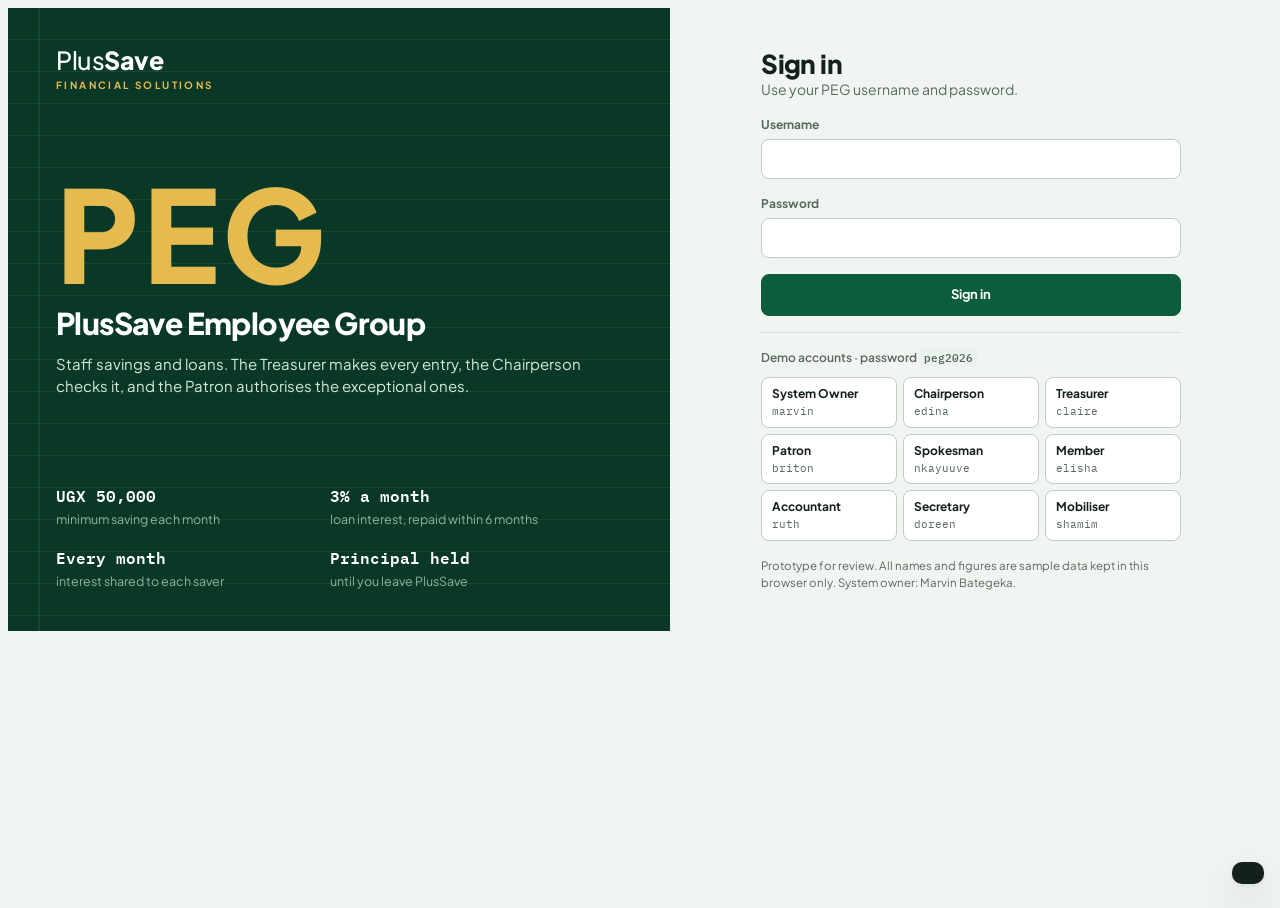
<file: index.html>
<!doctype html>
<html lang="en">
<head>
<meta charset="utf-8">
<meta name="viewport" content="width=device-width, initial-scale=1, viewport-fit=cover">
<title>PlusSave PEG System</title>
<meta name="claude:viewport-fit-sides" content="cover">
<link rel="preconnect" href="https://fonts.googleapis.com">
<link rel="preconnect" href="https://fonts.gstatic.com" crossorigin>
<link rel="stylesheet" href="https://fonts.googleapis.com/css2?family=IBM+Plex+Mono:wght@400;500;600&family=Plus+Jakarta+Sans:wght@400;500;600;700;800&display=swap">
<style>
/* Layout: a deep PlusSave-green rail holds the logo and role menu; the workspace reads like a ledger, and every entry carries a stamp trail (made, checked, authorised). */
:root{
  --bg:#F1F5F2; --surface:#FFFFFF; --surface-2:#ECF2EE; --ink:#13211A; --muted:#58695F; --line:#D7E0D9; --line-strong:#BFCDC3;
  --brand:#0B5D3B; --brand-hover:#084A2F; --brand-ink:#FFFFFF; --brand-soft:#DBEEE2; --brand-text:#0B5D3B;
  --gold:#946A0C; --gold-soft:#F6EBCB;
  --ok:#1D7246; --ok-soft:#DCF0E3; --warn:#925C00; --warn-soft:#FAEACA; --bad:#B42318; --bad-soft:#FCE2DE; --info:#1B5898; --info-soft:#DDE8F5; --plum:#7A3E8F; --on-bad:#FFFFFF;
  --rail:#0A3826; --rail-ink:#D6EADF; --rail-muted:#8CB59F; --rail-active:#13553A; --rail-line:#15492F; --rail-gold:#E5BB50; --rail-on:#FFFFFF; --logo-bg:#FFFFFF;
  --scrim:rgba(5,22,13,.48);
  --shadow-lg:0 2px 6px rgba(8,36,22,.08),0 18px 48px rgba(8,36,22,.18);
  --r:10px;
  --f-ui:'Plus Jakarta Sans',system-ui,-apple-system,'Segoe UI',Roboto,sans-serif;
  --f-num:'IBM Plex Mono',ui-monospace,SFMono-Regular,Menlo,Consolas,monospace;
  color-scheme:light;
}
:root[data-theme="dark"]{
  --bg:#0B1410; --surface:#111C17; --surface-2:#16241D; --ink:#E2ECE6; --muted:#93A79B; --line:#21332A; --line-strong:#2F453A;
  --brand:#2E9F68; --brand-hover:#37B377; --brand-ink:#03130A; --brand-soft:#16372A; --brand-text:#5DCB93;
  --gold:#E2B54C; --gold-soft:#372C11;
  --ok:#5DCB93; --ok-soft:#133428; --warn:#E8AD45; --warn-soft:#382A0F; --bad:#F2877B; --bad-soft:#3D1B17; --info:#88B7EE; --info-soft:#162A43; --plum:#C69BD8; --on-bad:#1A0503;
  --rail:#07110D; --rail-ink:#D0E4D8; --rail-muted:#7D9A8A; --rail-active:#123324; --rail-line:#14261D; --rail-gold:#E5BB50; --rail-on:#FFFFFF; --logo-bg:#FFFFFF;
  --scrim:rgba(0,0,0,.62); --shadow-lg:0 2px 6px rgba(0,0,0,.4),0 18px 48px rgba(0,0,0,.5);
  color-scheme:dark}
*{box-sizing:border-box}
html,body{height:100%}
body{background:var(--bg);color:var(--ink);font-family:var(--f-ui);font-size:14px;line-height:1.5;-webkit-font-smoothing:antialiased}
body.noscroll{overflow:hidden}
body::before{content:"";position:fixed;inset:0 0 auto;height:env(safe-area-inset-top,0px);z-index:10;background:var(--surface)}
button,input,select,textarea{font:inherit;color:inherit}
h1,h2,h3,h4{margin:0;line-height:1.2;text-wrap:balance}
p{margin:0}
code{font-family:var(--f-num);font-size:.9em;background:var(--surface-2);padding:1px 5px;border-radius:4px;overflow-wrap:anywhere}
.sr{position:absolute;width:1px;height:1px;overflow:hidden;clip:rect(0 0 0 0);white-space:nowrap}
:focus-visible{outline:2px solid var(--brand);outline-offset:2px}
.muted{color:var(--muted)} .small{font-size:12.5px}
.mono{font-family:var(--f-num);font-variant-numeric:tabular-nums}
.ic{width:18px;height:18px;display:block;flex:none}
.ic.flip{transform:rotate(180deg)}
.link-btn{background:none;border:0;padding:0;color:var(--brand-text);font-weight:600;cursor:pointer;font-size:12.5px}
#app{min-height:100%}

/* ---------- shell ---------- */
.shell{display:grid;grid-template-columns:256px minmax(0,1fr);min-height:100%}
.rail{background:var(--rail);color:var(--rail-ink);position:sticky;top:0;height:100vh;overflow-y:auto;display:flex;flex-direction:column;padding-block:20px 16px;padding-right:14px;padding-left:max(14px,env(safe-area-inset-left,0px))}
.rail-brand{padding:4px 8px 18px;border-bottom:1px solid var(--rail-line);margin-bottom:12px;display:grid;gap:14px}
.wordmark{display:flex;flex-direction:column;line-height:1;color:var(--rail-on)}
.wm-1{font-size:25px;font-weight:500;letter-spacing:-.02em}
.wm-1 b{font-weight:800}
.wm-2{font-size:10px;letter-spacing:.24em;text-transform:uppercase;margin-top:7px;color:var(--rail-gold);font-weight:700}
.logo-img{background:var(--logo-bg);border-radius:8px;padding:8px 10px;display:inline-flex;max-width:210px;justify-self:start}
.logo-img img{max-height:46px;width:auto;display:block}
.rail-peg{display:flex;align-items:center;gap:9px;font-size:12px;color:var(--rail-muted);font-weight:600}
.peg-mark{font-weight:800;font-size:11.5px;letter-spacing:.16em;color:var(--rail);background:var(--rail-gold);padding:3px 7px;border-radius:4px}
.rail-nav{display:grid;gap:14px;flex:1;align-content:start}
.rail-group{display:grid;gap:2px}
.rail-label{font-size:10.5px;text-transform:uppercase;letter-spacing:.14em;color:var(--rail-muted);font-weight:700;padding:6px 10px}
.rail-item{display:flex;align-items:center;gap:10px;width:100%;text-align:left;background:none;border:0;color:var(--rail-ink);padding:8px 10px;border-radius:8px;cursor:pointer;font-weight:500;font-size:13.5px}
.rail-item:hover{background:var(--rail-active)}
.rail-item.on{background:var(--rail-active);color:var(--rail-on);font-weight:700}
.rail-item .ic{width:18px;height:18px;opacity:.85}
.rail-item.on .ic{color:var(--rail-gold);opacity:1}
.rail-item .lock{margin-left:auto;display:flex;opacity:.55}
.rail-item .lock .ic{width:13px;height:13px}
.rail-badge{margin-left:auto;background:var(--rail-gold);color:var(--rail);font-size:11px;font-weight:800;border-radius:999px;padding:0 7px;min-width:20px;text-align:center;line-height:18px}
.rail-item .lock + .rail-badge{margin-left:6px}
.rail-foot{font-size:11px;color:var(--rail-muted);padding:12px 10px 0;border-top:1px solid var(--rail-line);margin-top:12px;display:grid;gap:8px}
.rail-foot select{display:none;height:34px;border-radius:8px;border:1px solid var(--rail-line);background:var(--rail-active);color:var(--rail-ink);padding:0 8px;font-size:12.5px;width:100%}
.main{min-width:0;display:flex;flex-direction:column}
.topbar{position:sticky;top:env(safe-area-inset-top,0px);z-index:20;background:var(--surface);border-bottom:1px solid var(--line);display:flex;align-items:center;gap:14px;padding-block:12px;padding-left:28px;padding-right:max(20px,env(safe-area-inset-right,0px))}
.tb-title{min-width:0;flex:1}
.tb-crumb{font-size:10.5px;letter-spacing:.14em;text-transform:uppercase;color:var(--muted);font-weight:700;display:flex;gap:8px;align-items:center}
.tb-crumb .conf{color:var(--gold);display:inline-flex;gap:4px;align-items:center}
.tb-crumb .conf .ic{width:12px;height:12px}
.tb-title h1{font-size:20px;font-weight:800;letter-spacing:-.01em}
.tb-right{display:flex;align-items:center;gap:10px}
.switch-acct{display:flex;flex-direction:column;gap:2px}
.switch-acct span{font-size:10px;text-transform:uppercase;letter-spacing:.1em;color:var(--muted);font-weight:700}
.switch-acct select{height:32px;border-radius:8px;border:1px solid var(--line-strong);background:var(--surface-2);padding:0 8px;font-size:12.5px;max-width:200px}
.me{display:flex;align-items:center;gap:8px}
.avatar{width:34px;height:34px;border-radius:50%;background:var(--brand-soft);color:var(--brand-text);display:grid;place-items:center;font-weight:800;font-size:12.5px;flex:none}
.me-txt{display:flex;flex-direction:column;line-height:1.25}
.me-txt b{font-size:13px} .me-txt span{font-size:11.5px;color:var(--muted)}
.icon-btn{width:36px;height:36px;border-radius:8px;border:1px solid var(--line);background:var(--surface);display:grid;place-items:center;cursor:pointer;color:var(--ink);flex:none;padding:0}
.icon-btn:hover{background:var(--surface-2)}
.menu-btn{display:none}
.content{padding-block:24px 56px;padding-left:28px;padding-right:max(28px,env(safe-area-inset-right,0px));display:grid;gap:20px;align-content:start;max-width:1340px;width:100%}
.scrim{position:fixed;inset:0;background:var(--scrim);z-index:55}
@media (max-width:960px){
  .shell{grid-template-columns:minmax(0,1fr)}
  .rail{position:fixed;inset:0 auto 0 0;width:min(290px,86vw);height:100%;transform:translateX(-102%);transition:transform .22s ease;z-index:60;padding-top:max(20px,env(safe-area-inset-top,0px))}
  .rail.open{transform:none}
  .rail-foot select{display:block}
  .menu-btn{display:grid}
  .topbar{padding-left:max(16px,env(safe-area-inset-left,0px));padding-right:max(16px,env(safe-area-inset-right,0px))}
  .content{padding-left:max(16px,env(safe-area-inset-left,0px));padding-right:max(16px,env(safe-area-inset-right,0px))}
  .me-txt,.switch-acct{display:none}
}
@media (prefers-reduced-motion:reduce){.rail{transition:none}}

/* ---------- building blocks ---------- */
.panel{background:var(--surface);border:1px solid var(--line);border-radius:var(--r);padding:18px 20px;min-width:0}
.sec{display:flex;align-items:center;justify-content:space-between;gap:10px 12px;flex-wrap:wrap}
.panel > .sec{margin-bottom:12px}
.sec h2{font-size:15px;font-weight:800;letter-spacing:-.005em}
.sec .sub{font-size:12.5px;color:var(--muted);font-weight:500}
.sec-r{display:flex;gap:8px;align-items:center;flex-wrap:wrap}
.stack{display:grid;gap:12px;min-width:0}
.cols2{display:grid;grid-template-columns:repeat(2,minmax(0,1fr));gap:20px;align-items:start}
.cols-21{display:grid;grid-template-columns:minmax(0,1.6fr) minmax(0,1fr);gap:20px;align-items:start}
@media (max-width:900px){.cols2,.cols-21{grid-template-columns:minmax(0,1fr)}}
.hero{display:flex;justify-content:space-between;align-items:flex-end;gap:16px;flex-wrap:wrap}
.eyebrow{font-size:11px;text-transform:uppercase;letter-spacing:.14em;color:var(--muted);font-weight:700}
.hero-h{font-size:clamp(22px,3vw,30px);font-weight:800;letter-spacing:-.025em;margin-top:4px}
.hero-p{color:var(--muted);margin-top:4px;max-width:64ch}
.hero-act{display:flex;gap:8px;flex-wrap:wrap}
.kpis{display:grid;grid-template-columns:repeat(4,minmax(0,1fr));gap:12px}
.kpis.k3{grid-template-columns:repeat(3,minmax(0,1fr))}
@media (max-width:1100px){.kpis{grid-template-columns:repeat(2,minmax(0,1fr))}}
@media (max-width:700px){.kpis.k3{grid-template-columns:minmax(0,1fr)}}
@media (max-width:470px){.kpis{grid-template-columns:minmax(0,1fr)}}
.kpi{background:var(--surface);border:1px solid var(--line);border-radius:var(--r);padding:14px 16px;min-width:0}
.kpis.flat .kpi{background:var(--surface-2);border-color:transparent}
.kpi .lbl{font-size:10.5px;text-transform:uppercase;letter-spacing:.09em;color:var(--muted);font-weight:700}
.kpi .val{font-family:var(--f-num);font-variant-numeric:tabular-nums;font-size:21px;font-weight:600;margin-top:6px;overflow-wrap:anywhere;line-height:1.2}
.cur{font-size:.58em;color:var(--muted);margin-right:5px;font-weight:500;letter-spacing:.04em}
.kpi .sub{font-size:12px;color:var(--muted);margin-top:5px}
.kpi.gold .val{color:var(--gold)} .kpi.bad .val{color:var(--bad)} .kpi.ok .val{color:var(--ok)} .kpi.warn .val{color:var(--warn)}
.group-label{font-size:11px;text-transform:uppercase;letter-spacing:.14em;color:var(--muted);font-weight:800;margin-bottom:-8px}
.tbl{overflow-x:auto;border:1px solid var(--line);border-radius:var(--r);background:var(--surface)}
.tbl table{width:100%;border-collapse:collapse;min-width:680px}
.tbl.fit table{min-width:0}
.panel .tbl{border-radius:8px}
th{font-size:10.5px;text-transform:uppercase;letter-spacing:.08em;color:var(--muted);text-align:left;padding:10px 12px;border-bottom:1px solid var(--line);font-weight:700;white-space:nowrap;background:var(--surface-2)}
td{padding:10px 12px;border-bottom:1px solid var(--line);vertical-align:middle}
tbody tr:last-child td{border-bottom:0}
tr.click{cursor:pointer} tr.click:hover td{background:var(--surface-2)}
td.num,th.num{text-align:right;font-family:var(--f-num);font-variant-numeric:tabular-nums;white-space:nowrap}
th.num{font-family:var(--f-ui)}
tfoot td{font-weight:700;border-top:1px solid var(--line-strong);background:var(--surface-2);border-bottom:0}
.cell-sub{display:block;font-size:12px;color:var(--muted)}
.row-act{white-space:nowrap;text-align:right}
.row-act .btn + .btn{margin-left:6px}
.empty{padding:22px;text-align:center;color:var(--muted);font-size:13px}
.btn{display:inline-flex;align-items:center;justify-content:center;gap:7px;height:36px;padding:0 14px;border-radius:8px;border:1px solid var(--line-strong);background:var(--surface);color:var(--ink);font-weight:700;font-size:13px;cursor:pointer;white-space:nowrap}
.btn:hover{background:var(--surface-2)}
.btn .ic{width:16px;height:16px}
.btn.primary{background:var(--brand);border-color:var(--brand);color:var(--brand-ink)}
.btn.primary:hover{background:var(--brand-hover)}
.btn.danger{color:var(--bad);border-color:var(--bad);background:var(--surface)}
.btn.danger:hover{background:var(--bad-soft)}
.btn.sm{height:30px;padding:0 10px;font-size:12.5px}
.btn.block{width:100%;height:42px}
.btn:disabled{opacity:.5;cursor:not-allowed}
.pill{display:inline-flex;align-items:center;gap:5px;padding:1px 9px;border-radius:999px;font-size:11.5px;font-weight:700;white-space:nowrap;line-height:1.7}
.pill.ok{background:var(--ok-soft);color:var(--ok)} .pill.warn{background:var(--warn-soft);color:var(--warn)} .pill.bad{background:var(--bad-soft);color:var(--bad)} .pill.info{background:var(--info-soft);color:var(--info)} .pill.gold{background:var(--gold-soft);color:var(--gold)} .pill.muted{background:var(--surface-2);color:var(--muted)}
.tabs{display:flex;gap:2px;border-bottom:1px solid var(--line);overflow-x:auto;scrollbar-width:none}
.tabs::-webkit-scrollbar{display:none}
.tab{background:none;border:0;border-bottom:2px solid transparent;padding:10px 12px;font-weight:700;color:var(--muted);cursor:pointer;white-space:nowrap;font-size:13.5px;margin-bottom:-1px}
.tab:hover{color:var(--ink)}
.tab.on{color:var(--brand-text);border-bottom-color:var(--brand)}
.tn{display:inline-block;background:var(--brand-soft);color:var(--brand-text);border-radius:999px;padding:0 7px;font-size:11px;margin-left:4px;line-height:17px}
.chips{display:flex;gap:6px;flex-wrap:wrap}
.chip-f{display:inline-flex;align-items:center;gap:6px;border:1px solid var(--line-strong);background:var(--surface);border-radius:999px;padding:4px 12px;font-size:12.5px;font-weight:700;cursor:pointer;color:var(--muted)}
.chip-f.on{background:var(--ink);color:var(--surface);border-color:var(--ink)}
.conf-banner{display:flex;gap:10px;align-items:flex-start;background:var(--gold-soft);color:var(--ink);border-radius:var(--r);padding:10px 14px;font-size:13px}
.conf-banner .ic{width:16px;height:16px;color:var(--gold);margin-top:2px}
.rules{display:flex;gap:10px 14px;align-items:center;flex-wrap:wrap;background:var(--brand-soft);border-radius:var(--r);padding:11px 14px;font-size:13px}
.rules > span{flex:1;min-width:220px}
.rules .ic{width:16px;height:16px;color:var(--brand-text)}
.warnbox{display:flex;gap:10px;align-items:flex-start;background:var(--warn-soft);color:var(--ink);border-radius:8px;padding:10px 12px;font-size:13px}
.warnbox .ic{width:16px;height:16px;color:var(--warn);margin-top:2px}
.badbox{display:flex;gap:10px;align-items:flex-start;background:var(--bad-soft);color:var(--ink);border-radius:8px;padding:10px 12px;font-size:13px}
.badbox .ic{width:16px;height:16px;color:var(--bad);margin-top:2px}

/* stamp trail: the maker-checker signature */
.trail{display:flex;flex-wrap:wrap;align-items:center;gap:6px}
.trail-sep{color:var(--line-strong);display:flex}
.trail-sep .ic{width:14px;height:14px}
.stamp{display:flex;align-items:center;gap:7px;border:1.5px solid currentColor;border-radius:7px;padding:5px 10px 5px 7px;font-size:11.5px;line-height:1.3;background:var(--surface)}
.stamp b{display:block;font-size:9.5px;letter-spacing:.1em;text-transform:uppercase;font-weight:800}
.stamp .st-who{display:block;color:var(--ink);font-weight:500}
.stamp .ic{width:15px;height:15px}
.stamp.done{color:var(--ok)} .stamp.no{color:var(--bad)} .stamp.wait{color:var(--muted);border-style:dashed}
.stamp.wait .st-who{color:var(--muted)}
.mini-trail{display:inline-flex;gap:3px;align-items:center}
.mt{width:18px;height:18px;border-radius:50%;display:grid;place-items:center;border:1.5px solid currentColor}
.mt .ic{width:11px;height:11px}
.mt.done{color:var(--ok)} .mt.no{color:var(--bad)} .mt.wait{color:var(--line-strong);border-style:dashed}

/* forms */
.form{display:grid;gap:14px}
.field{display:grid;gap:5px;min-width:0;align-content:start}
.field label,.lbl-s{font-size:12px;font-weight:700;color:var(--muted)}
.field input,.field select,.field textarea{height:40px;border:1px solid var(--line-strong);border-radius:8px;padding:0 11px;background:var(--surface);color:var(--ink);width:100%;min-width:0}
.field textarea{height:auto;min-height:80px;padding:9px 11px;resize:vertical}
.field input[readonly]{background:var(--surface-2)}
.field select:disabled{background:var(--surface-2);opacity:1}
.hint{font-size:12px;color:var(--muted)}
.grid2{display:grid;grid-template-columns:repeat(2,minmax(0,1fr));gap:12px}
.grid3{display:grid;grid-template-columns:repeat(3,minmax(0,1fr));gap:12px}
@media (max-width:560px){.grid2,.grid3{grid-template-columns:minmax(0,1fr)}}
.form-actions{display:flex;justify-content:flex-end;gap:8px;flex-wrap:wrap;padding-top:2px}
.form-err{background:var(--bad-soft);color:var(--bad);padding:9px 12px;border-radius:8px;font-weight:600;font-size:13px}
.maker-note{display:flex;gap:9px;align-items:flex-start;font-size:12.5px;color:var(--muted);background:var(--surface-2);padding:10px 12px;border-radius:8px}
.maker-note .ic{width:16px;height:16px;margin-top:1px;color:var(--brand-text)}
.fieldset{border:1px solid var(--line);border-radius:var(--r);padding:14px;display:grid;gap:12px}
.fieldset h4{font-size:12px;text-transform:uppercase;letter-spacing:.1em;color:var(--muted);font-weight:800}

/* modal */
.modal-back{position:fixed;inset:0;background:var(--scrim);z-index:100;display:flex;align-items:flex-start;justify-content:center;overflow-y:auto;padding-top:max(24px,env(safe-area-inset-top,0px));padding-bottom:max(24px,env(safe-area-inset-bottom,0px));padding-left:max(16px,env(safe-area-inset-left,0px));padding-right:max(16px,env(safe-area-inset-right,0px))}
.modal{background:var(--surface);color:var(--ink);border-radius:14px;width:min(620px,100%);box-shadow:var(--shadow-lg);margin:auto 0;min-width:0}
.modal.wide{width:min(920px,100%)}
.mdl-h{display:flex;align-items:center;justify-content:space-between;gap:12px;padding:16px 20px;border-bottom:1px solid var(--line)}
.mdl-h h3{font-size:16px;font-weight:800}
.mdl-b{padding:18px 20px 20px;display:grid;gap:16px;min-width:0}
.copy-area{width:100%;min-height:220px;font-family:var(--f-num);font-size:12px;border:1px solid var(--line-strong);border-radius:8px;padding:10px;background:var(--surface-2);color:var(--ink)}

/* details lists */
.kv{display:grid;grid-template-columns:repeat(auto-fill,minmax(165px,1fr));gap:12px 18px;margin:0}
.kv dt{font-size:10.5px;text-transform:uppercase;letter-spacing:.08em;color:var(--muted);font-weight:700}
.kv dd{margin:2px 0 0;font-weight:600;overflow-wrap:anywhere}
.checks{list-style:none;margin:0;padding:0;display:grid;gap:7px}
.checks li{display:grid;grid-template-columns:18px minmax(0,1fr) auto;gap:8px;align-items:center;font-size:13px}
.checks li .ic{width:16px;height:16px}
.checks li.ok .ic{color:var(--ok)} .checks li.bad .ic{color:var(--bad)} .checks li.soft .ic{color:var(--warn)}
.checks li.bad span{font-weight:700}
.checks em{font-style:normal;color:var(--muted);font-size:12px;text-align:right}
.lp{display:grid;grid-template-columns:minmax(0,1fr) minmax(0,1.25fr);gap:18px;background:var(--surface-2);border-radius:var(--r);padding:14px 16px}
.lp-fig{display:grid;grid-template-columns:repeat(2,minmax(0,1fr));gap:12px;align-content:start}
.lp-fig b{display:block;font-size:15px;margin-top:2px}
@media (max-width:640px){.lp{grid-template-columns:minmax(0,1fr)}}

/* approvals */
.ap-list{display:grid;gap:14px}
.ap-card{background:var(--surface);border:1px solid var(--line);border-radius:var(--r);padding:16px 18px;display:grid;gap:14px;min-width:0}
.modal .ap-card{border:0;padding:0}
.ap-h{display:flex;justify-content:space-between;gap:12px;align-items:flex-start;flex-wrap:wrap}
.ap-type{font-weight:800;font-size:15px;display:flex;gap:8px;align-items:center;flex-wrap:wrap}
.ap-ref{font-family:var(--f-num);font-size:12px;color:var(--muted);margin-top:3px}
.ap-amt{font-family:var(--f-num);font-size:20px;font-weight:600;white-space:nowrap}
.ap-act{display:flex;gap:8px;flex-wrap:wrap;align-items:center;border-top:1px solid var(--line);padding-top:14px}
.ap-act input{flex:1;min-width:180px;height:36px;border:1px solid var(--line-strong);border-radius:8px;padding:0 10px;background:var(--surface);color:var(--ink)}
.selfnote{font-size:12.5px;color:var(--warn);font-weight:700}
.notes{display:grid;gap:8px}
.note{background:var(--surface-2);border-radius:8px;padding:9px 12px;font-size:13px}
.note b{font-size:12px} .note span{font-size:11.5px;color:var(--muted);margin-left:6px}
.note p{margin-top:3px}
details.more summary{cursor:pointer;font-weight:700;font-size:12.5px;color:var(--brand-text);padding:4px 0}
details.more[open] summary{margin-bottom:8px}

/* desk */
.desk{display:grid}
.desk-row{display:grid;grid-template-columns:40px minmax(0,1fr) auto;gap:12px;align-items:center;padding:10px 0;border-bottom:1px solid var(--line)}
.desk-row:last-child{border-bottom:0}
.desk-n{font-family:var(--f-num);font-weight:600;font-size:19px;color:var(--brand-text);text-align:center;display:grid;place-items:center}
.desk-n.zero{color:var(--muted);opacity:.55}
.desk-n .ic{width:18px;height:18px;color:var(--gold)}
.desk-l{font-size:13.5px}

/* notices and events */
.notice{padding:12px 0;border-bottom:1px solid var(--line);display:grid;gap:4px}
.notice:first-child{padding-top:0}
.notice:last-child{border-bottom:0;padding-bottom:0}
.notice h4{font-size:14px;font-weight:700;display:flex;gap:6px;align-items:center;flex-wrap:wrap}
.notice h4 .ic{width:14px;height:14px;color:var(--gold)}
.notice p{color:var(--muted);font-size:13px;max-width:72ch}
.notice .meta{font-size:11.5px;color:var(--muted);display:flex;gap:12px;flex-wrap:wrap;align-items:center}
.ev{display:grid;grid-template-columns:50px minmax(0,1fr);gap:12px;padding:10px 0;border-bottom:1px solid var(--line);align-items:start}
.ev:last-child{border-bottom:0}
.ev-date{border:1px solid var(--line);border-radius:8px;text-align:center;padding:5px 0 4px;line-height:1.1;background:var(--surface)}
.ev-date b{display:block;font-size:17px;font-family:var(--f-num);font-weight:600}
.ev-date span{font-size:10px;text-transform:uppercase;letter-spacing:.1em;color:var(--muted);font-weight:700}
.ev-t{font-weight:700;font-size:13.5px}
.ev-type{font-size:11px;font-weight:800;display:inline-flex;align-items:center;gap:5px;color:var(--ev);text-transform:uppercase;letter-spacing:.06em}
.t-meeting{--ev:var(--brand-text)} .t-general{--ev:var(--info)} .t-deadline{--ev:var(--warn)} .t-finance{--ev:var(--gold)} .t-activity{--ev:var(--plum)}
.dot{width:8px;height:8px;border-radius:50%;display:inline-block;flex:none;background:var(--ev)}

/* calendar */
.cal-head{display:flex;gap:12px;align-items:center;justify-content:space-between;flex-wrap:wrap}
.yr{display:flex;gap:8px;align-items:center}
.yr b{font-family:var(--f-num);font-size:20px;font-weight:600;min-width:56px;text-align:center}
.cal-wrap{display:grid;grid-template-columns:minmax(0,1fr) 330px;gap:20px;align-items:start}
@media (max-width:1180px){.cal-wrap{grid-template-columns:minmax(0,1fr)}}
.year{display:grid;grid-template-columns:repeat(3,minmax(0,1fr));gap:12px}
@media (max-width:1380px){.year{grid-template-columns:repeat(2,minmax(0,1fr))}}
@media (max-width:1180px){.year{grid-template-columns:repeat(3,minmax(0,1fr))}}
@media (max-width:820px){.year{grid-template-columns:repeat(2,minmax(0,1fr))}}
@media (max-width:540px){.year{grid-template-columns:minmax(0,1fr)}}
.mon{background:var(--surface);border:1px solid var(--line);border-radius:var(--r);padding:12px;min-width:0}
.mon h4{font-size:13px;font-weight:800;margin-bottom:8px;display:flex;justify-content:space-between;gap:8px}
.mon h4 span{color:var(--muted);font-weight:600;font-size:11px}
.dgrid{display:grid;grid-template-columns:repeat(7,minmax(0,1fr));gap:2px}
.dh{font-size:10px;text-align:center;color:var(--muted);font-weight:700;padding-bottom:2px}
.day{position:relative;aspect-ratio:1/1;max-width:100%;border:0;background:none;border-radius:6px;font-size:11.5px;font-family:var(--f-num);cursor:pointer;color:var(--ink);padding:0;display:flex;align-items:flex-start;justify-content:center;padding-top:14%}
.day:hover{background:var(--surface-2)}
.day.wk{color:var(--muted)}
.day.today{background:var(--brand);color:var(--brand-ink);font-weight:700}
.day.sel{box-shadow:inset 0 0 0 2px var(--gold)}
.day .dots{position:absolute;bottom:13%;left:0;right:0;display:flex;justify-content:center;gap:2px}
.day .dot{width:5px;height:5px}
.day.today .dot{box-shadow:0 0 0 1px var(--brand-ink)}

/* charts */
.chart{display:grid;grid-template-columns:52px minmax(0,1fr);padding-top:8px}
.cy{position:relative}
.cy span{position:absolute;right:8px;transform:translateY(50%);font:500 10.5px var(--f-num);color:var(--muted);white-space:nowrap}
.cp{position:relative;border-bottom:1px solid var(--line-strong)}
.gl{position:absolute;left:0;right:0;border-top:1px dashed var(--line)}
.cols{position:absolute;inset:0;display:flex;align-items:flex-end;gap:8px;padding:0 6px}
.col{flex:1;min-width:0;height:100%;display:flex;align-items:flex-end;justify-content:center;gap:2px}
.bar{flex:1;max-width:30px;border-radius:3px 3px 0 0}
.cx{display:flex;gap:8px;padding:6px 6px 0;grid-column:2}
.cx span{flex:1;min-width:0;text-align:center;font-size:11px;color:var(--muted);overflow:hidden}
@media (max-width:600px){.cols,.cx{gap:3px;padding-inline:2px}.cx span{font-size:9.5px}}
.legend{display:flex;gap:14px;font-size:12px;color:var(--muted);flex-wrap:wrap}
.legend i{display:inline-block;width:10px;height:10px;border-radius:2px;margin-right:6px;vertical-align:-1px}
.hbar{height:8px;border-radius:4px;background:var(--surface-2);overflow:hidden;min-width:90px}
.hbar i{display:block;height:100%;border-radius:4px}
.prog{height:10px;border-radius:999px;background:var(--surface-2);overflow:hidden}
.prog i{display:block;height:100%;background:var(--brand);border-radius:999px}
.heat td.hc{text-align:center;font-family:var(--f-num);font-size:11.5px;padding:8px 5px}
.hc.met{background:var(--ok-soft);color:var(--ok)} .hc.low{background:var(--warn-soft);color:var(--warn)} .hc.miss{background:var(--bad-soft);color:var(--bad)} .hc.pend{background:var(--info-soft);color:var(--info)} .hc.na{color:var(--line-strong)}
.heat td,.heat th{border-right:1px solid var(--line)}
.wf{display:grid}
.wf-row{display:grid;grid-template-columns:minmax(0,1fr) auto;gap:12px;padding:11px 0;border-bottom:1px solid var(--line);align-items:center}
.wf-row .num{font-family:var(--f-num);font-variant-numeric:tabular-nums}
.wf-row.total{border-bottom:0;border-top:2px solid var(--ink);font-weight:800;font-size:15px}
.wf-row .cell-sub{font-weight:400}
.neg{color:var(--bad)}
.pos-table td:first-child{font-weight:600}
.pos-table tr.sub td{font-weight:400;color:var(--muted);padding-left:24px}

/* treasury actions */
.actgrid{display:grid;grid-template-columns:repeat(4,minmax(0,1fr));gap:10px}
@media (max-width:1100px){.actgrid{grid-template-columns:repeat(2,minmax(0,1fr))}}
@media (max-width:470px){.actgrid{grid-template-columns:minmax(0,1fr)}}
.act{display:grid;grid-template-columns:36px minmax(0,1fr);gap:11px;align-items:center;text-align:left;border:1px solid var(--line);background:var(--surface);border-radius:var(--r);padding:12px;cursor:pointer;color:var(--ink)}
.act:hover{border-color:var(--brand)}
.ai{width:36px;height:36px;border-radius:8px;background:var(--brand-soft);color:var(--brand-text);display:grid;place-items:center}
.act b{display:block;font-size:13.5px}
.act span{font-size:12px;color:var(--muted)}

/* mobilisation board */
.board{display:grid;grid-template-columns:repeat(3,minmax(0,1fr));gap:12px}
@media (max-width:760px){.board{grid-template-columns:minmax(0,1fr)}}
.bcol{background:var(--surface-2);border-radius:var(--r);padding:10px;display:grid;gap:8px;align-content:start;min-width:0}
.bcol h4{font-size:11px;text-transform:uppercase;letter-spacing:.1em;color:var(--muted);padding:2px 4px;font-weight:800;display:flex;justify-content:space-between}
.bcard{background:var(--surface);border:1px solid var(--line);border-radius:8px;padding:10px 12px;display:grid;gap:6px}
.bcard b{font-size:13.5px}
.bcard .row{display:flex;gap:6px;flex-wrap:wrap}
.name-chips{display:flex;gap:6px;flex-wrap:wrap}
.nchip{background:var(--surface-2);border-radius:999px;padding:3px 10px;font-size:12.5px;font-weight:600}

/* minutes */
details.mins{border:1px solid var(--line);border-radius:var(--r);background:var(--surface)}
details.mins summary{cursor:pointer;padding:14px 16px;display:flex;justify-content:space-between;gap:12px;list-style:none;flex-wrap:wrap;align-items:center}
details.mins summary::-webkit-details-marker{display:none}
details.mins summary b{font-size:14.5px}
.mins-b{padding:0 16px 16px;display:grid;gap:10px}
.mins-b ol{margin:0;padding-left:20px;display:grid;gap:4px}

/* login */
.login{min-height:100%;display:grid;grid-template-columns:minmax(0,1.1fr) minmax(0,1fr)}
.login-brand{color:var(--rail-ink);padding-block:40px;padding-left:max(48px,env(safe-area-inset-left,0px));padding-right:48px;display:flex;flex-direction:column;justify-content:space-between;gap:40px;
  background-color:var(--rail);
  background-image:linear-gradient(90deg,transparent 0 calc(max(48px,env(safe-area-inset-left,0px)) - 18px),var(--rail-line) calc(max(48px,env(safe-area-inset-left,0px)) - 18px) calc(max(48px,env(safe-area-inset-left,0px)) - 16px),transparent 0),repeating-linear-gradient(180deg,transparent 0 31px,var(--rail-line) 31px 32px)}
.peg-big{font-size:clamp(68px,10vw,128px);font-weight:800;letter-spacing:.03em;line-height:.88;color:var(--rail-gold);display:block}
.lb-mid h1{font-size:clamp(22px,2.6vw,30px);font-weight:800;margin-top:16px;color:var(--rail-on);letter-spacing:-.02em}
.lb-mid p{margin-top:12px;max-width:48ch;color:var(--rail-ink);font-size:15px}
.lb-rules{display:grid;grid-template-columns:repeat(2,minmax(0,1fr));gap:18px 28px;margin:0;max-width:520px}
.lb-rules dt{font-family:var(--f-num);font-weight:600;font-size:16px;color:var(--rail-on)}
.lb-rules dd{margin:2px 0 0;font-size:12.5px;color:var(--rail-muted)}
.login-form{display:flex;align-items:center;justify-content:center;padding-block:40px;padding-left:24px;padding-right:max(24px,env(safe-area-inset-right,0px));background:var(--bg)}
.lf{width:min(420px,100%);display:grid;gap:16px}
.lf h2{font-size:26px;font-weight:800;letter-spacing:-.02em}
.demo{border-top:1px solid var(--line);padding-top:16px;display:grid;gap:10px}
.demo-h{font-size:12px;color:var(--muted);font-weight:600}
.demo-chips{display:grid;grid-template-columns:repeat(3,minmax(0,1fr));gap:6px}
.chip{display:flex;flex-direction:column;align-items:flex-start;border:1px solid var(--line-strong);background:var(--surface);border-radius:8px;padding:7px 10px;cursor:pointer;text-align:left;min-width:0;color:var(--ink)}
.chip b{font-size:12px} .chip span{font-size:11px;color:var(--muted);font-family:var(--f-num)}
.chip:hover{border-color:var(--brand)}
.proto-note{font-size:11.5px;color:var(--muted)}
@media (max-width:860px){
  .login{grid-template-columns:minmax(0,1fr)}
  .login-brand{padding-left:max(20px,env(safe-area-inset-left,0px));padding-right:max(20px,env(safe-area-inset-right,0px));padding-block:28px;gap:22px;background-image:repeating-linear-gradient(180deg,transparent 0 31px,var(--rail-line) 31px 32px)}
  .login-form{padding-left:max(16px,env(safe-area-inset-left,0px));padding-right:max(16px,env(safe-area-inset-right,0px));padding-block:28px}
  .demo-chips{grid-template-columns:repeat(2,minmax(0,1fr))}
}
.toast{position:fixed;right:max(16px,env(safe-area-inset-right,0px));bottom:max(16px,env(safe-area-inset-bottom,0px));z-index:200;display:flex;gap:9px;align-items:center;background:var(--ink);color:var(--surface);padding:11px 16px;border-radius:10px;box-shadow:var(--shadow-lg);font-weight:600;font-size:13px;max-width:min(440px,calc(100vw - 32px))}
.toast.bad{background:var(--bad);color:var(--on-bad)}
.toast .ic{width:16px;height:16px}
.brand-prev{display:flex;gap:12px;flex-wrap:wrap}
.brand-prev > div{border-radius:var(--r);padding:16px;min-width:220px}
.bp-dark{background:var(--rail)}
.bp-light{background:var(--surface-2)}
</style>

</head>
<body>
<div id="app"></div>
<div id="modal-root"></div>
<div id="toast" class="toast" hidden></div>

<script>
'use strict';
/* =========================================================
   PEG · PlusSave Employee Group · savings & loans prototype
   All data is sample data held in this browser.
   ========================================================= */
const KEY='peg-proto-v2';
const ROLE_LABEL={member:'Member',chair:'Chairperson',treasurer:'Treasurer',secretary:'Secretary',spokesman:'Spokesman',mobiliser:'Mobiliser',patron:'Patron',accountant:'Accountant',admin:'System Owner'};
const COMMITTEE=['chair','treasurer','secretary','spokesman','mobiliser','patron','accountant'];
const TREASURY_ROLES=['treasurer','chair','accountant','patron'];
const TYPE_LABEL={deposit:'Savings deposit',loan_booking:'Loan booking',repayment:'Loan repayment',interest_posting:'Monthly interest posting',interest_payout:'Annual interest payout',exit_settlement:'Exit settlement',ext_loan:'External borrowing',ext_repayment:'External loan repayment',membership:'New member registration'};
const EV_TYPES={meeting:'Committee meeting',general:'General meeting',deadline:'Deadline',finance:'Finance',activity:'Activity'};
const CHANNELS=['Salary deduction','Mobile money','Bank deposit','Cash'];
const PURPOSES=['School fees','Medical','Business','Rent','Asset purchase','Emergency','Development','Other'];
const DEPTS=['Executive Office','Operations','Finance','Credit','Agency Banking','Customer Service','Marketing','HR & Admin','IT'];
const MON=['Jan','Feb','Mar','Apr','May','Jun','Jul','Aug','Sep','Oct','Nov','Dec'];
const MONL=['January','February','March','April','May','June','July','August','September','October','November','December'];
const DEFAULT_SETTINGS={minMonthly:50000,contribDay:28,loanRate:3,loanMethod:'flat',maxMonths:6,bands:[{upTo:1000000,months:3},{upTo:3000000,months:4},{upTo:null,months:6}],loanMultiple:3,minSavingMonths:3,patronThreshold:5000000,distShare:90,reservePct:10,payoutMonth:12};

/* ---------- helpers ---------- */
const pad=n=>String(n).padStart(2,'0');
function D(s){const p=s.slice(0,10).split('-').map(Number);return new Date(Date.UTC(p[0],p[1]-1,p[2]||1))}
function isoOf(d){return d.toISOString().slice(0,10)}
function addDays(s,n){const d=D(s);d.setUTCDate(d.getUTCDate()+n);return isoOf(d)}
function addMonths(s,n){const d=D(s);const day=d.getUTCDate();const t=new Date(Date.UTC(d.getUTCFullYear(),d.getUTCMonth()+n,1));const last=new Date(Date.UTC(t.getUTCFullYear(),t.getUTCMonth()+1,0)).getUTCDate();t.setUTCDate(Math.min(day,last));return isoOf(t)}
function diffDays(a,b){return Math.round((D(a)-D(b))/864e5)}
function monthEnd(ym){const p=ym.split('-').map(Number);return isoOf(new Date(Date.UTC(p[0],p[1],0)))}
function nextYM(ym){return addMonths(ym+'-01',1).slice(0,7)}
function prevYM(ym){return addMonths(ym+'-01',-1).slice(0,7)}
function todayISO(){const n=new Date();return `${n.getFullYear()}-${pad(n.getMonth()+1)}-${pad(n.getDate())}`}
function nowStamp(){const n=new Date();return `${todayISO()}T${pad(n.getHours())}:${pad(n.getMinutes())}`}
const curYM=()=>todayISO().slice(0,7);
function fdate(s){if(!s)return '';const d=D(s);return `${d.getUTCDate()} ${MON[d.getUTCMonth()]} ${d.getUTCFullYear()}`}
function fdm(s){const d=D(s);return `${d.getUTCDate()} ${MON[d.getUTCMonth()]}`}
function fmon(ym){const p=ym.split('-').map(Number);return `${MON[p[1]-1]} ${p[0]}`}
function fstamp(s){if(!s)return '';return s.length>10?`${fdate(s)}, ${s.slice(11,16)}`:fdate(s)}
function ordinal(n){const s=['th','st','nd','rd'],v=n%100;return n+(s[(v-20)%10]||s[v]||s[0])}
const fmt=n=>Math.round(n||0).toLocaleString('en-US');
const ugx=n=>'UGX '+fmt(n);
const money=n=>`<span class="cur">UGX</span>${fmt(n)}`;
function shortUGX(n){if(n>=1e6)return (+(n/1e6).toFixed(2))+'M';if(n>=1e3)return Math.round(n/1e3)+'K';return String(Math.round(n))}
function esc(s){return String(s==null?'':s).replace(/[&<>"']/g,c=>({'&':'&amp;','<':'&lt;','>':'&gt;','"':'&quot;',"'":'&#39;'}[c]))}
const sum=a=>a.reduce((x,y)=>x+(+y||0),0);
function rng(seed){return function(){seed|=0;seed=seed+0x6D2B79F5|0;let t=Math.imul(seed^seed>>>15,1|seed);t=t+Math.imul(t^t>>>7,61|t)^t;return((t^t>>>14)>>>0)/4294967296}}
function niceMax(v){if(v<=0)return 1;const e=Math.pow(10,Math.floor(Math.log10(v)));const f=v/e;return (f<=1?1:f<=2?2:f<=2.5?2.5:f<=5?5:10)*e}
function initials(n){const p=n.split(' ').filter(Boolean);if(p.length===1)return p[0].slice(0,2).toUpperCase();return ((p[p.length-1]||'')[0]||'').toUpperCase()+((p[0]||'')[0]||'').toUpperCase()}
function given(n){const p=n.split(' ');return p[p.length-1]}

/* ---------- loan maths ---------- */
function schedule(P,ratePct,n,method,start){
  const r=ratePct/100,out=[];
  if(!(P>0)||!(n>0))return out;
  if(method==='reducing'){
    let bal=P;const inst=r===0?P/n:P*r/(1-Math.pow(1+r,-n));
    for(let i=1;i<=n;i++){const int=Math.round(bal*r);const pr=i===n?bal:Math.round(inst-int);bal-=pr;out.push({n:i,due:addMonths(start,i),principal:pr,interest:int,total:pr+int})}
  }else{
    const pr=Math.round(P/n),int=Math.round(P*r);
    for(let i=1;i<=n;i++){const p=i===n?P-pr*(n-1):pr;out.push({n:i,due:addMonths(start,i),principal:p,interest:int,total:p+int})}
  }
  return out;
}
function loanInfo(st,loan,today){
  const info={loan,sched:[],paid:0,balance:0,outP:0,arrears:0,days:0,splits:{},principalPaid:0,interestPaid:0,totalDue:0,next:null,missed:0,state:''};
  if(!loan.disbursedOn){
    info.state={requested:'Requested',declined:'Declined',in_approval:'In approval',rejected:'Rejected'}[loan.status]||loan.status;
    return info;
  }
  const sched=schedule(loan.amount,loan.rate,loan.months,loan.method,loan.disbursedOn).map(x=>Object.assign(x,{paidI:0,paidP:0}));
  const reps=st.txns.filter(t=>t.type==='repayment'&&t.loanId===loan.id&&t.status==='posted').sort((a,b)=>a.date.localeCompare(b.date)||a.id.localeCompare(b.id));
  let k=0;
  for(const t of reps){
    let rem=t.amount,si=0,sp=0;
    while(rem>0&&k<sched.length){
      const s=sched[k];
      const pi=Math.min(rem,s.interest-s.paidI);s.paidI+=pi;rem-=pi;si+=pi;
      const pp=Math.min(rem,s.principal-s.paidP);s.paidP+=pp;rem-=pp;sp+=pp;
      if(s.paidI>=s.interest&&s.paidP>=s.principal)k++;else break;
    }
    info.splits[t.id]={interest:si,principal:sp,date:t.date};
    info.interestPaid+=si;info.principalPaid+=sp;info.paid+=t.amount;
    info.lastPay=t.date;
  }
  info.sched=sched;info.totalDue=sum(sched.map(s=>s.total));
  const paidT=info.interestPaid+info.principalPaid;
  info.balance=Math.max(0,info.totalDue-paidT);
  info.outP=Math.max(0,loan.amount-info.principalPaid);
  const dueToDate=sum(sched.filter(s=>s.due<today).map(s=>s.total));
  info.arrears=Math.max(0,dueToDate-paidT);
  const fu=sched.find(s=>s.paidI+s.paidP<s.total);
  info.next=fu||null;
  if(fu&&fu.due<today)info.days=diffDays(today,fu.due);
  info.missed=sched.filter(s=>s.due<today&&s.paidI+s.paidP<s.total).length;
  info.state=info.balance<=0?'Closed':info.days>0?'In arrears':'Current';
  return info;
}
function maxTenure(amt){const s=S.settings;for(const b of s.bands){if(b.upTo==null||amt<=b.upTo)return Math.min(b.months,s.maxMonths)}return s.maxMonths}
function savingsAt(st,mid,date){let s=0;for(const t of st.txns){if(t.status!=='posted'||t.date>date||t.memberId!==mid)continue;if(t.type==='deposit')s+=t.amount;else if(t.type==='exit_settlement')s-=t.meta.savings}return s}
function interestBalAt(st,mid,date){let b=0;for(const t of st.txns){if(t.status!=='posted'||t.date>date)continue;if(t.type==='interest_posting'||t.type==='interest_payout'){const a=t.meta.alloc.find(x=>x.memberId===mid);if(a)b+=t.type==='interest_posting'?a.amount:-a.amount}else if(t.type==='exit_settlement'&&t.memberId===mid)b-=t.meta.interest}return b}
function computePosting(st,ym){
  const end=monthEnd(ym);let income=0,extInt=0;
  st.loans.forEach(l=>{if(!l.disbursedOn)return;const li=loanInfo(st,l,end);Object.values(li.splits).forEach(s=>{if(s.date.slice(0,7)===ym)income+=s.interest})});
  st.txns.forEach(t=>{if(t.type==='ext_repayment'&&t.status==='posted'&&t.date.slice(0,7)===ym)extInt+=t.meta.interest});
  const net=Math.max(0,income-extInt);const pool=Math.floor(net*st.settings.distShare/100);
  const bases=st.members.map(m=>({memberId:m.id,base:savingsAt(st,m.id,end)})).filter(b=>b.base>0);
  return {ym,income,extInt,net,pool,bases};
}
function allocate(pool,bases){const tot=sum(bases.map(b=>b.base));if(!tot||!(pool>0))return [];return bases.map(b=>({memberId:b.memberId,base:b.base,amount:Math.floor(pool*b.base/tot)})).filter(a=>a.amount>0)}

/* ---------- sample data ---------- */
function seed(){
  const R=rng(20261103);
  const st={v:1,settings:JSON.parse(JSON.stringify(DEFAULT_SETTINGS)),members:[],txns:[],loans:[],extLoans:[],events:[],notices:[],minutes:[],prospects:[],reminders:[],payNotices:[],audit:[],seq:{tx:0,ln:0,ext:0,ev:0,nt:0,mn:0,pr:0,pn:0},session:null,logo:null,page:'dashboard'};
  const MEM=[
    ['Edina','Operations','chair',200000,'2026-01-09','edina','104'],
    ['Claire','Finance','treasurer',150000,'2026-01-09','claire','121'],
    ['Atuhaire Doreen','HR & Admin','secretary',100000,'2026-01-09','doreen','131'],
    ['Nkayuuve','Marketing','spokesman',250000,'2026-01-09','nkayuuve','142'],
    ['Nakato Shamim','Customer Service','mobiliser',80000,'2026-01-09','shamim','155'],
    ['Briton','Executive Office','patron',300000,'2026-01-09','briton','101'],
    ['Achieng Ruth','Finance','accountant',120000,'2026-01-12','ruth','122'],
    ['Bategeka','Credit','member',300000,'2026-01-12','bategeka','161'],
    ['Elisha','Agency Banking','member',200000,'2026-01-15','elisha','171'],
    ['Tumusiime Edgar','IT','member',200000,'2026-01-15','edgar','181'],
    ['Babirye Sarah','Customer Service','member',100000,'2026-02-02','sarah','156'],
    ['Kato Isaac','Operations','member',200000,'2026-02-02','isaac','105'],
    ['Nabirye Esther','Credit','member',100000,'2026-03-03','esther','162'],
    ['Wasswa Peter','Agency Banking','member',150000,'2026-03-03','peter','172'],
    ['Akello Grace','Marketing','member',70000,'2026-04-06','grace','143'],
    ['Byaruhanga Moses','Operations','member',100000,'2026-01-12','moses','106'],
    ['Nalwoga Brenda','Customer Service','member',50000,'2026-01-15','brenda','157'],
    ['Opio Daniel','IT','member',250000,'2026-02-02','daniel','182'],
    ['Mutebi Ivan','Operations','member',100000,'2026-01-15','ivan','107']
  ];
  const exitPlan={'PEG-016':['2026-06-30','Resigned from PlusSave'],'PEG-017':['2026-08-31','Contract ended']};
  MEM.forEach((r,i)=>st.members.push({id:'PEG-'+String(i+1).padStart(3,'0'),name:r[0],dept:r[1],role:r[2],monthly:r[3],joined:r[4],username:r[5],password:'peg2026',ext:r[6],status:'Active',exitDate:null,exiting:false}));
  const mem=id=>st.members.find(m=>m.id===id);
  const T='PEG-002',C='PEG-001',P='PEG-006';
  const rt=(a,b)=>`${pad(a+Math.floor(R()*(b-a+1)))}:${pad(Math.floor(R()*60))}`;
  let tmp=0;
  function mk(o){
    const t={id:'tmp'+(tmp++),type:o.type,date:o.date,amount:o.amount,memberId:o.memberId||null,loanId:o.loanId||null,extLoanId:o.extLoanId||null,meta:o.meta||{},escalate:!!o.escalate,status:o.status||'posted',maker:{userId:o.maker||T,role:o.makerRole||'treasurer',at:(o.makeDate||o.date)+'T'+rt(8,11)},checks:[],notes:[]};
    const cd=o.checkDate||o.date;
    if(t.status==='posted'||t.status==='pending_patron')t.checks.push({userId:C,role:'chair',action:'approved',at:cd+'T'+rt(12,14),comment:''});
    if(t.status==='posted'&&t.escalate)t.checks.push({userId:P,role:'patron',action:'authorised',at:(o.patronDate||cd)+'T'+rt(15,17),comment:''});
    st.txns.push(t);return t;
  }
  const chPick=()=>{const x=R();return x<.55?'Salary deduction':x<.85?'Mobile money':'Bank deposit'};
  const refFor=(ch,ym)=>ch==='Salary deduction'?`SD-${ym.replace('-','')}`:ch==='Mobile money'?`MM-${10000+Math.floor(R()*89999)}`:`BK-${1000000+Math.floor(R()*8999999)}`;
  const months=[];for(let m=1;m<=10;m++)months.push(`2026-${pad(m)}`);
  st.members.forEach(m=>{
    const jy=m.joined.slice(0,7);
    months.forEach(ym=>{
      if(ym<jy)return;
      const ex=exitPlan[m.id];if(ex&&ym>ex[0].slice(0,7))return;
      let amt=m.monthly;const x=R();if(x<.12)amt+=50000;else if(x<.16)amt+=100000;
      const ch=chPick();const day=ch==='Salary deduction'?25:20+Math.floor(R()*8);const date=`${ym}-${pad(day)}`;
      mk({type:'deposit',date,amount:amt,memberId:m.id,meta:{channel:ch,ref:refFor(ch,ym),month:ym},checkDate:addDays(date,1)});
    });
  });
  [['PEG-001','2026-11-01'],['PEG-006','2026-11-02'],['PEG-007','2026-11-02'],['PEG-008','2026-11-03']].forEach(([id,d])=>mk({type:'deposit',date:d,amount:mem(id).monthly,memberId:id,meta:{channel:'Mobile money',ref:refFor('Mobile money'),month:'2026-11'},checkDate:'2026-11-03'}));
  [['PEG-003','2026-11-02'],['PEG-018','2026-11-03'],['PEG-010','2026-11-03']].forEach(([id,d])=>mk({type:'deposit',date:d,amount:mem(id).monthly,memberId:id,status:'pending_chair',meta:{channel:id==='PEG-003'?'Bank deposit':'Mobile money',ref:refFor(id==='PEG-003'?'Bank deposit':'Mobile money'),month:'2026-11'}}));
  function seedLoan(mid,amount,months,disb,paidN,purpose,g){
    const id='LN-'+String(++st.seq.ln).padStart(3,'0');
    const loan={id,memberId:mid,amount,months,rate:3,method:'flat',purpose,guarantors:g||[],requestedAt:addDays(disb,-6)+'T'+rt(9,16),requestedBy:mid,status:'active',disbursedOn:disb,appraisal:{by:T,at:addDays(disb,-4)+'T'+rt(9,11),note:'Within policy. Recommended.',decision:'recommended'}};
    st.loans.push(loan);
    mk({type:'loan_booking',date:disb,amount,memberId:mid,loanId:id,escalate:amount>st.settings.patronThreshold,meta:{months,rate:3,method:'flat',purpose},makeDate:addDays(disb,-4),checkDate:addDays(disb,-2),patronDate:addDays(disb,-1)});
    const sch=schedule(amount,3,months,'flat',disb);
    for(let i=0;i<paidN;i++){const s=sch[i];const pd=addDays(s.due,-Math.floor(R()*3));mk({type:'repayment',date:pd,amount:s.total,memberId:mid,loanId:id,meta:{channel:'Salary deduction',ref:'SD-'+pd.replace(/-/g,'')},checkDate:addDays(pd,1)})}
    return loan;
  }
  seedLoan('PEG-008',2000000,6,'2026-04-10',6,'School fees',['PEG-009']);
  seedLoan('PEG-019',700000,4,'2026-04-12',1,'Medical');
  seedLoan('PEG-012',1500000,4,'2026-05-05',4,'Business');
  seedLoan('PEG-009',3000000,6,'2026-06-15',4,'Rent');
  seedLoan('PEG-011',1000000,3,'2026-06-20',1,'Emergency');
  seedLoan('PEG-014',1800000,6,'2026-07-01',2,'Asset purchase: motorcycle');
  seedLoan('PEG-010',4000000,6,'2026-08-10',2,'Development: plot fencing');
  seedLoan('PEG-015',800000,3,'2026-09-05',1,'School fees');
  seedLoan('PEG-018',6000000,6,'2026-10-01',0,'Development: house finishing',['PEG-010','PEG-012']);
  // in the approval pipeline
  st.loans.push({id:'LN-010',memberId:'PEG-013',amount:1200000,months:4,rate:3,method:'flat',purpose:'School fees: Term 1',guarantors:['PEG-012'],requestedAt:'2026-10-30T09:12',requestedBy:'PEG-013',status:'in_approval',disbursedOn:null,appraisal:{by:T,at:'2026-11-02T10:05',note:'Within policy. Recommended.',decision:'recommended'}});
  mk({type:'loan_booking',date:'2026-11-02',amount:1200000,memberId:'PEG-013',loanId:'LN-010',status:'pending_chair',meta:{months:4,rate:3,method:'flat',purpose:'School fees: Term 1'}});
  st.loans.push({id:'LN-011',memberId:'PEG-004',amount:7000000,months:6,rate:3,method:'flat',purpose:'Business: stock for spouse\'s shop',guarantors:['PEG-006'],requestedAt:'2026-10-29T15:30',requestedBy:'PEG-004',status:'in_approval',disbursedOn:null,appraisal:{by:T,at:'2026-11-01T09:40',note:'Within 3× savings. Above the Patron threshold.',decision:'recommended'}});
  mk({type:'loan_booking',date:'2026-11-01',amount:7000000,memberId:'PEG-004',loanId:'LN-011',status:'pending_patron',escalate:true,meta:{months:6,rate:3,method:'flat',purpose:'Business: stock for spouse\'s shop'},checkDate:'2026-11-02'});
  st.loans.push({id:'LN-012',memberId:'PEG-003',amount:1500000,months:4,rate:3,method:'flat',purpose:'Rent',guarantors:[],requestedAt:'2026-11-01T14:20',requestedBy:'PEG-003',status:'requested',disbursedOn:null,appraisal:null});
  st.loans.push({id:'LN-013',memberId:'PEG-012',amount:2000000,months:4,rate:3,method:'flat',purpose:'Business: restock',guarantors:['PEG-008'],requestedAt:'2026-11-03T08:47',requestedBy:'PEG-012',status:'requested',disbursedOn:null,appraisal:null});
  st.seq.ln=13;
  const wr=mk({type:'repayment',date:'2026-11-02',amount:300000,memberId:'PEG-014',loanId:'LN-006',status:'pending_chair',meta:{channel:'Mobile money',ref:'MM-73120'}});
  wr.notes.push({userId:'PEG-007',role:'accountant',at:'2026-11-02T15:40',text:'Please confirm this reference against the mobile money statement before checking.'});
  // external facility
  st.extLoans.push({id:'EXT-001',lender:'PlusSave Staff Welfare Facility',amount:3000000,rate:1.5,months:6,purpose:'Meet October loan demand',status:'active',receivedOn:'2026-09-25'});
  st.seq.ext=1;
  mk({type:'ext_loan',date:'2026-09-25',amount:3000000,extLoanId:'EXT-001',escalate:true,meta:{lender:'PlusSave Staff Welfare Facility',rate:1.5,months:6,purpose:'Meet October loan demand'},makeDate:'2026-09-21',checkDate:'2026-09-22',patronDate:'2026-09-24'});
  mk({type:'ext_repayment',date:'2026-10-24',amount:545000,extLoanId:'EXT-001',meta:{principal:500000,interest:45000,ref:'BK-5521087'},checkDate:'2026-10-26'});
  // monthly interest postings and exits
  months.forEach(ym=>{
    const c=computePosting(st,ym);
    if(c.pool>0){const alloc=allocate(c.pool,c.bases);const end=monthEnd(ym);mk({type:'interest_posting',date:end,amount:sum(alloc.map(a=>a.amount)),meta:{month:ym,income:c.income,extInt:c.extInt,share:st.settings.distShare,pool:c.pool,alloc},makeDate:end,checkDate:addDays(end,1)})}
    Object.entries(exitPlan).forEach(([mid,ex])=>{
      if(ex[0].slice(0,7)!==ym)return;
      const sd=addDays(ex[0],1),sv=savingsAt(st,mid,ex[0]),ib=interestBalAt(st,mid,ex[0]);
      mk({type:'exit_settlement',date:sd,amount:sv+ib,memberId:mid,escalate:true,meta:{savings:sv,interest:ib,offset:0,loanId:null,net:sv+ib,exitDate:ex[0],reason:ex[1]},makeDate:sd,checkDate:sd,patronDate:addDays(sd,1)});
      const m=mem(mid);m.status='Left';m.exitDate=ex[0];
    });
  });
  // membership registration from the mobiliser
  mk({type:'membership',date:'2026-11-03',amount:100000,status:'pending_chair',maker:'PEG-005',makerRole:'mobiliser',meta:{name:'Ainomugisha Clare',dept:'Credit',ext:'163',monthly:100000,joined:'2026-11-03',prospectId:'PR-001'}});
  // renumber transactions in time order
  st.txns.sort((a,b)=>a.maker.at.localeCompare(b.maker.at));
  st.txns.forEach((t,i)=>{t.id='TX-'+String(i+1).padStart(4,'0')});
  st.seq.tx=st.txns.length;
  mem('PEG-008').exiting=true;mem('PEG-008').exitNote='Moving to a new employer. Last day 30 Nov 2026.';
  const EV=[['2026-01-30','PEG inaugural general meeting','general','Adopted the PEG constitution and elected the committee.'],['2026-02-13','PEG launch and first contributions','activity',''],['2026-03-27','Q1 general meeting','general','Savings review and loan policy.'],['2026-04-18','Financial literacy session: budgeting','activity','Facilitated by the Finance team.'],['2026-06-26','Q2 general meeting','general',''],['2026-07-17','Mid-year review and loan clinic','activity','One-on-one loan advice for members.'],['2026-08-29','PEG team building day','activity',''],['2026-09-25','Q3 general meeting','general','Approved the external facility of UGX 3,000,000.'],['2026-10-10','Internal review of PEG books','finance','Accountant with the internal audit team.'],['2026-11-20','Loan policy review workshop','meeting','Review the rate, tenure bands and loan limits.'],['2026-12-11','Annual interest payout','finance','Interest only. Principal stays in PEG.'],['2026-12-11','Annual general meeting','general','Annual report, accounts and committee report.'],['2026-12-18','PEG end-of-year get-together','activity',''],['2027-01-29','Annual planning session 2027','meeting','Set the 2027 PEG calendar and targets.'],['2027-03-26','Q1 general meeting','general','']];
  EV.forEach(e=>st.events.push({id:'EV-'+String(++st.seq.ev).padStart(3,'0'),date:e[0],title:e[1],type:e[2],notes:e[3],by:'PEG-003'}));
  st.notices=[
    {id:'NT-003',title:'November contributions due by 28 November',body:'Save at least UGX 50,000 through salary deduction, mobile money or a bank deposit. If you pay directly, use "Notify a payment" so the Treasurer can record it.',by:'PEG-004',role:'spokesman',date:'2026-11-01',pinned:true},
    {id:'NT-002',title:'Annual interest payout on 11 December',body:'Your accumulated interest for 2026 will be paid on 11 December. Your principal savings stay in PEG and keep earning.',by:'PEG-004',role:'spokesman',date:'2026-10-28',pinned:false},
    {id:'NT-001',title:'Loan policy review workshop on 20 November',body:'The committee will review the loan rate, tenure bands and loan limits. Send your suggestions to the Secretary before the workshop.',by:'PEG-004',role:'spokesman',date:'2026-10-20',pinned:false}];
  st.seq.nt=3;
  st.minutes=[
    {id:'MN-003',title:'Committee meeting, October 2026',date:'2026-10-02',kind:'Committee',attendance:'7 of 7 committee members',summary:'Reviewed September postings, two loans in arrears and the external facility.',decisions:['Mobiliser to follow up members in arrears and log each contact','Annual interest payout set for 11 December 2026','Loan policy review workshop on 20 November'],by:'PEG-003'},
    {id:'MN-002',title:'Q3 general meeting',date:'2026-09-25',kind:'General',attendance:'14 members present',summary:'Members reviewed savings growth and loan demand for October.',decisions:['Approved external borrowing of UGX 3,000,000 from the PlusSave Staff Welfare Facility','Interest sharing kept at 90% of net loan interest'],by:'PEG-003'},
    {id:'MN-001',title:'Committee meeting, September 2026',date:'2026-09-04',kind:'Committee',attendance:'6 of 7 committee members',summary:'Received the August cash book and one exit settlement.',decisions:['Treasurer to prepare the external borrowing proposal','Secretary to update the members register'],by:'PEG-003'}];
  st.seq.mn=3;
  st.prospects=[{id:'PR-001',name:'Ainomugisha Clare',dept:'Credit',stage:'Registered',note:'Registration sent for approval'},{id:'PR-002',name:'Lubega Henry',dept:'Finance',stage:'Interested',note:'Wants to start in December'},{id:'PR-003',name:'Kyomuhendo Judith',dept:'HR & Admin',stage:'Approached',note:''},{id:'PR-004',name:'Ssali Martin',dept:'Agency Banking',stage:'Interested',note:'Asked about loan limits'}];
  st.seq.pr=4;
  st.reminders=[{memberId:'PEG-011',month:'2026-11',at:'2026-11-02T09:30',by:'PEG-005'}];
  st.payNotices=[{id:'PN-001',memberId:'PEG-012',amount:200000,date:'2026-11-03',channel:'Mobile money',ref:'MM-58213',month:'2026-11',status:'open',at:'2026-11-03T08:52'},{id:'PN-002',memberId:'PEG-009',amount:200000,date:'2026-11-02',channel:'Bank deposit',ref:'BK-4410921',month:'2026-11',status:'open',at:'2026-11-02T17:05'}];
  st.seq.pn=2;
  st.audit=[
    {at:'2026-10-02T16:10',userId:'PEG-003',role:'secretary',action:'Recorded minutes "Committee meeting, October 2026"',ref:'MN-003'},
    {at:'2026-11-01T08:10',userId:'PEG-004',role:'spokesman',action:'Published notice "November contributions due by 28 November"',ref:'NT-003'},
    {at:'2026-11-02T09:30',userId:'PEG-005',role:'mobiliser',action:'Logged a contribution reminder for Babirye Sarah',ref:'PEG-011'},
    {at:'2026-11-02T11:20',userId:'PEG-003',role:'secretary',action:'Recorded exit notice for Bategeka',ref:'PEG-008'}];
  return st;
}

/* ---------- state ---------- */
function load(){try{const raw=localStorage.getItem(KEY);if(!raw)return null;const s=JSON.parse(raw);return s&&s.v===1?s:null}catch(e){return null}}
function save(){try{localStorage.setItem(KEY,JSON.stringify(S))}catch(e){}}
let S=load()||seed();
const UI={page:S.page||'dashboard',tab:{},filters:{},menu:false,csv:{},calYear:null,calDay:null,calTypes:{meeting:true,general:true,deadline:true,finance:true,activity:true},repYear:null,ledgerMonth:null,confirmReset:false};
let DV=null;

const memberById=id=>S.members.find(m=>m.id===id);
const loanById=id=>S.loans.find(l=>l.id===id);
const txnById=id=>S.txns.find(t=>t.id===id);
const extById=id=>S.extLoans.find(e=>e.id===id);
const activeMembers=()=>S.members.filter(m=>m.status==='Active');
function users(){return S.members.map(m=>({id:m.id,name:m.name,username:m.username,password:m.password,role:m.role,memberId:m.id,status:m.status})).concat([{id:'ADMIN',name:'Marvin Bategeka',username:'marvin',password:'peg2026',role:'admin',memberId:null,status:'Active'}])}
function me(){return users().find(u=>u.id===S.session)||null}
function nameOf(id){if(id==='ADMIN')return 'Marvin Bategeka';const m=memberById(id);return m?m.name:(id||'')}
function nextId(k,prefix,w){S.seq[k]=(S.seq[k]||0)+1;return prefix+String(S.seq[k]).padStart(w,'0')}
function log(action,ref){const u=me();if(!u)return;S.audit.push({at:nowStamp(),userId:u.id,role:u.role,action,ref:ref||''})}
const bookingTxn=l=>S.txns.filter(t=>t.type==='loan_booking'&&t.loanId===l.id).pop();
const pendingRepay=lid=>sum(S.txns.filter(t=>t.type==='repayment'&&t.loanId===lid&&t.status.startsWith('pending')).map(t=>t.amount));

function extInfo(e){
  const reps=S.txns.filter(t=>t.type==='ext_repayment'&&t.extLoanId===e.id&&t.status==='posted');
  const pr=sum(reps.map(t=>t.meta.principal)),ip=sum(reps.map(t=>t.meta.interest));
  const outstanding=e.status==='active'?Math.max(0,e.amount-pr):0;
  const instP=Math.round(e.amount/e.months),instI=Math.round(e.amount*e.rate/100);
  return {pr,ip,outstanding,nextP:Math.min(instP,outstanding),nextI:outstanding>0?instI:0,nextDue:e.receivedOn&&outstanding>0?addMonths(e.receivedOn,reps.length+1):null,paidN:reps.length,instP,instI,totalInt:instI*e.months};
}

function derive(){
  const today=todayISO();
  const M={};S.members.forEach(m=>M[m.id]={sav:0,intE:0,intP:0,lastDep:null,months:new Set(),depByMonth:{}});
  const loans={};S.loans.forEach(l=>loans[l.id]=loanInfo(S,l,today));
  let cash=0,distributed=0,extInt=0;
  const posted=S.txns.filter(t=>t.status==='posted');
  for(const t of posted){
    const m=M[t.memberId];
    switch(t.type){
      case 'deposit':{m.sav+=t.amount;const ym=t.meta.month||t.date.slice(0,7);m.months.add(ym);m.depByMonth[ym]=(m.depByMonth[ym]||0)+t.amount;if(!m.lastDep||t.date>m.lastDep)m.lastDep=t.date;cash+=t.amount;break}
      case 'loan_booking':cash-=t.amount;break;
      case 'repayment':cash+=t.amount;break;
      case 'interest_posting':distributed+=t.amount;t.meta.alloc.forEach(a=>{if(M[a.memberId])M[a.memberId].intE+=a.amount});break;
      case 'interest_payout':t.meta.alloc.forEach(a=>{if(M[a.memberId])M[a.memberId].intP+=a.amount});cash-=t.amount;break;
      case 'exit_settlement':m.sav-=t.meta.savings;m.intP+=t.meta.interest;cash-=t.amount;break;
      case 'ext_loan':cash+=t.amount;break;
      case 'ext_repayment':cash-=t.amount;extInt+=t.meta.interest;break;
    }
  }
  let intIncome=0;Object.values(loans).forEach(li=>Object.values(li.splits).forEach(s=>intIncome+=s.interest));
  const totalSav=sum(Object.values(M).map(x=>x.sav));
  const intDue=sum(Object.values(M).map(x=>x.intE-x.intP));
  const outP=sum(Object.values(loans).filter(li=>li.loan.disbursedOn).map(li=>li.outP));
  const extOut=sum(S.extLoans.map(e=>extInfo(e).outstanding));
  const reserve=Math.round(totalSav*S.settings.reservePct/100);
  const committed=sum(S.txns.filter(t=>t.type==='loan_booking'&&t.status.startsWith('pending')).map(t=>t.amount));
  const available=Math.max(0,cash-reserve-committed);
  const running=Object.values(loans).filter(li=>li.loan.disbursedOn&&li.balance>0);
  const par30=sum(running.filter(li=>li.days>30).map(li=>li.outP));
  return {today,M,loans,cash,distributed,extInt,intIncome,totalSav,intDue,outP,extOut,reserve,committed,available,retained:intIncome-extInt-distributed,running,par30pct:outP?par30/outP*100:0};
}

function eligibility(mid,amount,months,o){
  o=o||{};const s=S.settings,m=memberById(mid),dm=DV.M[mid];
  const limit=dm.sav*s.loanMultiple,nM=dm.months.size;
  const running=S.loans.filter(l=>l.memberId===mid&&l.id!==o.excludeLoan&&(l.status==='requested'||l.status==='in_approval'||(l.disbursedOn&&DV.loans[l.id]&&DV.loans[l.id].state!=='Closed')));
  const last=prevYM(curYM());const savedLast=dm.months.has(last)||m.joined.slice(0,7)>last;
  const mx=maxTenure(amount);
  const c=[
    {label:'Active PEG member',ok:m.status==='Active'&&!m.exiting,detail:m.exiting?'Exit notice recorded':m.status},
    {label:`Saved for at least ${s.minSavingMonths} months`,ok:nM>=s.minSavingMonths,detail:`${nM} months saved`},
    {label:'No running loan or open application',ok:running.length===0,detail:running.length?running.map(l=>l.id).join(', '):'None'},
    {label:`Within ${s.loanMultiple}× savings`,ok:amount>0&&amount<=limit,detail:`Limit ${ugx(limit)}`},
    {label:'Tenure within policy',ok:months>=1&&months<=mx,detail:`Up to ${mx} months for this amount`},
    {label:'Contributions up to date',ok:savedLast,soft:true,detail:savedLast?`${fmon(last)} saved`:`No saving for ${fmon(last)}`}
  ];
  if(o.treasury){const av=DV.available+(o.addBack||0);c.push({label:'Funds available in PEG',ok:amount<=av,detail:`Available ${ugx(av)}`})}
  return c;
}
function exitCalc(mid){const dm=DV.M[mid];const run=S.loans.find(l=>l.memberId===mid&&l.disbursedOn&&DV.loans[l.id].balance>0);const offset=run?DV.loans[run.id].balance:0;return {savings:dm.sav,interest:dm.intE-dm.intP,offset,loanId:run?run.id:null,net:dm.sav+dm.intE-dm.intP-offset}}
function nextPostingMonth(){const ms=S.txns.filter(t=>t.type==='interest_posting'&&t.status!=='rejected').map(t=>t.meta.month).sort();return ms.length?nextYM(ms[ms.length-1]):'2026-01'}
function compliance(ym){ym=ym||curYM();const act=activeMembers().filter(m=>m.joined.slice(0,7)<=ym);const saved=[],pend=[],notYet=[];act.forEach(m=>{if(DV.M[m.id].depByMonth[ym])saved.push(m);else if(S.txns.some(t=>t.type==='deposit'&&t.memberId===m.id&&t.status.startsWith('pending')&&t.meta.month===ym))pend.push(m);else notYet.push(m)});return {act,saved,pend,notYet}}
function eventsForYear(y){
  const ev=[],s=S.settings;
  for(let m=1;m<=12;m++){
    const ym=`${y}-${pad(m)}`,last=+monthEnd(ym).slice(8);
    ev.push({date:`${ym}-${pad(Math.min(s.contribDay,last))}`,title:'Monthly contribution deadline',type:'deadline',rec:true});
    const dow=D(`${ym}-01`).getUTCDay(),off=(5-dow+7)%7;
    ev.push({date:`${ym}-${pad(1+off)}`,title:'Committee meeting',type:'meeting',rec:true});
    ev.push({date:monthEnd(ym),title:'Monthly interest posting',type:'finance',rec:true});
  }
  S.events.filter(e=>e.date.startsWith(y+'-')).forEach(e=>ev.push(e));
  return ev.sort((a,b)=>a.date.localeCompare(b.date));
}
function upcoming(n){const t=DV.today,y=+t.slice(0,4);return eventsForYear(y).concat(eventsForYear(y+1)).filter(e=>e.date>=t).slice(0,n)}

/* ---------- small UI pieces ---------- */
const IC={
  home:'<path d="M3 11l9-7 9 7"/><path d="M5 10v10h14V10"/>',
  wallet:'<rect x="3" y="6" width="18" height="13" rx="2"/><path d="M3 10h18M16 14.5h2"/>',
  loan:'<path d="M12 3v18"/><path d="M17 7H9.5a2.5 2.5 0 0 0 0 5h5a2.5 2.5 0 0 1 0 5H7"/>',
  cal:'<rect x="3" y="5" width="18" height="16" rx="2"/><path d="M3 10h18M8 3v4M16 3v4"/>',
  users:'<circle cx="9" cy="8" r="3.5"/><path d="M2.5 20a6.5 6.5 0 0 1 13 0"/><path d="M16 4.5a3.5 3.5 0 0 1 0 7M18 14.5a6.5 6.5 0 0 1 3.5 5.5"/>',
  mega:'<path d="M3 10v4h4l6 4V6L7 10H3z"/><path d="M17 9a4 4 0 0 1 0 6"/>',
  notes:'<path d="M6 3h9l4 4v14H6z"/><path d="M14 3v5h5M9 13h7M9 17h7"/>',
  check:'<path d="M4 12.5l5 5L20 6.5"/>',
  vault:'<rect x="3" y="4" width="18" height="16" rx="2"/><circle cx="12" cy="12" r="3.5"/><path d="M12 8.5V7M15.5 12H17M12 15.5V17M8.5 12H7"/>',
  chart:'<path d="M4 20V11M10 20V4M16 20v-7M21 20H3"/>',
  ledger:'<path d="M5 4h12a2 2 0 0 1 2 2v14H7a2 2 0 0 1-2-2z"/><path d="M5 18a2 2 0 0 1 2-2h12M9 8h6M9 11h6"/>',
  flag:'<path d="M5 21V4"/><path d="M5 4h11l-2 4 2 4H5"/>',
  shield:'<path d="M12 3l8 3v6c0 4.5-3.4 8.2-8 9-4.6-.8-8-4.5-8-9V6z"/><path d="M9 12l2 2 4-4"/>',
  gear:'<circle cx="12" cy="12" r="3"/><path d="M12 2v3M12 19v3M4.9 4.9l2.1 2.1M17 17l2.1 2.1M2 12h3M19 12h3M4.9 19.1L7 17M17 7l2.1-2.1"/>',
  lock:'<rect x="5" y="11" width="14" height="10" rx="2"/><path d="M8 11V7a4 4 0 0 1 8 0v4"/>',
  logout:'<path d="M9 4H5v16h4"/><path d="M14 8l4 4-4 4M18 12H9"/>',
  menu:'<path d="M4 7h16M4 12h16M4 17h16"/>',
  plus:'<path d="M12 5v14M5 12h14"/>',
  x:'<path d="M6 6l12 12M18 6L6 18"/>',
  clock:'<circle cx="12" cy="12" r="9"/><path d="M12 7v5l3 2"/>',
  arrow:'<path d="M9 6l6 6-6 6"/>',
  copy:'<rect x="9" y="9" width="11" height="11" rx="2"/><path d="M5 15V5a2 2 0 0 1 2-2h8"/>',
  alert:'<path d="M12 3l10 18H2z"/><path d="M12 10v5M12 18h.01"/>',
  info:'<circle cx="12" cy="12" r="9"/><path d="M12 11v6M12 7.5h.01"/>',
  pin:'<path d="M9 4h6l-1 6 3 3H7l3-3z"/><path d="M12 13v7"/>',
  bank:'<path d="M3 10l9-6 9 6"/><path d="M5 10v8M9.5 10v8M14.5 10v8M19 10v8M3 20h18"/>',
  out:'<path d="M14 4h6v6M20 4l-9 9"/><path d="M18 14v6H4V6h6"/>',
  upload:'<path d="M12 16V4M7 9l5-5 5 5"/><path d="M4 16v4h16v-4"/>',
  inbox:'<path d="M3 13l3-8h12l3 8v6H3z"/><path d="M3 13h5l1.5 2.5h5L16 13h5"/>',
  percent:'<path d="M19 5L5 19"/><circle cx="7" cy="7" r="2.5"/><circle cx="17" cy="17" r="2.5"/>'
};
function icon(n,c){return `<svg class="ic ${c||''}" viewBox="0 0 24 24" fill="none" stroke="currentColor" stroke-width="1.8" stroke-linecap="round" stroke-linejoin="round" aria-hidden="true">${IC[n]||''}</svg>`}
function kpi(lbl,val,sub,tone){return `<div class="kpi ${tone||''}"><div class="lbl">${lbl}</div><div class="val">${val}</div>${sub?`<div class="sub">${sub}</div>`:''}</div>`}
function sec(title,right,sub){return `<div class="sec"><div><h2>${title}</h2>${sub?`<div class="sub">${sub}</div>`:''}</div>${right?`<div class="sec-r">${right}</div>`:''}</div>`}
function tabsHTML(key,tabs,cur){return `<div class="tabs" role="tablist">${tabs.map(([v,l])=>`<button class="tab ${v===cur?'on':''}" role="tab" aria-selected="${v===cur}" data-act="tab" data-key="${key}" data-val="${v}">${l}</button>`).join('')}</div>`}
function chipsHTML(key,opts,cur){return `<div class="chips">${opts.map(([v,l])=>`<button class="chip-f ${v===cur?'on':''}" data-act="filter" data-key="${key}" data-val="${v}">${l}</button>`).join('')}</div>`}
function txnPill(t){const m={posted:['ok','Posted'],pending_chair:['warn','Awaiting Chairperson'],pending_patron:['gold','Awaiting Patron'],rejected:['bad','Rejected']}[t.status];return `<span class="pill ${m[0]}">${m[1]}</span>`}
function loanState(l){const li=DV.loans[l.id];if(l.status==='in_approval'){const b=bookingTxn(l);if(b&&b.status==='pending_patron')return 'With Patron'}return li.state}
function loanPill(state){const m={'Requested':'info','Declined':'bad','In approval':'warn','With Patron':'gold','Rejected':'bad','Current':'ok','In arrears':'bad','Closed':'muted'};return `<span class="pill ${m[state]||'muted'}">${state}</span>`}
function legend(items){return `<div class="legend">${items.map(([c,l])=>`<span><i style="background:${c}"></i>${l}</span>`).join('')}</div>`}
function makerNote(extra){return `<div class="maker-note">${icon('shield')}<span>This entry goes to the Chairperson for checking before it posts.${extra?' '+extra:''}</span></div>`}
function emptyRow(cols,msg){return `<tr><td colspan="${cols}" class="empty">${msg}</td></tr>`}
function confBanner(u){return `<div class="conf-banner">${icon('lock')}<span><b>Confidential.</b> Only the Treasurer, Chairperson, Accountant and Patron can see this. ${u.role!=='treasurer'?'You have view access; only the Treasurer makes entries.':'Every entry you make is checked by the Chairperson.'}</span></div>`}
function logoHTML(){if(S.logo)return `<div class="logo-img"><img src="${S.logo}" alt="PlusSave Financial Solutions"></div>`;return `<div class="wordmark" aria-label="PlusSave Financial Solutions"><span class="wm-1">Plus<b>Save</b></span><span class="wm-2">Financial Solutions</span></div>`}
function partyOf(t){if(t.memberId)return esc(nameOf(t.memberId));if(t.extLoanId){const e=extById(t.extLoanId);return e?esc(e.lender):''}if(t.type==='membership')return esc(t.meta.name);if(t.type==='interest_posting')return `${t.meta.alloc.length} savers · ${fmon(t.meta.month)}`;if(t.type==='interest_payout')return `${t.meta.alloc.length} savers · ${t.meta.year}`;return ''}
function bars(data,series,h){
  h=h||180;const top=niceMax(Math.max(1,...data.flatMap(d=>series.map(s=>d[s.key]||0))));const ticks=[0,.25,.5,.75,1].map(f=>top*f);
  return `<div class="chart" role="img" aria-label="Bar chart"><div class="cy" style="height:${h}px">${ticks.map(t=>`<span style="bottom:${t/top*100}%">${shortUGX(t)}</span>`).join('')}</div><div class="cp" style="height:${h}px">${ticks.slice(1).map(t=>`<i class="gl" style="bottom:${t/top*100}%"></i>`).join('')}<div class="cols">${data.map(d=>`<div class="col">${series.map(s=>`<div class="bar" style="height:${(d[s.key]||0)/top*100}%;background:${s.color}" title="${esc(d.label)}, ${esc(s.name||'')}: ${ugx(d[s.key]||0)}"></div>`).join('')}</div>`).join('')}</div></div><div class="cx">${data.map(d=>`<span>${esc(d.label)}</span>`).join('')}</div></div>`;
}
function checksHTML(c){return `<ul class="checks">${c.map(x=>`<li class="${x.ok?'ok':x.soft?'soft':'bad'}">${icon(x.ok?'check':x.soft?'alert':'x')}<span>${x.label}</span><em>${esc(x.detail||'')}</em></li>`).join('')}</ul>`}

/* stamp trail */
function stamp(kind,verb,role,who,at,comment){
  const ic=kind==='done'?icon('check'):kind==='no'?icon('x'):icon('clock');
  const label=role?`${verb} · ${ROLE_LABEL[role]}`:verb;
  const whoTxt=who?`${esc(nameOf(who))}${at?' · '+fstamp(at):''}`:at?fstamp(at):'Pending';
  return `<div class="stamp ${kind}"${comment?` title="${esc(comment)}"`:''}>${ic}<span><b>${label}</b><span class="st-who">${whoTxt}</span>${comment?`<span class="st-who muted">“${esc(comment)}”</span>`:''}</span></div>`;
}
function checkSteps(t){
  const out=[];const c=t.checks.find(x=>x.role==='chair');
  if(c)out.push(stamp(c.action==='rejected'?'no':'done',c.action==='rejected'?'Rejected':'Checked','chair',c.userId,c.at,c.comment));
  else if(t.status!=='rejected')out.push(stamp('wait','Check','chair'));
  if(t.escalate&&!(c&&c.action==='rejected')){const p=t.checks.find(x=>x.role==='patron');if(p)out.push(stamp(p.action==='rejected'?'no':'done',p.action==='rejected'?'Rejected':'Authorised','patron',p.userId,p.at,p.comment));else if(t.status!=='rejected')out.push(stamp('wait','Authorise','patron'))}
  return out;
}
const SEP=`<span class="trail-sep">${icon('arrow')}</span>`;
function trail(t){return `<div class="trail">${[stamp('done','Made',t.maker.role,t.maker.userId,t.maker.at)].concat(checkSteps(t)).join(SEP)}</div>`}
function miniTrail(t){const c=t.checks.find(x=>x.role==='chair'),p=t.checks.find(x=>x.role==='patron');const dot=(k,lbl)=>`<span class="mt ${k}" title="${lbl}">${k==='done'?icon('check'):k==='no'?icon('x'):''}</span>`;let h=dot('done','Made by '+ROLE_LABEL[t.maker.role])+dot(c?(c.action==='rejected'?'no':'done'):'wait','Chairperson');if(t.escalate)h+=dot(p?(p.action==='rejected'?'no':'done'):'wait','Patron');return `<span class="mini-trail">${h}</span>`}
function loanTrail(l){
  const st=[];const b=bookingTxn(l);
  if(l.requestedBy===l.memberId)st.push(stamp('done','Requested','member',l.memberId,l.requestedAt));
  if(l.appraisal)st.push(stamp(l.appraisal.decision==='declined'?'no':'done',l.appraisal.decision==='declined'?'Declined':(l.requestedBy===l.memberId?'Appraised':'Booked'),'treasurer',l.appraisal.by,l.appraisal.at,l.appraisal.note));
  else if(l.status==='requested')st.push(stamp('wait','Appraise','treasurer'));
  if(b)checkSteps(b).forEach(x=>st.push(x));
  if(l.disbursedOn)st.push(stamp('done','Disbursed',null,null,l.disbursedOn));
  return `<div class="trail">${st.join(SEP)}</div>`;
}

/* ---------- navigation ---------- */
const NAV=[
  {group:'My PEG',items:[
    {id:'dashboard',label:'Dashboard',icon:'home',roles:'*'},
    {id:'savings',label:'My savings',icon:'wallet',roles:'mem'},
    {id:'loans',label:'My loans',icon:'loan',roles:'mem'},
    {id:'calendar',label:'PEG calendar',icon:'cal',roles:'*'},
    {id:'directory',label:'Members directory',icon:'users',roles:'*'},
    {id:'notices',label:'Notice board',icon:'mega',roles:'*'},
    {id:'minutes',label:'Meeting minutes',icon:'notes',roles:'*'}]},
  {group:'Committee',items:[
    {id:'approvals',label:'Approvals',icon:'check',roles:['chair','patron']},
    {id:'treasury',label:'Treasury',icon:'vault',roles:TREASURY_ROLES,lock:true},
    {id:'reports',label:'Reports',icon:'chart',roles:TREASURY_ROLES,lock:true},
    {id:'ledger',label:'Cash book',icon:'ledger',roles:TREASURY_ROLES,lock:true},
    {id:'mobilise',label:'Mobilisation',icon:'flag',roles:['mobiliser','chair','secretary']},
    {id:'audit',label:'Audit trail',icon:'shield',roles:['chair','patron','accountant','admin']}]},
  {group:'System',items:[{id:'admin',label:'Users & settings',icon:'gear',roles:['admin']}]}
];
function can(u,i){if(i.roles==='*')return true;if(i.roles==='mem')return !!u.memberId;return i.roles.includes(u.role)}
function navItem(id){for(const g of NAV)for(const i of g.items)if(i.id===id)return i;return NAV[0].items[0]}
function badgeFor(u,id){
  if(id==='approvals'){return S.txns.filter(t=>u.role==='chair'?t.status==='pending_chair':t.status==='pending_patron').length}
  if(id==='treasury'&&u.role==='treasurer'){return S.loans.filter(l=>l.status==='requested').length+S.payNotices.filter(p=>p.status==='open').length}
  return 0;
}
const DEMO=[['marvin','System Owner'],['edina','Chairperson'],['claire','Treasurer'],['briton','Patron'],['nkayuuve','Spokesman'],['elisha','Member'],['ruth','Accountant'],['doreen','Secretary'],['shamim','Mobiliser']];
function switchOptions(u){const us=users();return DEMO.map(([un,r])=>{const x=us.find(z=>z.username===un);return x?`<option value="${x.id}" ${x.id===u.id?'selected':''}>${r} · ${esc(x.name)}</option>`:''}).join('')+(DEMO.some(d=>d[0]===u.username)?'':`<option value="${u.id}" selected>${ROLE_LABEL[u.role]} · ${esc(u.name)}</option>`)}
function railView(u){
  return `<aside class="rail ${UI.menu?'open':''}" aria-label="Main menu">
    <div class="rail-brand">${logoHTML()}<div class="rail-peg"><span class="peg-mark">PEG</span><span>PlusSave Employee Group</span></div></div>
    <nav class="rail-nav">${NAV.map(g=>{const items=g.items.filter(i=>can(u,i));if(!items.length)return '';return `<div class="rail-group"><div class="rail-label">${g.group}</div>${items.map(i=>{const b=badgeFor(u,i.id);return `<button class="rail-item ${UI.page===i.id?'on':''}" data-act="go" data-page="${i.id}">${icon(i.icon)}<span>${i.label}</span>${i.lock?`<span class="lock" title="Confidential">${icon('lock')}</span>`:''}${b?`<span class="rail-badge">${b}</span>`:''}</button>`}).join('')}</div>`}).join('')}</nav>
    <div class="rail-foot"><label class="sr" for="acct-switch-2">Switch demo account</label><select id="acct-switch-2" data-change="switch">${switchOptions(u)}</select><span>System owner: Marvin Bategeka</span><span>Prototype · sample data in this browser</span></div>
  </aside>`;
}
function topbar(u){
  const p=navItem(UI.page);
  return `<header class="topbar"><button class="icon-btn menu-btn" data-act="menu" aria-label="Open menu">${icon('menu')}</button>
    <div class="tb-title"><div class="tb-crumb">PEG ${p.lock?`<span class="conf">${icon('lock')}Confidential</span>`:''}</div><h1>${p.label}</h1></div>
    <div class="tb-right">
      <label class="switch-acct"><span>Viewing as</span><select id="acct-switch" data-change="switch" aria-label="Switch demo account">${switchOptions(u)}</select></label>
      <div class="me"><span class="avatar" aria-hidden="true">${initials(u.name)}</span><span class="me-txt"><b>${esc(u.name)}</b><span>${ROLE_LABEL[u.role]}</span></span></div>
      <button class="icon-btn" data-act="logout" aria-label="Sign out" title="Sign out">${icon('logout')}</button>
    </div></header>`;
}
function render(){
  DV=derive();
  const app=document.getElementById('app');
  const u=me();
  if(!u){app.innerHTML=loginView();return}
  const allowed=NAV.flatMap(g=>g.items).filter(i=>can(u,i)).map(i=>i.id);
  if(!allowed.includes(UI.page))UI.page='dashboard';
  app.innerHTML=`<div class="shell">${railView(u)}<div class="main">${topbar(u)}<main class="content" id="content">${PAGE[UI.page](u)}</main></div></div>${UI.menu?'<div class="scrim" data-act="menu"></div>':''}`;
}

/* ---------- login ---------- */
function loginView(){
  const s=S.settings;
  return `<div class="login">
    <section class="login-brand">
      <div>${logoHTML()}</div>
      <div class="lb-mid"><span class="peg-big">PEG</span><h1>PlusSave Employee Group</h1><p>Staff savings and loans. The Treasurer makes every entry, the Chairperson checks it, and the Patron authorises the exceptional ones.</p></div>
      <dl class="lb-rules">
        <div><dt>${ugx(s.minMonthly)}</dt><dd>minimum saving each month</dd></div>
        <div><dt>${s.loanRate}% a month</dt><dd>loan interest, repaid within ${s.maxMonths} months</dd></div>
        <div><dt>Every month</dt><dd>interest shared to each saver</dd></div>
        <div><dt>Principal held</dt><dd>until you leave PlusSave</dd></div>
      </dl>
    </section>
    <section class="login-form">
      <form data-form="login" class="lf" autocomplete="off">
        <div><h2>Sign in</h2><p class="muted">Use your PEG username and password.</p></div>
        <div class="field"><label for="l-user">Username</label><input id="l-user" name="username" required autocomplete="username"></div>
        <div class="field"><label for="l-pass">Password</label><input id="l-pass" name="password" type="password" required autocomplete="current-password"></div>
        <div class="form-err" id="login-err" hidden></div>
        <button class="btn primary block">Sign in</button>
        <div class="demo"><div class="demo-h">Demo accounts · password <code>peg2026</code></div><div class="demo-chips">${DEMO.map(([un,r])=>`<button type="button" class="chip" data-act="demo" data-user="${un}"><b>${r}</b><span>${un}</span></button>`).join('')}</div></div>
        <p class="proto-note">Prototype for review. All names and figures are sample data kept in this browser only. System owner: Marvin Bategeka.</p>
      </form>
    </section>
  </div>`;
}

/* ---------- dashboard ---------- */
function roleLine(r){return {member:'Here is where your PEG savings and loans stand today.',chair:'You check every Treasurer entry before it posts.',treasurer:'You make the entries. The Chairperson checks them, and large or exceptional ones go on to the Patron.',patron:'You authorise the exceptional cases: large loans, policy exceptions, external borrowing, exits and the annual payout.',accountant:'You review the books, reconcile the cash book and raise queries on entries.',secretary:'You keep the members register, the minutes and the PEG calendar.',spokesman:'You publish notices and keep members informed.',mobiliser:'You drive monthly contributions and bring new staff into PEG.',admin:'You manage user accounts, policy settings and branding. Financial records stay hidden from this account.'}[r]}
function deskRow(n,label,btn,act,arg){return `<div class="desk-row"><span class="desk-n ${n===0?'zero':''}">${n==null?icon('clock'):n}</span><span class="desk-l">${label}</span>${btn?`<button class="btn sm" data-act="${act}" data-arg="${arg||''}" data-page="${arg||''}">${btn}</button>`:'<span></span>'}</div>`}
function deskPanel(u){
  const r=u.role;if(r==='member')return '';
  const rows=[],today=DV.today,thr=S.settings.patronThreshold;
  const pc=S.txns.filter(t=>t.status==='pending_chair'),pp=S.txns.filter(t=>t.status==='pending_patron');
  const next=type=>upcoming(80).find(e=>e.type===type);
  if(r==='treasurer'){
    rows.push(deskRow(S.loans.filter(l=>l.status==='requested').length,'Loan requests waiting for your appraisal','Appraise','go-tab','treasury:requests'));
    rows.push(deskRow(S.payNotices.filter(p=>p.status==='open').length,'Payment notices from members to record','Record','go-tab','treasury:savings'));
    rows.push(deskRow(S.txns.filter(t=>t.status.startsWith('pending')&&t.maker.userId===u.id).length,'Your entries waiting to be checked','View','go-tab','treasury:submissions'));
    rows.push(deskRow(S.txns.filter(t=>t.status==='rejected'&&t.maker.userId===u.id).length,'Entries returned to you (rejected)','View','go-tab','treasury:submissions'));
    rows.push(deskRow(S.members.filter(m=>m.exiting&&m.status==='Active').length,'Members leaving PlusSave to settle','Settle','go-tab','treasury:exits'));
    const ym=nextPostingMonth();rows.push(deskRow(null,`Interest for ${fmon(ym)}: ${monthEnd(ym)<today?'due for posting now':'post after '+fdate(monthEnd(ym))}`,'Post interest','m-interest'));
  }
  if(r==='chair'){
    rows.push(deskRow(pc.length,'Entries waiting for your check','Review','go-tab','approvals:mine'));
    rows.push(deskRow(pc.filter(t=>t.type==='membership').length,'New member registrations to approve','Review','go-tab','approvals:mine'));
    rows.push(deskRow(pp.length,'Approved by you, waiting for the Patron','View','go-tab','approvals:other'));
    const nm=next('meeting');rows.push(deskRow(null,`Next committee meeting: ${nm?fdate(nm.date):'not set'}`,'Calendar','go','calendar'));
  }
  if(r==='patron'){
    rows.push(deskRow(pp.length,'Exceptional cases waiting for your authorisation','Review','go-tab','approvals:mine'));
    rows.push(deskRow(S.loans.filter(l=>l.disbursedOn&&l.amount>thr).length,`Loans above ${ugx(thr)} authorised`,'Report','go-tab','reports:disbursed'));
    rows.push(deskRow(null,`External borrowing outstanding: ${ugx(DV.extOut)}`,'View','go-tab','treasury:external'));
  }
  if(r==='accountant'){
    const ym=curYM();
    rows.push(deskRow(S.txns.filter(t=>t.status==='posted'&&t.date.startsWith(ym)).length,`Entries posted in ${fmon(ym)}`,'Cash book','go','ledger'));
    rows.push(deskRow(S.txns.filter(t=>t.status.startsWith('pending')&&t.notes.some(n=>n.role==='accountant')).length,'Pending entries carrying your review notes','View','go-tab','treasury:submissions'));
    rows.push(deskRow(null,`Cash book balance: ${ugx(DV.cash)}`,'Reconcile','go','ledger'));
    rows.push(deskRow(null,'Statement of financial position','Open','go-tab','reports:funds'));
  }
  if(r==='secretary'){
    rows.push(deskRow(activeMembers().length,'Active members on the register','Directory','go','directory'));
    rows.push(deskRow(S.members.filter(m=>m.exiting&&m.status==='Active').length,'Exit notices passed to the Treasurer','View','go','directory'));
    const nm=next('meeting');rows.push(deskRow(null,`Next committee meeting: ${nm?fdate(nm.date):'not set'}`,'Record minutes','m-minutes'));
    rows.push(deskRow(S.events.filter(e=>e.date>=today).length,'Planned PEG activities ahead','Add activity','m-event'));
  }
  if(r==='spokesman'){
    rows.push(deskRow(S.notices.length,'Notices on the board','Post notice','m-notice'));
    const up=upcoming(40).filter(e=>!e.rec).slice(0,3);rows.push(deskRow(up.length,`To announce: ${up.map(e=>esc(e.title)).join(', ')||'nothing planned'}`,'Calendar','go','calendar'));
  }
  if(r==='mobiliser'){
    const c=compliance();
    rows.push(deskRow(c.notYet.length,`Members yet to save for ${fmon(curYM())}`,'Follow up','go','mobilise'));
    rows.push(deskRow(S.prospects.filter(p=>p.stage!=='Member').length,'Staff in the membership pipeline','Pipeline','go','mobilise'));
  }
  if(r==='admin'){
    rows.push(deskRow(users().length,'User accounts','Manage','go-tab','admin:users'));
    rows.push(deskRow(null,'Policy settings: rates, limits and thresholds','Settings','go-tab','admin:settings'));
    rows.push(deskRow(null,'PlusSave logo on every menu','Branding','go-tab','admin:branding'));
  }
  return `<section class="panel">${sec(`Your desk · ${ROLE_LABEL[r]}`)}<div class="desk">${rows.join('')}</div></section>`;
}
function myKpis(u){
  const m=memberById(u.memberId),dm=DV.M[m.id],s=S.settings;
  const run=S.loans.find(l=>l.memberId===m.id&&l.disbursedOn&&DV.loans[l.id].state!=='Closed');const li=run&&DV.loans[run.id];
  const ym=curYM(),saved=dm.depByMonth[ym]||0,pend=S.txns.some(t=>t.type==='deposit'&&t.memberId===m.id&&t.status.startsWith('pending')&&t.meta.month===ym);
  const dl=`${ordinal(Math.min(s.contribDay,+monthEnd(ym).slice(8)))} ${MONL[+ym.slice(5)-1]}`;
  let loanTile=kpi('Loan balance',li?money(li.balance):'None',li?(li.state==='In arrears'?`In arrears ${li.days} days`:`Next ${ugx(li.next.total-li.next.paidI-li.next.paidP)} on ${fdate(li.next.due)}`):'No running loan',li&&li.state==='In arrears'?'bad':'');
  return `<div class="group-label">My PEG</div><div class="kpis">${kpi('Principal savings',money(dm.sav),`${dm.months.size} months · pledge ${ugx(m.monthly)}`)}${kpi('Interest accumulated',money(dm.intE-dm.intP),`Paid out in ${MONL[s.payoutMonth-1]}`,'gold')}${loanTile}${kpi(`${MON[+ym.slice(5)-1]} saving`,saved?money(saved):pend?'Being checked':'Not yet',saved?'Recorded':pend?'Treasurer has recorded it':`Due by ${dl}`,saved?'ok':pend?'':'warn')}</div>${m.exiting?`<div class="warnbox">${icon('alert')}<span>Your exit notice is recorded. The Treasurer will settle your savings and interest${run?' less your loan balance':''}.</span></div>`:''}`;
}
function groupKpis(){return `<div class="group-label">Group position</div><div class="kpis">${kpi("Members' savings",money(DV.totalSav),`${activeMembers().length} active savers`)}${kpi('Loans outstanding',money(DV.outP),`${DV.running.length} running loans`)}${kpi('Available to lend',money(DV.available),`After ${S.settings.reservePct}% reserve`,'ok')}${kpi('PAR 30',DV.par30pct.toFixed(1)+'%','Principal over 30 days late',DV.par30pct>5?'bad':'ok')}</div>`}
function noticeHTML(n,manage){return `<article class="notice"><h4>${n.pinned?icon('pin'):''}${esc(n.title)}</h4><p>${esc(n.body)}</p><div class="meta"><span>${esc(nameOf(n.by))} · ${ROLE_LABEL[n.role]||''} · ${fdate(n.date)}</span>${manage?`<button class="link-btn" data-act="pin-notice" data-id="${n.id}">${n.pinned?'Unpin':'Pin'}</button><button class="link-btn" data-act="del-notice" data-id="${n.id}">Remove</button>`:''}</div></article>`}
function evItem(e,canDel){const d=D(e.date);return `<div class="ev t-${e.type}"><div class="ev-date"><b>${d.getUTCDate()}</b><span>${MON[d.getUTCMonth()]}</span></div><div><div class="ev-type"><i class="dot"></i>${EV_TYPES[e.type]}</div><div class="ev-t">${esc(e.title)}</div>${e.notes?`<div class="muted small">${esc(e.notes)}</div>`:''}${canDel&&e.id?`<button class="link-btn" data-act="del-event" data-id="${e.id}">Remove</button>`:''}</div></div>`}
function pgDashboard(u){
  const hr=new Date().getHours(),g=hr<12?'Good morning':hr<17?'Good afternoon':'Good evening';
  let h=`<section class="hero"><div><div class="eyebrow">${fdate(DV.today)} · ${ROLE_LABEL[u.role]}</div><h2 class="hero-h">${g}, ${esc(u.role==='admin'?u.name.split(' ')[0]:given(u.name))}</h2><p class="hero-p">${roleLine(u.role)}</p></div><div class="hero-act">${u.memberId?`<button class="btn" data-act="m-paynotice">${icon('upload')}Notify a payment</button><button class="btn primary" data-act="m-loanbook-m">${icon('plus')}Book a loan</button>`:''}</div></section>`;
  if(u.memberId)h+=myKpis(u);
  if(TREASURY_ROLES.includes(u.role))h+=groupKpis();
  const notices=[...S.notices].sort((a,b)=>(b.pinned-a.pinned)||b.date.localeCompare(a.date)).slice(0,3);
  const nPanel=`<section class="panel">${sec('Notice board',`<button class="btn sm" data-act="go" data-page="notices">All notices</button>`)}${notices.map(n=>noticeHTML(n,false)).join('')||'<div class="empty">No notices yet.</div>'}</section>`;
  const ePanel=`<section class="panel">${sec('Coming up',`<button class="btn sm" data-act="go" data-page="calendar">Calendar</button>`)}${upcoming(5).map(e=>evItem(e,false)).join('')}</section>`;
  const desk=deskPanel(u);
  h+=desk?`<div class="cols-21">${desk}${ePanel}</div>${nPanel}`:`<div class="cols-21">${nPanel}${ePanel}</div>`;
  return h;
}

/* ---------- my savings ---------- */
function interestFor(mid,ym){let x=0;S.txns.forEach(t=>{if(t.type==='interest_posting'&&t.status==='posted'&&t.meta.month===ym){const a=t.meta.alloc.find(z=>z.memberId===mid);if(a)x+=a.amount}});return x}
function pgSavings(u){
  const m=memberById(u.memberId),dm=DV.M[m.id],s=S.settings;
  let h=`<div class="kpis">${kpi('Principal savings',money(dm.sav),`${dm.months.size} months saved`)}${kpi('Interest earned',money(dm.intE),'Since you joined')}${kpi('Interest withdrawn',money(dm.intP),'Annual payouts')}${kpi('Interest available',money(dm.intE-dm.intP),`Paid out in ${MONL[s.payoutMonth-1]}`,'gold')}</div>`;
  h+=`<div class="rules">${icon('info')}<span>Save at least <b>${ugx(s.minMonthly)}</b> by the ${ordinal(s.contribDay)} of each month. Your principal stays in PEG until you leave PlusSave. Interest is shared every month and withdrawn once a year.</span><button class="btn sm" data-act="m-paynotice">${icon('upload')}Notify a payment</button></div>`;
  const y=DV.today.slice(0,4);
  const data=MON.map((mn,i)=>{const ym=`${y}-${pad(i+1)}`;return {label:mn,a:dm.depByMonth[ym]||0,b:interestFor(m.id,ym)}});
  h+=`<section class="panel">${sec(`Saved and earned in ${y}`,legend([['var(--brand)','Saved'],['var(--gold)','Interest earned']]))}${bars(data,[{key:'a',color:'var(--brand)',name:'Saved'},{key:'b',color:'var(--gold)',name:'Interest'}])}</section>`;
  const rows=[];
  S.txns.forEach(t=>{
    if(t.status==='rejected')return;
    if(t.type==='deposit'&&t.memberId===m.id)rows.push({t,desc:`Saving for ${fmon(t.meta.month)} · ${esc(t.meta.channel)}`,s:t.amount,i:0});
    else if(t.type==='interest_posting'){const a=t.meta.alloc.find(x=>x.memberId===m.id);if(a)rows.push({t,desc:`Interest share for ${fmon(t.meta.month)}`,s:0,i:a.amount})}
    else if(t.type==='interest_payout'){const a=t.meta.alloc.find(x=>x.memberId===m.id);if(a)rows.push({t,desc:`Annual interest payout ${t.meta.year}`,s:0,i:-a.amount})}
    else if(t.type==='exit_settlement'&&t.memberId===m.id)rows.push({t,desc:'Exit settlement',s:-t.meta.savings,i:-t.meta.interest});
  });
  rows.sort((a,b)=>a.t.date.localeCompare(b.t.date)||a.t.id.localeCompare(b.t.id));
  let sb=0;rows.forEach(r=>{if(r.t.status==='posted')sb+=r.s;r.sb=sb});rows.reverse();
  const f=n=>n?`<span class="${n<0?'neg':''}">${n<0?'−':''}${fmt(Math.abs(n))}</span>`:'';
  h+=`${sec('Statement',`<span class="sub">${rows.length} entries</span>`)}<div class="tbl"><table><thead><tr><th>Date</th><th>Ref</th><th>Description</th><th class="num">Savings</th><th class="num">Interest</th><th class="num">Savings balance</th><th>Status</th></tr></thead><tbody>${rows.map(r=>`<tr><td>${fdate(r.t.date)}</td><td class="mono">${r.t.id}</td><td>${r.desc}</td><td class="num">${f(r.s)}</td><td class="num">${f(r.i)}</td><td class="num">${fmt(r.sb)}</td><td>${txnPill(r.t)}</td></tr>`).join('')||emptyRow(7,'No savings yet.')}</tbody></table></div>`;
  return h;
}

/* ---------- my loans ---------- */
function scheduleTable(li){
  const today=DV.today;
  return `<div class="tbl"><table><thead><tr><th>#</th><th>Due</th><th class="num">Principal</th><th class="num">Interest</th><th class="num">Installment</th><th class="num">Paid</th><th>Status</th></tr></thead><tbody>${li.sched.map(s=>{const p=s.paidI+s.paidP;const st=p>=s.total?['ok','Paid']:s.due<today?['bad','Overdue']:p>0?['warn','Part paid']:['muted','Upcoming'];return `<tr><td class="mono">${s.n}</td><td>${fdate(s.due)}</td><td class="num">${fmt(s.principal)}</td><td class="num">${fmt(s.interest)}</td><td class="num">${fmt(s.total)}</td><td class="num">${fmt(p)}</td><td><span class="pill ${st[0]}">${st[1]}</span></td></tr>`}).join('')}</tbody><tfoot><tr><td colspan="2">Total</td><td class="num">${fmt(li.loan.amount)}</td><td class="num">${fmt(sum(li.sched.map(s=>s.interest)))}</td><td class="num">${fmt(li.totalDue)}</td><td class="num">${fmt(li.paid)}</td><td></td></tr></tfoot></table></div>`;
}
function loanCard(li,showActions){
  const l=li.loan,pct=li.totalDue?Math.round((li.totalDue-li.balance)/li.totalDue*100):0;const nx=li.next;
  return `<section class="panel stack">${sec(`${l.id} · ${ugx(l.amount)} over ${l.months} months`,loanPill(li.state)+(showActions?`<button class="btn sm" data-act="m-loan" data-id="${l.id}">Details</button>`:''),`${esc(l.purpose)} · disbursed ${fdate(l.disbursedOn)} · ${l.rate}% a month ${l.method}`)}
    <div class="kpis k3 flat">${kpi('Balance',money(li.balance),`${pct}% repaid`)}${li.arrears?kpi('In arrears',money(li.arrears),`${li.days} days overdue · ${li.missed} missed`,'bad'):kpi('Next installment',money(nx?nx.total-nx.paidI-nx.paidP:0),nx?`Due ${fdate(nx.due)}`:'')}${kpi('Interest paid',money(li.interestPaid),`of ${ugx(sum(li.sched.map(s=>s.interest)))}`)}</div>
    <div class="prog" role="progressbar" aria-valuenow="${pct}" aria-valuemin="0" aria-valuemax="100"><i style="width:${pct}%"></i></div>
    ${scheduleTable(li)}</section>`;
}
function bandText(){const b=S.settings.bands;let lo=0;return b.map(x=>{const t=x.upTo==null?`Above ${shortUGX(lo)}`:`Up to ${shortUGX(x.upTo)}`;lo=x.upTo||lo;return `${t}: ${Math.min(x.months,S.settings.maxMonths)} months`}).join(' · ')}
function pgLoans(u){
  const m=memberById(u.memberId),dm=DV.M[m.id],s=S.settings;
  const mine=S.loans.filter(l=>l.memberId===m.id).sort((a,b)=>b.requestedAt.localeCompare(a.requestedAt));
  const run=mine.find(l=>l.disbursedOn&&DV.loans[l.id].state!=='Closed');
  let h=`<section class="panel">${sec('Loan terms for you',`<button class="btn primary" data-act="m-loanbook-m">${icon('plus')}Book a loan</button>`)}<dl class="kv"><div><dt>Interest</dt><dd>${s.loanRate}% a month, ${s.loanMethod==='flat'?'flat on the amount':'on the reducing balance'}</dd></div><div><dt>Your limit</dt><dd class="mono">${ugx(dm.sav*s.loanMultiple)}</dd></div><div><dt>Limit rule</dt><dd>${s.loanMultiple}× your savings</dd></div><div><dt>Repayment period</dt><dd>${bandText()}</dd></div><div><dt>Approvals</dt><dd>Treasurer, then Chairperson. Above ${ugx(s.patronThreshold)}, also the Patron.</dd></div></dl></section>`;
  if(run)h+=loanCard(DV.loans[run.id],false);
  h+=`${sec('My loans and requests')}<div class="tbl"><table><thead><tr><th>Loan</th><th>Requested</th><th class="num">Amount</th><th>Period</th><th>Purpose</th><th>Status</th><th>Progress</th></tr></thead><tbody>${mine.map(l=>`<tr class="click" data-act="m-loan" data-id="${l.id}"><td class="mono">${l.id}</td><td>${fstamp(l.requestedAt).split(',')[0]}</td><td class="num">${fmt(l.amount)}</td><td>${l.months} months</td><td>${esc(l.purpose)}</td><td>${loanPill(loanState(l))}</td><td>${l.disbursedOn?`${Math.round((DV.loans[l.id].totalDue-DV.loans[l.id].balance)/DV.loans[l.id].totalDue*100)}% repaid`:l.status==='declined'?esc((l.appraisal&&l.appraisal.note)||''):'In the approval chain'}</td></tr>`).join('')||emptyRow(7,'You have not booked a loan yet.')}</tbody></table></div>`;
  return h;
}

/* ---------- approvals ---------- */
function canAct(u,t){return (u.role==='chair'&&t.status==='pending_chair')||(u.role==='patron'&&t.status==='pending_patron')}
function kvList(pairs){return `<dl class="kv">${pairs.filter(Boolean).map(([k,v])=>`<div><dt>${k}</dt><dd>${v}</dd></div>`).join('')}</dl>`}
function allocTable(alloc,head){return `<details class="more"><summary>${head}</summary><div class="tbl fit"><table><thead><tr><th>Member</th>${alloc[0]&&alloc[0].base!=null?'<th class="num">Savings base</th>':''}<th class="num">Amount</th></tr></thead><tbody>${alloc.map(a=>`<tr><td>${esc(nameOf(a.memberId))}</td>${a.base!=null?`<td class="num">${fmt(a.base)}</td>`:''}<td class="num">${fmt(a.amount)}</td></tr>`).join('')}</tbody></table></div></details>`}
function txnDetails(t,u){
  const m=t.memberId?memberById(t.memberId):null;const who=m?`${esc(m.name)} <span class="muted">· ${m.id} · ${esc(m.dept)}</span>`:'';
  switch(t.type){
    case 'deposit':return kvList([['Member',who],['Month covered',fmon(t.meta.month)],['Channel',esc(t.meta.channel)],['Reference',`<code>${esc(t.meta.ref||'None')}</code>`],['Value date',fdate(t.date)],['Savings before',ugx(DV.M[t.memberId].sav)]]);
    case 'loan_booking':{
      const l=loanById(t.loanId),sch=schedule(t.amount,t.meta.rate,t.meta.months,t.meta.method,t.date),ti=sum(sch.map(x=>x.interest));
      let h=kvList([['Borrower',who],['Period',`${t.meta.months} months at ${t.meta.rate}% a month, ${t.meta.method}`],['Monthly installment',ugx(sch[0]?sch[0].total:0)],['Total interest',ugx(ti)],['Purpose',esc(l.purpose)],['Guarantors',l.guarantors&&l.guarantors.length?l.guarantors.map(g=>esc(nameOf(g))).join(', '):'None'],['Appraisal note',esc(l.appraisal?l.appraisal.note:'')]]);
      if(t.meta.exception)h+=`<div class="warnbox">${icon('alert')}<span>Booked as a policy exception, so it needs the Patron.</span></div>`;
      if(t.status.startsWith('pending'))h+=`<div><div class="lbl-s" style="margin-bottom:6px">Eligibility now</div>${checksHTML(eligibility(t.memberId,t.amount,t.meta.months,{treasury:true,excludeLoan:t.loanId,addBack:t.amount}))}</div>`;
      return h;}
    case 'repayment':{const li=DV.loans[t.loanId];return kvList([['Borrower',who],['Loan',`<span class="mono">${t.loanId}</span>`],['Balance now',ugx(li.balance)],['In arrears',li.arrears?`${ugx(li.arrears)} · ${li.days} days`:'No'],['Channel',esc(t.meta.channel)],['Reference',`<code>${esc(t.meta.ref||'None')}</code>`],t.meta.viaExit?['Source','Offset from exit settlement']:null])}
    case 'interest_posting':return kvList([['Month',fmon(t.meta.month)],['Loan interest collected',ugx(t.meta.income)],['External interest paid',ugx(t.meta.extInt)],['Shared to savers',`${t.meta.share}% of net`],['Pool',ugx(t.meta.pool)+(t.meta.adjusted?' (adjusted by Treasurer)':'')],['Savers credited',t.meta.alloc.length]])+allocTable(t.meta.alloc,`Show the ${t.meta.alloc.length} member shares`);
    case 'interest_payout':return kvList([['Year',t.meta.year],['Savers paid',t.meta.alloc.length],['Rule','Interest only. Principal stays in PEG.']])+allocTable(t.meta.alloc,`Show the ${t.meta.alloc.length} payouts`);
    case 'exit_settlement':return kvList([['Member',who],['Exit date',fdate(t.meta.exitDate)],['Reason',esc(t.meta.reason)],['Principal savings',ugx(t.meta.savings)],['Accumulated interest',ugx(t.meta.interest)],['Loan offset',t.meta.offset?`${ugx(t.meta.offset)} (${t.meta.loanId})`:'None'],['Net payable',`<b>${ugx(t.meta.net)}</b>`]]);
    case 'ext_loan':{const e=extById(t.extLoanId);const ei=extInfo(e);return kvList([['Lender',esc(e.lender)],['Rate',`${e.rate}% a month, flat`],['Period',`${e.months} months`],['Monthly installment',ugx(ei.instP+ei.instI)],['Total interest',ugx(ei.totalInt)],['Purpose',esc(e.purpose)]])}
    case 'ext_repayment':{const e=extById(t.extLoanId);return kvList([['Facility',`${e.id} · ${esc(e.lender)}`],['Principal',ugx(t.meta.principal)],['Interest',ugx(t.meta.interest)],['Outstanding before',ugx(extInfo(e).outstanding)],['Reference',`<code>${esc(t.meta.ref||'None')}</code>`]])}
    case 'membership':return kvList([['Name',esc(t.meta.name)],['Department',esc(t.meta.dept)],['Extension',esc(t.meta.ext||'None')],['Monthly pledge',ugx(t.meta.monthly)],['Joining date',fdate(t.meta.joined)],['Submitted by',`${esc(nameOf(t.maker.userId))} · ${ROLE_LABEL[t.maker.role]}`]]);
  }
  return '';
}
function notesHTML(t){if(!t.notes.length)return '';return `<div class="notes">${t.notes.map(n=>`<div class="note"><b>${esc(nameOf(n.userId))} · ${ROLE_LABEL[n.role]}</b><span>${fstamp(n.at)}</span><p>${esc(n.text)}</p></div>`).join('')}</div>`}
function approvalCard(t,u,actionable){
  const self=t.maker.userId===u.id;
  const btnLabel=u.role==='patron'?'Authorise and post':t.escalate?'Approve and send to Patron':'Approve and post';
  return `<article class="ap-card">
    <header class="ap-h"><div><div class="ap-type">${TYPE_LABEL[t.type]} ${t.escalate?'<span class="pill gold">Patron case</span>':''} ${txnPill(t)}</div><div class="ap-ref">${t.id} · ${partyOf(t)}</div></div><div class="ap-amt">${money(t.amount)}</div></header>
    ${txnDetails(t,u)}${trail(t)}${notesHTML(t)}
    ${actionable?(self?`<div class="selfnote">You made this entry, so another officer must check it.</div>`:`<div class="ap-act"><label class="sr" for="c-${t.id}">Comment for ${t.id}</label><input id="c-${t.id}" placeholder="Comment (required to reject)"><button type="button" class="btn danger" data-act="reject" data-id="${t.id}">Reject</button><button type="button" class="btn primary" data-act="approve" data-id="${t.id}">${icon('check')}${btnLabel}</button></div>`):''}
  </article>`;
}
function pgApprovals(u){
  const isC=u.role==='chair',tab=UI.tab.approvals||'mine';
  const mine=S.txns.filter(t=>isC?t.status==='pending_chair':t.status==='pending_patron');
  const other=S.txns.filter(t=>isC?t.status==='pending_patron':t.status==='pending_chair');
  const lastAt=t=>t.checks.filter(c=>c.userId===u.id).map(c=>c.at).sort().pop()||'';
  const decided=S.txns.filter(t=>t.checks.some(c=>c.userId===u.id)).sort((a,b)=>lastAt(b).localeCompare(lastAt(a))).slice(0,40);
  let h=`<div class="rules">${icon('shield')}<span>${isC?'You are the checker for every entry the Treasurer makes. Loans above '+ugx(S.settings.patronThreshold)+', policy exceptions, external borrowing, exits and the annual payout go on to the Patron after you.':'You authorise the exceptional cases after the Chairperson has checked them.'}</span></div>`;
  h+=tabsHTML('approvals',[['mine',`Waiting for you <span class="tn">${mine.length}</span>`],['other',isC?`With the Patron <span class="tn">${other.length}</span>`:`With the Chairperson <span class="tn">${other.length}</span>`],['decided','Decided by you']],tab);
  if(tab==='mine')h+=mine.length?`<div class="ap-list">${mine.map(t=>approvalCard(t,u,true)).join('')}</div>`:`<div class="panel empty">Nothing is waiting for you. New entries appear here as soon as they are made.</div>`;
  else if(tab==='other')h+=other.length?`<div class="ap-list">${other.map(t=>approvalCard(t,u,false)).join('')}</div>`:`<div class="panel empty">Nothing in this queue.</div>`;
  else h+=`<div class="tbl"><table><thead><tr><th>Ref</th><th>Type</th><th>Party</th><th class="num">Amount</th><th>Your decision</th><th>Status</th></tr></thead><tbody>${decided.map(t=>{const c=t.checks.filter(x=>x.userId===u.id).pop();return `<tr class="click" data-act="m-txn" data-id="${t.id}"><td class="mono">${t.id}</td><td>${TYPE_LABEL[t.type]}</td><td>${partyOf(t)}</td><td class="num">${fmt(t.amount)}</td><td>${c.action[0].toUpperCase()+c.action.slice(1)} · ${fstamp(c.at)}</td><td>${txnPill(t)}</td></tr>`}).join('')||emptyRow(6,'No decisions yet.')}</tbody></table></div>`;
  return h;
}

/* ---------- treasury ---------- */
function pgTreasury(u){
  const tab=UI.tab.treasury||'overview',isT=u.role==='treasurer';
  const rq=S.loans.filter(l=>l.status==='requested').length,pn=S.payNotices.filter(p=>p.status==='open').length,ex=S.members.filter(m=>m.exiting&&m.status==='Active').length;
  const n=x=>x?` <span class="tn">${x}</span>`:'';
  const tabs=[['overview','Overview'],['requests','Loan requests'+n(rq)],['portfolio','Loan portfolio'],['savings','Savings'+n(pn)],['submissions','Submissions'],['external','External loans'],['exits','Exits'+n(ex)]];
  return confBanner(u)+tabsHTML('treasury',tabs,tab)+({overview:trOverview,requests:trRequests,portfolio:trPortfolio,savings:trSavings,submissions:trSubmissions,external:trExternal,exits:trExits})[tab](u,isT);
}
function txnTable(list,cols){return `<div class="tbl"><table><thead><tr><th>Ref</th><th>Value date</th><th>Type</th><th>Party</th><th class="num">Amount</th><th>Made by</th><th>Trail</th><th>Status</th></tr></thead><tbody>${list.map(t=>`<tr class="click" data-act="m-txn" data-id="${t.id}"><td class="mono">${t.id}${t.notes.length?` <span class="pill info" title="Has notes">${t.notes.length}</span>`:''}</td><td>${fdate(t.date)}</td><td>${TYPE_LABEL[t.type]}</td><td>${partyOf(t)}</td><td class="num">${fmt(t.amount)}</td><td>${esc(nameOf(t.maker.userId))}<span class="cell-sub">${fstamp(t.maker.at)}</span></td><td>${miniTrail(t)}</td><td>${txnPill(t)}</td></tr>`).join('')||emptyRow(8,'No entries.')}</tbody></table></div>`}
function trOverview(u,isT){
  let h=`<div class="kpis">${kpi('Cash at bank (book)',money(DV.cash),'All posted receipts less payments')}${kpi("Members' savings",money(DV.totalSav),'Principal held for members')}${kpi('Loans outstanding',money(DV.outP),`${DV.running.length} running · PAR 30 ${DV.par30pct.toFixed(1)}%`)}${kpi('Available to lend',money(DV.available),`After reserve and ${ugx(DV.committed)} in approval`,'ok')}</div>`;
  if(isT){
    const acts=[['m-deposit','wallet','Record deposit',`Monthly saving, minimum ${shortUGX(S.settings.minMonthly)}`],['m-loanbook-t','loan','Book a loan','For a member, direct or on paper'],['m-repay','check','Record repayment','Against a running loan'],['m-interest','percent','Post monthly interest','Share loan interest to savers'],['m-ext','bank','External borrowing','PEG borrows from a lender'],['m-extrepay','out','Repay external loan','Installment to a lender'],['m-payout','inbox','Annual interest payout',`${MONL[S.settings.payoutMonth-1]}, interest only`],['m-exit','flag','Exit settlement','Member leaving PlusSave']];
    h+=`<section class="stack">${sec('Make an entry','','Each entry is held for the Chairperson. Patron cases continue to the Patron.')}<div class="actgrid">${acts.map(a=>`<button class="act" data-act="${a[0]}"><span class="ai">${icon(a[1])}</span><span><b>${a[2]}</b><span>${a[3]}</span></span></button>`).join('')}</div></section>`;
  }
  const pend=S.txns.filter(t=>t.status.startsWith('pending')).sort((a,b)=>b.maker.at.localeCompare(a.maker.at));
  h+=`<section class="stack">${sec('In the approval chain',`<span class="sub">${pend.length} entries · ${ugx(sum(pend.map(t=>t.amount)))}</span>`)}${txnTable(pend)}</section>`;
  const rec=S.txns.filter(t=>t.status==='posted').sort((a,b)=>b.maker.at.localeCompare(a.maker.at)).slice(0,8);
  h+=`<section class="stack">${sec('Recently posted',`<button class="btn sm" data-act="tab" data-key="treasury" data-val="submissions">All submissions</button>`)}${txnTable(rec)}</section>`;
  return h;
}
function trRequests(u,isT){
  const rq=S.loans.filter(l=>l.status==='requested').sort((a,b)=>a.requestedAt.localeCompare(b.requestedAt));
  const done=S.loans.filter(l=>l.requestedBy===l.memberId&&l.status!=='requested').sort((a,b)=>b.requestedAt.localeCompare(a.requestedAt)).slice(0,10);
  let h=`<section class="stack">${sec('Waiting for appraisal',`<span class="sub">${rq.length} requests booked by members</span>`)}<div class="tbl"><table><thead><tr><th>Loan</th><th>Member</th><th>Requested</th><th class="num">Amount</th><th>Period</th><th>Purpose</th><th class="num">Savings</th><th>Checks</th><th></th></tr></thead><tbody>${rq.map(l=>{const c=eligibility(l.memberId,l.amount,l.months,{treasury:true,excludeLoan:l.id});const ok=c.filter(x=>x.ok).length;return `<tr><td class="mono">${l.id}</td><td>${esc(nameOf(l.memberId))}<span class="cell-sub">${esc(memberById(l.memberId).dept)}</span></td><td>${fstamp(l.requestedAt)}</td><td class="num">${fmt(l.amount)}</td><td>${l.months} months</td><td>${esc(l.purpose)}</td><td class="num">${fmt(DV.M[l.memberId].sav)}</td><td><span class="pill ${ok===c.length?'ok':'warn'}">${ok} of ${c.length} met</span></td><td class="row-act"><button class="btn sm ${isT?'primary':''}" data-act="m-appraise" data-id="${l.id}">${isT?'Appraise':'View'}</button></td></tr>`}).join('')||emptyRow(9,'No requests waiting.')}</tbody></table></div></section>`;
  h+=`<section class="stack">${sec('Recent member requests')}<div class="tbl"><table><thead><tr><th>Loan</th><th>Member</th><th>Requested</th><th class="num">Amount</th><th>Status</th><th>Trail</th></tr></thead><tbody>${done.map(l=>`<tr class="click" data-act="m-loan" data-id="${l.id}"><td class="mono">${l.id}</td><td>${esc(nameOf(l.memberId))}</td><td>${fstamp(l.requestedAt).split(',')[0]}</td><td class="num">${fmt(l.amount)}</td><td>${loanPill(loanState(l))}</td><td>${bookingTxn(l)?miniTrail(bookingTxn(l)):''}</td></tr>`).join('')||emptyRow(6,'None yet.')}</tbody></table></div></section>`;
  return h;
}
function trPortfolio(u,isT){
  const f=UI.filters.portfolio||'running';
  const all=S.loans.filter(l=>l.disbursedOn||l.status==='in_approval').map(l=>({l,li:DV.loans[l.id],st:loanState(l)}));
  const pick={running:x=>x.li.balance>0&&x.l.disbursedOn,arrears:x=>x.st==='In arrears',closed:x=>x.st==='Closed',approval:x=>x.l.status==='in_approval',all:()=>true}[f];
  const list=all.filter(pick).sort((a,b)=>(b.li.days-a.li.days)||(b.l.disbursedOn||'').localeCompare(a.l.disbursedOn||''));
  return `<div class="sec">${chipsHTML('portfolio',[['running','Running'],['arrears','In arrears'],['approval','In approval'],['closed','Closed'],['all','All']],f)}${isT?`<div class="sec-r"><button class="btn sm" data-act="m-repay">${icon('check')}Record repayment</button><button class="btn sm primary" data-act="m-loanbook-t">${icon('plus')}Book a loan</button></div>`:''}</div>
  <div class="tbl"><table><thead><tr><th>Loan</th><th>Borrower</th><th>Disbursed</th><th class="num">Amount</th><th>Period</th><th class="num">Paid</th><th class="num">Balance</th><th class="num">Arrears</th><th class="num">Days</th><th>Status</th></tr></thead><tbody>${list.map(({l,li,st})=>`<tr class="click" data-act="m-loan" data-id="${l.id}"><td class="mono">${l.id}</td><td>${esc(nameOf(l.memberId))}<span class="cell-sub">${esc(l.purpose)}</span></td><td>${l.disbursedOn?fdate(l.disbursedOn):'Pending'}</td><td class="num">${fmt(l.amount)}</td><td>${l.months} months</td><td class="num">${fmt(li.paid)}</td><td class="num">${fmt(li.balance||0)}</td><td class="num">${li.arrears?`<span class="neg">${fmt(li.arrears)}</span>`:''}</td><td class="num">${li.days||''}</td><td>${loanPill(st)}</td></tr>`).join('')||emptyRow(10,'No loans in this view.')}</tbody>${list.length?`<tfoot><tr><td colspan="3">${list.length} loans</td><td class="num">${fmt(sum(list.map(x=>x.l.amount)))}</td><td></td><td class="num">${fmt(sum(list.map(x=>x.li.paid)))}</td><td class="num">${fmt(sum(list.map(x=>x.li.balance)))}</td><td class="num">${fmt(sum(list.map(x=>x.li.arrears)))}</td><td colspan="2"></td></tr></tfoot>`:''}</table></div>`;
}
function trSavings(u,isT){
  const pns=S.payNotices.filter(p=>p.status==='open');
  let h='';
  h+=`<section class="stack">${sec('Payment notices from members',`<span class="sub">${pns.length} to record</span>`,'Members tell the Treasurer when they pay directly. Recording one creates a deposit for checking.')}<div class="tbl"><table><thead><tr><th>Notice</th><th>Member</th><th>Paid on</th><th>Channel</th><th>Reference</th><th class="num">Amount</th><th></th></tr></thead><tbody>${pns.map(p=>`<tr><td class="mono">${p.id}</td><td>${esc(nameOf(p.memberId))}<span class="cell-sub">For ${fmon(p.month)}</span></td><td>${fdate(p.date)}</td><td>${esc(p.channel)}</td><td><code>${esc(p.ref)}</code></td><td class="num">${fmt(p.amount)}</td><td class="row-act">${isT?`<button class="btn sm" data-act="pn-dismiss" data-id="${p.id}">Dismiss</button><button class="btn sm primary" data-act="pn-record" data-id="${p.id}">Record</button>`:''}</td></tr>`).join('')||emptyRow(7,'No open notices.')}</tbody></table></div></section>`;
  const ym=curYM();const rows=activeMembers().map(m=>({m,d:DV.M[m.id]}));
  h+=`<section class="stack">${sec("Members' savings",isT?`<button class="btn primary sm" data-act="m-deposit">${icon('plus')}Record deposit</button>`:'')}<div class="tbl"><table><thead><tr><th>Member</th><th class="num">Pledge</th><th class="num">Savings</th><th class="num">Interest available</th><th class="num">Months</th><th>Last saving</th><th>${MON[+ym.slice(5)-1]}</th></tr></thead><tbody>${rows.map(({m,d})=>{const pend=S.txns.some(t=>t.type==='deposit'&&t.memberId===m.id&&t.status.startsWith('pending')&&t.meta.month===ym);return `<tr class="click" data-act="m-member" data-id="${m.id}"><td>${esc(m.name)}<span class="cell-sub">${m.id} · ${esc(m.dept)}</span></td><td class="num">${fmt(m.monthly)}</td><td class="num">${fmt(d.sav)}</td><td class="num">${fmt(d.intE-d.intP)}</td><td class="num">${d.months.size}</td><td>${d.lastDep?fdate(d.lastDep):'None'}</td><td>${d.depByMonth[ym]?'<span class="pill ok">Saved</span>':pend?'<span class="pill warn">Being checked</span>':'<span class="pill muted">Not yet</span>'}</td></tr>`}).join('')}</tbody><tfoot><tr><td>${rows.length} active savers</td><td class="num">${fmt(sum(rows.map(r=>r.m.monthly)))}</td><td class="num">${fmt(sum(rows.map(r=>r.d.sav)))}</td><td class="num">${fmt(sum(rows.map(r=>r.d.intE-r.d.intP)))}</td><td colspan="3"></td></tr></tfoot></table></div></section>`;
  return h;
}
function trSubmissions(u,isT){
  const f=UI.filters.subs||'pending';
  const pick={pending:t=>t.status.startsWith('pending'),posted:t=>t.status==='posted',rejected:t=>t.status==='rejected',all:()=>true}[f];
  const list=S.txns.filter(pick).sort((a,b)=>b.maker.at.localeCompare(a.maker.at)).slice(0,f==='posted'||f==='all'?120:500);
  return `<div class="sec">${chipsHTML('subs',[['pending','Pending'],['posted','Posted'],['rejected','Rejected'],['all','All']],f)}<span class="sub">${list.length} shown${f==='posted'||f==='all'?' · latest first':''}</span></div>${txnTable(list)}`;
}
function trExternal(u,isT){
  const list=S.extLoans;
  return `<section class="stack">${sec('External borrowing by PEG',isT?`<button class="btn sm" data-act="m-extrepay">${icon('out')}Repay a lender</button><button class="btn sm primary" data-act="m-ext">${icon('plus')}Record new borrowing</button>`:'','PEG can borrow from outside lenders to meet loan demand. Every facility needs the Chairperson and the Patron.')}
  <div class="tbl"><table><thead><tr><th>Facility</th><th>Lender</th><th>Received</th><th class="num">Amount</th><th>Terms</th><th class="num">Principal repaid</th><th class="num">Interest paid</th><th class="num">Outstanding</th><th>Next due</th><th>Status</th></tr></thead><tbody>${list.map(e=>{const i=extInfo(e);const b=S.txns.filter(t=>t.type==='ext_loan'&&t.extLoanId===e.id).pop();return `<tr class="click" data-act="m-txn" data-id="${b?b.id:''}"><td class="mono">${e.id}</td><td>${esc(e.lender)}<span class="cell-sub">${esc(e.purpose)}</span></td><td>${e.receivedOn?fdate(e.receivedOn):'Pending'}</td><td class="num">${fmt(e.amount)}</td><td>${e.rate}% a month · ${e.months} months</td><td class="num">${fmt(i.pr)}</td><td class="num">${fmt(i.ip)}</td><td class="num">${fmt(i.outstanding)}</td><td>${i.nextDue?`${fdate(i.nextDue)}<span class="cell-sub">${ugx(i.nextP+i.nextI)}</span>`:''}</td><td>${e.status==='active'?(i.outstanding>0?'<span class="pill ok">Running</span>':'<span class="pill muted">Repaid</span>'):e.status==='in_approval'?(b?txnPill(b):''):'<span class="pill bad">Rejected</span>'}</td></tr>`}).join('')||emptyRow(10,'PEG has not borrowed yet.')}</tbody></table></div></section>`;
}
function trExits(u,isT){
  const flagged=S.members.filter(m=>m.exiting&&m.status==='Active');
  const settled=S.txns.filter(t=>t.type==='exit_settlement').sort((a,b)=>b.date.localeCompare(a.date));
  return `<div class="rules">${icon('info')}<span>Members only withdraw their principal when they leave PlusSave. The settlement pays principal plus accumulated interest, less any loan balance, and needs the Chairperson and the Patron.</span>${isT?`<button class="btn sm primary" data-act="m-exit">${icon('flag')}Exit settlement</button>`:''}</div>
  <section class="stack">${sec('Exit notices from the Secretary')}<div class="tbl"><table><thead><tr><th>Member</th><th>Note</th><th class="num">Savings</th><th class="num">Interest</th><th class="num">Loan balance</th><th class="num">Net payable</th><th></th></tr></thead><tbody>${flagged.map(m=>{const c=exitCalc(m.id);const pend=S.txns.some(t=>t.type==='exit_settlement'&&t.memberId===m.id&&t.status.startsWith('pending'));return `<tr><td>${esc(m.name)}<span class="cell-sub">${m.id} · ${esc(m.dept)}</span></td><td>${esc(m.exitNote||'')}</td><td class="num">${fmt(c.savings)}</td><td class="num">${fmt(c.interest)}</td><td class="num">${fmt(c.offset)}</td><td class="num"><b>${fmt(c.net)}</b></td><td class="row-act">${pend?'<span class="pill warn">In approval</span>':isT?`<button class="btn sm primary" data-act="m-exit" data-member="${m.id}">Prepare settlement</button>`:''}</td></tr>`}).join('')||emptyRow(7,'No exit notices.')}</tbody></table></div></section>
  <section class="stack">${sec('Settlements')}${txnTable(settled)}</section>`;
}

/* ---------- reports ---------- */
function copyBtn(k){return `<button class="btn sm" data-act="copy-csv" data-key="${k}">${icon('copy')}Copy as CSV</button>`}
function pgReports(u){
  const tab=UI.tab.reports||'par';
  const tabs=[['par','Portfolio at risk'],['disbursed','Loans disbursed'],['arrears','Arrears'],['funds','Available funds'],['interest',"Savers' interest"],['contrib','Contributions'],['dept','By department']];
  return confBanner(u)+tabsHTML('reports',tabs,tab)+({par:repPAR,disbursed:repDisbursed,arrears:repArrears,funds:repFunds,interest:repInterest,contrib:repContrib,dept:repDept})[tab]();
}
function repPAR(){
  const act=DV.running,tot=sum(act.map(li=>li.outP));
  const par=x=>sum(act.filter(li=>li.days>x).map(li=>li.outP)),pct=v=>tot?v/tot*100:0;
  const tiles=[['PAR 1',0],['PAR 30',30],['PAR 60',60],['PAR 90',90]].map(([l,x])=>{const v=par(x),p=pct(v);return kpi(l,p.toFixed(1)+'%',`${ugx(v)} at risk`,p>10?'bad':p>5?'warn':'ok')}).join('');
  const B=[['Current',li=>li.days===0,'var(--ok)'],['1–30 days',li=>li.days>=1&&li.days<=30,'var(--warn)'],['31–60 days',li=>li.days>30&&li.days<=60,'var(--warn)'],['61–90 days',li=>li.days>60&&li.days<=90,'var(--bad)'],['Over 90 days',li=>li.days>90,'var(--bad)']];
  const rows=B.map(([l,f,c])=>{const ls=act.filter(f),v=sum(ls.map(li=>li.outP));return {l,n:ls.length,v,p:pct(v),c}});
  UI.csv.par=[['Bucket','Loans','Outstanding principal (UGX)','Share of portfolio (%)'],...rows.map(r=>[r.l,r.n,r.v,r.p.toFixed(2)]),['Total',act.length,tot,'100.00']];
  const sorted=[...act].sort((a,b)=>b.days-a.days);
  return `<div class="sec"><div class="sub">Share of outstanding principal on loans with an installment late by more than the number of days shown · as at ${fdate(DV.today)}</div>${copyBtn('par')}</div><div class="kpis">${tiles}</div>
  <div class="tbl"><table><thead><tr><th>Ageing bucket</th><th class="num">Loans</th><th class="num">Outstanding principal</th><th class="num">Share</th><th>Distribution</th></tr></thead><tbody>${rows.map(r=>`<tr><td><b>${r.l}</b></td><td class="num">${r.n}</td><td class="num">${fmt(r.v)}</td><td class="num">${r.p.toFixed(1)}%</td><td><div class="hbar"><i style="width:${r.p}%;background:${r.c}"></i></div></td></tr>`).join('')}</tbody><tfoot><tr><td>Total portfolio</td><td class="num">${act.length}</td><td class="num">${fmt(tot)}</td><td class="num">100%</td><td></td></tr></tfoot></table></div>
  <section class="stack">${sec('Loans by risk')}<div class="tbl"><table><thead><tr><th>Loan</th><th>Borrower</th><th class="num">Outstanding principal</th><th class="num">Days late</th><th>Bucket</th></tr></thead><tbody>${sorted.map(li=>`<tr class="click" data-act="m-loan" data-id="${li.loan.id}"><td class="mono">${li.loan.id}</td><td>${esc(nameOf(li.loan.memberId))}</td><td class="num">${fmt(li.outP)}</td><td class="num">${li.days}</td><td>${loanPill(li.days===0?'Current':'In arrears')} ${li.days?rows.find((r,i)=>B[i][1](li)).l:''}</td></tr>`).join('')}</tbody></table></div></section>`;
}
function yearSelect(){const y=UI.repYear||+DV.today.slice(0,4);const ys=[...new Set([2026,+DV.today.slice(0,4)])];return `<label class="sr" for="rep-y">Year</label><select id="rep-y" class="btn sm" data-change="rep-year">${ys.map(v=>`<option ${v===y?'selected':''}>${v}</option>`).join('')}</select>`}
function repDisbursed(){
  const y=String(UI.repYear||+DV.today.slice(0,4));
  const list=S.loans.filter(l=>l.disbursedOn&&l.disbursedOn.startsWith(y)).sort((a,b)=>a.disbursedOn.localeCompare(b.disbursedOn));
  const tot=sum(list.map(l=>l.amount)),data=MON.map((m,i)=>({label:m,a:sum(list.filter(l=>+l.disbursedOn.slice(5,7)===i+1).map(l=>l.amount))}));
  UI.csv.disbursed=[['Disbursed','Loan','Member','Department','Amount (UGX)','Months','Purpose','Status'],...list.map(l=>{const m=memberById(l.memberId);return [l.disbursedOn,l.id,m.name,m.dept,l.amount,l.months,l.purpose,DV.loans[l.id].state]})];
  return `<div class="sec"><div class="sub">Loans paid out to members in ${y}</div><div class="sec-r">${yearSelect()}${copyBtn('disbursed')}</div></div>
  <div class="kpis">${kpi('Loans disbursed',list.length)}${kpi('Total disbursed',money(tot))}${kpi('Average loan',money(list.length?tot/list.length:0))}${kpi('Largest loan',money(Math.max(0,...list.map(l=>l.amount))))}</div>
  <section class="panel">${sec('By month')}${bars(data,[{key:'a',color:'var(--brand)',name:'Disbursed'}])}</section>
  <div class="tbl"><table><thead><tr><th>Disbursed</th><th>Loan</th><th>Member</th><th class="num">Amount</th><th>Period</th><th>Purpose</th><th>Approvals</th><th>Status</th></tr></thead><tbody>${list.map(l=>`<tr class="click" data-act="m-loan" data-id="${l.id}"><td>${fdate(l.disbursedOn)}</td><td class="mono">${l.id}</td><td>${esc(nameOf(l.memberId))}</td><td class="num">${fmt(l.amount)}</td><td>${l.months} months</td><td>${esc(l.purpose)}</td><td>${bookingTxn(l)?miniTrail(bookingTxn(l)):''}</td><td>${loanPill(DV.loans[l.id].state)}</td></tr>`).join('')||emptyRow(8,'No loans disbursed in this year.')}</tbody>${list.length?`<tfoot><tr><td colspan="3">Total</td><td class="num">${fmt(tot)}</td><td colspan="4"></td></tr></tfoot>`:''}</table></div>`;
}
function repArrears(){
  const list=DV.running.filter(li=>li.days>0).sort((a,b)=>b.days-a.days);
  const bucket=d=>d<=30?'1–30':d<=60?'31–60':d<=90?'61–90':'90+';
  UI.csv.arrears=[['Loan','Member','Department','Extension','Missed installments','Arrears (UGX)','Days late','Bucket','Balance (UGX)'],...list.map(li=>{const m=memberById(li.loan.memberId);return [li.loan.id,m.name,m.dept,m.ext,li.missed,li.arrears,li.days,bucket(li.days),li.balance]})];
  return `<div class="sec"><div class="sub">Loans with at least one installment past its due date · as at ${fdate(DV.today)}</div>${copyBtn('arrears')}</div>
  <div class="kpis">${kpi('Loans in arrears',list.length,`of ${DV.running.length} running`,list.length?'bad':'ok')}${kpi('Amount in arrears',money(sum(list.map(li=>li.arrears))),'Installments due and unpaid','bad')}${kpi('Principal at risk',money(sum(list.map(li=>li.outP))),'Outstanding on these loans')}${kpi('Oldest',list.length?list[0].days+' days':'None',list.length?esc(nameOf(list[0].loan.memberId)):'')}</div>
  <div class="tbl"><table><thead><tr><th>Member</th><th>Ext.</th><th>Loan</th><th class="num">Missed</th><th class="num">Arrears</th><th class="num">Days late</th><th>Bucket</th><th class="num">Balance</th><th>Last paid</th></tr></thead><tbody>${list.map(li=>{const m=memberById(li.loan.memberId);return `<tr class="click" data-act="m-loan" data-id="${li.loan.id}"><td>${esc(m.name)}<span class="cell-sub">${esc(m.dept)}</span></td><td class="mono">${esc(m.ext)}</td><td class="mono">${li.loan.id}</td><td class="num">${li.missed}</td><td class="num neg">${fmt(li.arrears)}</td><td class="num">${li.days}</td><td><span class="pill ${li.days>60?'bad':'warn'}">${bucket(li.days)} days</span></td><td class="num">${fmt(li.balance)}</td><td>${li.lastPay?fdate(li.lastPay):'Never'}</td></tr>`}).join('')||emptyRow(9,'No loans in arrears.')}</tbody></table></div>`;
}
function cashRows(){const sign={deposit:1,loan_booking:-1,repayment:1,interest_payout:-1,exit_settlement:-1,ext_loan:1,ext_repayment:-1};return S.txns.filter(t=>t.status==='posted'&&sign[t.type]).map(t=>({t,amt:t.amount*sign[t.type]})).sort((a,b)=>a.t.date.localeCompare(b.t.date)||a.t.id.localeCompare(b.t.id))}
function repFunds(){
  const s=S.settings;
  const assets=DV.cash+DV.outP,liab=DV.totalSav+DV.intDue+DV.extOut;
  const y=DV.today.slice(0,4),rows=cashRows().filter(r=>r.t.date.startsWith(y));
  const flows={};rows.forEach(r=>{const k=TYPE_LABEL[r.t.type];flows[k]=(flows[k]||0)+r.amt});
  UI.csv.funds=[['Line','UGX'],['Cash at bank (book)',DV.cash],['Less liquidity reserve',-DV.reserve],['Less loans in approval',-DV.committed],['Available for new loans',DV.available],[],['Assets: cash',DV.cash],['Assets: loans outstanding (principal)',DV.outP],['Liabilities: members savings',DV.totalSav],['Liabilities: interest due to members',DV.intDue],['Liabilities: external borrowing',DV.extOut],['Reserves: retained income',DV.retained]];
  return `<div class="sec"><div class="sub">How much PEG can lend today, and what it owns and owes · as at ${fdate(DV.today)}</div>${copyBtn('funds')}</div>
  <div class="cols2">
    <section class="panel">${sec('Available for new loans')}<div class="wf">
      <div class="wf-row"><span>Cash at bank (book)<span class="cell-sub">All posted receipts less payments</span></span><span class="num">${fmt(DV.cash)}</span></div>
      <div class="wf-row"><span>Less liquidity reserve<span class="cell-sub">${s.reservePct}% of members' savings, kept for exits</span></span><span class="num neg">−${fmt(DV.reserve)}</span></div>
      <div class="wf-row"><span>Less loans in the approval chain<span class="cell-sub">Booked, waiting for checks</span></span><span class="num neg">−${fmt(DV.committed)}</span></div>
      <div class="wf-row total"><span>Available to lend</span><span class="num">${fmt(DV.available)}</span></div></div></section>
    <section class="panel">${sec('Statement of financial position')}<div class="tbl fit"><table class="pos-table"><tbody>
      <tr><td>Cash at bank</td><td class="num">${fmt(DV.cash)}</td></tr><tr><td>Loans outstanding (principal)</td><td class="num">${fmt(DV.outP)}</td></tr></tbody><tfoot><tr><td>Total assets</td><td class="num">${fmt(assets)}</td></tr></tfoot></table></div>
      <div class="tbl fit" style="margin-top:12px"><table class="pos-table"><tbody>
      <tr><td>Members' savings</td><td class="num">${fmt(DV.totalSav)}</td></tr><tr><td>Interest due to members</td><td class="num">${fmt(DV.intDue)}</td></tr><tr><td>External borrowing</td><td class="num">${fmt(DV.extOut)}</td></tr><tr><td>Retained income (reserve fund)</td><td class="num">${fmt(DV.retained)}</td></tr></tbody><tfoot><tr><td>Total liabilities and reserves</td><td class="num">${fmt(liab+DV.retained)}</td></tr></tfoot></table></div></section>
  </div>
  <section class="stack">${sec(`Cash movements in ${y}`)}<div class="tbl fit"><table><thead><tr><th>Type</th><th class="num">Receipts</th><th class="num">Payments</th></tr></thead><tbody>${Object.entries(flows).map(([k,v])=>`<tr><td>${k}</td><td class="num">${v>0?fmt(v):''}</td><td class="num">${v<0?fmt(-v):''}</td></tr>`).join('')}</tbody><tfoot><tr><td>Net movement</td><td class="num" colspan="2">${fmt(sum(Object.values(flows)))}</td></tr></tfoot></table></div></section>
  <div class="rules">${icon('percent')}<span>Loan interest earned so far: <b>${ugx(DV.intIncome)}</b>. Paid to lenders: <b>${ugx(DV.extInt)}</b>. Shared to savers: <b>${ugx(DV.distributed)}</b>. The rest stays in PEG as retained income.</span></div>`;
}
function repInterest(){
  const y=DV.today.slice(0,4);
  const posts=S.txns.filter(t=>t.type==='interest_posting'&&t.status==='posted'&&t.meta.month.startsWith(y)).sort((a,b)=>a.meta.month.localeCompare(b.meta.month));
  const ms=posts.map(t=>t.meta.month);
  const mem=S.members.filter(m=>DV.M[m.id].intE>0||m.status==='Active');
  const cell=(m,t)=>{const a=t.meta.alloc.find(x=>x.memberId===m.id);return a?a.amount:0};
  UI.csv.interest=[['Member','Status',...ms.map(fmon),'Earned','Withdrawn','Balance'],...mem.map(m=>{const d=DV.M[m.id];return [m.name,m.status,...posts.map(t=>cell(m,t)),d.intE,d.intP,d.intE-d.intP]})];
  return `<div class="sec"><div class="sub">Interest credited to each saver every month in ${y}, from net loan interest shared pro rata to savings</div>${copyBtn('interest')}</div>
  <div class="kpis">${kpi('Interest shared',money(DV.distributed),`${posts.length} monthly postings`)}${kpi('Withdrawn',money(sum(Object.values(DV.M).map(d=>d.intP))),'Payouts and exits')}${kpi('Due to members',money(DV.intDue),`Payout in ${MONL[S.settings.payoutMonth-1]}`,'gold')}${kpi('Average per saver',money(DV.intDue/Math.max(1,activeMembers().length)),'Accumulated, active savers')}</div>
  <div class="tbl"><table><thead><tr><th>Member</th>${ms.map(x=>`<th class="num">${fmon(x).split(' ')[0]}</th>`).join('')}<th class="num">Earned</th><th class="num">Withdrawn</th><th class="num">Balance</th></tr></thead><tbody>${mem.map(m=>{const d=DV.M[m.id];return `<tr class="click" data-act="m-member" data-id="${m.id}"><td>${esc(m.name)}${m.status==='Left'?' <span class="pill muted">Left</span>':''}</td>${posts.map(t=>`<td class="num">${fmt(cell(m,t))}</td>`).join('')}<td class="num">${fmt(d.intE)}</td><td class="num">${fmt(d.intP)}</td><td class="num"><b>${fmt(d.intE-d.intP)}</b></td></tr>`}).join('')}</tbody><tfoot><tr><td>Total</td>${posts.map(t=>`<td class="num">${fmt(t.amount)}</td>`).join('')}<td class="num">${fmt(sum(mem.map(m=>DV.M[m.id].intE)))}</td><td class="num">${fmt(sum(mem.map(m=>DV.M[m.id].intP)))}</td><td class="num">${fmt(sum(mem.map(m=>DV.M[m.id].intE-DV.M[m.id].intP)))}</td></tr></tfoot></table></div>`;
}
function repContrib(){
  const y=DV.today.slice(0,4),cym=curYM(),min=S.settings.minMonthly;
  const mem=S.members.filter(m=>m.joined.slice(0,4)<=y);
  const cls=(m,ym)=>{const d=DV.M[m.id];const v=d.depByMonth[ym]||0;if(ym<m.joined.slice(0,7)||(m.exitDate&&ym>m.exitDate.slice(0,7))||ym>cym)return ['na','·'];if(v>=min)return ['met',shortUGX(v)];if(v>0)return ['low',shortUGX(v)];if(S.txns.some(t=>t.type==='deposit'&&t.memberId===m.id&&t.status.startsWith('pending')&&t.meta.month===ym))return ['pend','Check'];if(ym===cym)return ['na','Due'];return ['miss','None']};
  UI.csv.contrib=[['Member','Status',...MON.map(m=>m+' '+y),'Total'],...mem.map(m=>[m.name,m.status,...MON.map((x,i)=>DV.M[m.id].depByMonth[`${y}-${pad(i+1)}`]||0),sum(MON.map((x,i)=>DV.M[m.id].depByMonth[`${y}-${pad(i+1)}`]||0))])];
  const c=compliance();
  return `<div class="sec"><div class="sub">Monthly savings by member in ${y}. Minimum ${ugx(min)} a month.</div><div class="sec-r">${legend([['var(--ok-soft)','Met minimum'],['var(--warn-soft)','Below minimum'],['var(--info-soft)','Being checked'],['var(--bad-soft)','Missed']])}${copyBtn('contrib')}</div></div>
  <div class="kpis">${kpi(`${MON[+cym.slice(5)-1]} compliance`,`${c.act.length?Math.round(c.saved.length/c.act.length*100):0}%`,`${c.saved.length} of ${c.act.length} saved`)}${kpi('Being checked',c.pend.length,'Recorded, awaiting the Chairperson')}${kpi('Yet to save',c.notYet.length,`Deadline ${ordinal(S.settings.contribDay)}`,c.notYet.length?'warn':'ok')}${kpi(`Saved in ${y}`,money(sum(mem.map(m=>sum(Object.entries(DV.M[m.id].depByMonth).filter(([k])=>k.startsWith(y)).map(([,v])=>v))))))}</div>
  <div class="tbl"><table class="heat"><thead><tr><th>Member</th>${MON.map(m=>`<th class="num">${m}</th>`).join('')}<th class="num">Total</th></tr></thead><tbody>${mem.map(m=>`<tr><td>${esc(m.name)}${m.status==='Left'?' <span class="pill muted">Left</span>':''}</td>${MON.map((x,i)=>{const k=cls(m,`${y}-${pad(i+1)}`);return `<td class="hc ${k[0]}">${k[1]}</td>`}).join('')}<td class="num">${fmt(sum(Object.entries(DV.M[m.id].depByMonth).filter(([k])=>k.startsWith(y)).map(([,v])=>v)))}</td></tr>`).join('')}</tbody></table></div>`;
}
function repDept(){
  const by={};S.members.forEach(m=>{const d=by[m.dept]||(by[m.dept]={dept:m.dept,act:0,left:0,sav:0,loanP:0,arr:0,loans:0});if(m.status==='Active')d.act++;else d.left++;d.sav+=DV.M[m.id].sav;S.loans.filter(l=>l.memberId===m.id&&l.disbursedOn).forEach(l=>{const li=DV.loans[l.id];if(li.balance>0){d.loanP+=li.outP;d.loans++;if(li.days>0)d.arr++}})});
  const rows=Object.values(by).sort((a,b)=>b.sav-a.sav);const tot=sum(rows.map(r=>r.sav));
  UI.csv.dept=[['Department','Active members','Left','Savings (UGX)','Running loans','Loans outstanding (UGX)','Loans in arrears'],...rows.map(r=>[r.dept,r.act,r.left,r.sav,r.loans,r.loanP,r.arr])];
  return `<div class="sec"><div class="sub">Membership, savings and loans by PlusSave department</div>${copyBtn('dept')}</div>
  <div class="tbl"><table><thead><tr><th>Department</th><th class="num">Active</th><th class="num">Left</th><th class="num">Savings</th><th>Share of savings</th><th class="num">Running loans</th><th class="num">Outstanding</th><th class="num">In arrears</th></tr></thead><tbody>${rows.map(r=>`<tr><td><b>${esc(r.dept)}</b></td><td class="num">${r.act}</td><td class="num">${r.left}</td><td class="num">${fmt(r.sav)}</td><td><div class="hbar"><i style="width:${tot?r.sav/tot*100:0}%;background:var(--brand)"></i></div></td><td class="num">${r.loans}</td><td class="num">${fmt(r.loanP)}</td><td class="num">${r.arr?`<span class="neg">${r.arr}</span>`:'0'}</td></tr>`).join('')}</tbody><tfoot><tr><td>All departments</td><td class="num">${sum(rows.map(r=>r.act))}</td><td class="num">${sum(rows.map(r=>r.left))}</td><td class="num">${fmt(tot)}</td><td></td><td class="num">${sum(rows.map(r=>r.loans))}</td><td class="num">${fmt(sum(rows.map(r=>r.loanP)))}</td><td class="num">${sum(rows.map(r=>r.arr))}</td></tr></tfoot></table></div>`;
}

/* ---------- cash book ---------- */
function ledgerDesc(t){const n=t.memberId?esc(nameOf(t.memberId)):'';switch(t.type){case 'deposit':return `Saving · ${n} · ${fmon(t.meta.month)}`;case 'loan_booking':return `Loan paid out · ${t.loanId} · ${n}`;case 'repayment':return `Repayment · ${t.loanId} · ${n}`;case 'interest_payout':return `Interest payout ${t.meta.year} · ${t.meta.alloc.length} savers`;case 'exit_settlement':return `Exit settlement · ${n}`;case 'ext_loan':return `Borrowed · ${esc(extById(t.extLoanId).lender)}`;case 'ext_repayment':return `Repaid lender · ${t.extLoanId}`}return ''}
function pgLedger(u){
  const all=cashRows();const months=[...new Set(all.map(r=>r.t.date.slice(0,7)))].sort().reverse();
  const sel=UI.ledgerMonth||curYM();
  const before=sel==='all'?0:sum(all.filter(r=>r.t.date.slice(0,7)<sel).map(r=>r.amt));
  const rows=sel==='all'?all:all.filter(r=>r.t.date.slice(0,7)===sel);
  let bal=before;const body=rows.map(r=>{bal+=r.amt;return `<tr class="click" data-act="m-txn" data-id="${r.t.id}"><td>${fdate(r.t.date)}</td><td class="mono">${r.t.id}</td><td>${ledgerDesc(r.t)}</td><td class="num">${r.amt>0?fmt(r.amt):''}</td><td class="num">${r.amt<0?fmt(-r.amt):''}</td><td class="num">${fmt(bal)}</td></tr>`}).join('');
  const inn=sum(rows.filter(r=>r.amt>0).map(r=>r.amt)),out=-sum(rows.filter(r=>r.amt<0).map(r=>r.amt));
  const nonCash=S.txns.filter(t=>t.type==='interest_posting'&&t.status==='posted'&&(sel==='all'||t.date.startsWith(sel)));
  UI.csv.ledger=[['Date','Ref','Description','Receipts','Payments','Balance'],...(()=>{let b=before;return rows.map(r=>{b+=r.amt;return [r.t.date,r.t.id,ledgerDesc(r.t).replace(/<[^>]+>/g,''),r.amt>0?r.amt:'',r.amt<0?-r.amt:'',b]})})()];
  return `${confBanner(u)}<div class="sec"><div class="sec-r"><label class="sr" for="lm">Month</label><select id="lm" class="btn sm" data-change="ledger-month"><option value="all" ${sel==='all'?'selected':''}>All months</option>${(months.includes(sel)||sel==='all'?months:[sel].concat(months)).map(m=>`<option value="${m}" ${m===sel?'selected':''}>${fmon(m)}</option>`).join('')}</select></div>${copyBtn('ledger')}</div>
  <div class="kpis">${kpi('Brought forward',money(before))}${kpi('Receipts',money(inn),'','ok')}${kpi('Payments',money(out),'','bad')}${kpi('Carried forward',money(before+inn-out))}</div>
  <div class="tbl"><table><thead><tr><th>Date</th><th>Ref</th><th>Description</th><th class="num">Receipts</th><th class="num">Payments</th><th class="num">Balance</th></tr></thead><tbody>${sel!=='all'?`<tr><td colspan="5" class="muted">Balance brought forward</td><td class="num">${fmt(before)}</td></tr>`:''}${body||emptyRow(6,'No cash movements in this month.')}</tbody></table></div>
  <section class="stack">${sec('Non-cash postings','',"Interest credited to members' accounts. It moves income to members without cash leaving PEG.")}<div class="tbl fit"><table><thead><tr><th>Date</th><th>Ref</th><th>Description</th><th class="num">Amount</th></tr></thead><tbody>${nonCash.map(t=>`<tr class="click" data-act="m-txn" data-id="${t.id}"><td>${fdate(t.date)}</td><td class="mono">${t.id}</td><td>Interest for ${fmon(t.meta.month)} · ${t.meta.alloc.length} savers</td><td class="num">${fmt(t.amount)}</td></tr>`).join('')||emptyRow(4,'None in this period.')}</tbody></table></div></section>`;
}

/* ---------- calendar ---------- */
function miniMonth(y,mi,by,sel,today){
  const dow=(new Date(Date.UTC(y,mi,1)).getUTCDay()+6)%7,days=new Date(Date.UTC(y,mi+1,0)).getUTCDate();
  let cells='';for(let i=0;i<dow;i++)cells+='<span></span>';let cnt=0;
  for(let d=1;d<=days;d++){const iso=`${y}-${pad(mi+1)}-${pad(d)}`,ev=by[iso]||[],wd=(dow+d-1)%7;cnt+=ev.length;
    cells+=`<button class="day ${wd>=5?'wk':''} ${iso===today?'today':''} ${iso===sel?'sel':''}" data-act="day" data-date="${iso}" aria-label="${fdate(iso)}${ev.length?`, ${ev.length} item${ev.length>1?'s':''}`:''}">${d}${ev.length?`<span class="dots">${[...new Set(ev.map(e=>e.type))].slice(0,3).map(t=>`<i class="dot t-${t}"></i>`).join('')}</span>`:''}</button>`}
  return `<div class="mon"><h4>${MONL[mi]}<span>${cnt} item${cnt===1?'':'s'}</span></h4><div class="dgrid">${['M','T','W','T','F','S','S'].map(x=>`<span class="dh">${x}</span>`).join('')}${cells}</div></div>`;
}
function pgCalendar(u){
  const today=DV.today,y=UI.calYear||+today.slice(0,4),types=UI.calTypes;
  const all=eventsForYear(y),evs=all.filter(e=>types[e.type]);
  const by={};evs.forEach(e=>(by[e.date]=by[e.date]||[]).push(e));
  const sel=UI.calDay&&UI.calDay.startsWith(y+'-')?UI.calDay:(today.startsWith(y+'-')?today:`${y}-01-01`);
  const canAdd=['secretary','chair','spokesman'].includes(u.role);
  const plan=all.filter(e=>!e.rec&&types[e.type]);
  const dayEv=by[sel]||[];
  return `<div class="cal-head"><div class="yr"><button class="icon-btn" data-act="cal-year" data-y="${y-1}" aria-label="Previous year">${icon('arrow','flip')}</button><b>${y}</b><button class="icon-btn" data-act="cal-year" data-y="${y+1}" aria-label="Next year">${icon('arrow')}</button></div>
    <div class="chips">${Object.entries(EV_TYPES).map(([k,v])=>`<button class="chip-f t-${k} ${types[k]?'on':''}" data-act="cal-type" data-t="${k}" aria-pressed="${types[k]}"><i class="dot"></i>${v}</button>`).join('')}</div>
    ${canAdd?`<button class="btn primary" data-act="m-event">${icon('plus')}Add activity</button>`:''}</div>
  <div class="cal-wrap"><div class="year">${Array.from({length:12},(_,i)=>miniMonth(y,i,by,sel,today)).join('')}</div>
    <div class="stack">
      <section class="panel">${sec(fdate(sel),`<span class="sub">${dayEv.length} item${dayEv.length===1?'':'s'}</span>`)}${dayEv.map(e=>evItem(e,canAdd)).join('')||'<div class="muted small">Nothing on this day. Pick a day with a dot.</div>'}</section>
      <section class="panel">${sec(`PEG year plan ${y}`)}${plan.map(e=>evItem(e,canAdd)).join('')||'<div class="muted small">No planned activities yet.</div>'}<p class="muted small" style="margin-top:10px">Every month: committee meeting on the first Friday, contribution deadline on the ${ordinal(S.settings.contribDay)}, interest posting at month end.</p></section>
    </div></div>`;
}

/* ---------- directory ---------- */
function pgDirectory(u){
  const f=UI.filters.dir||'Active',dept=UI.filters.dept||'all';
  const canAdd=['secretary','mobiliser','admin'].includes(u.role);
  const list=S.members.filter(m=>(f==='All'||m.status===f)&&(dept==='all'||m.dept===dept)).sort((a,b)=>a.id.localeCompare(b.id));
  const pend=S.txns.filter(t=>t.type==='membership'&&t.status.startsWith('pending'));
  const nA=S.members.filter(m=>m.status==='Active').length,nL=S.members.filter(m=>m.status==='Left').length;
  return `<div class="sec">${chipsHTML('dir',[['Active',`With us (${nA})`],['Left',`Left (${nL})`],['All',`All (${S.members.length})`]],f)}<div class="sec-r"><label class="sr" for="dd">Department</label><select id="dd" class="btn sm" data-change="dir-dept"><option value="all">All departments</option>${DEPTS.map(d=>`<option ${d===dept?'selected':''}>${esc(d)}</option>`).join('')}</select><label class="sr" for="dir-search">Search members</label><input id="dir-search" class="btn sm" style="font-weight:500;cursor:text" placeholder="Search name or number" data-search="tbody.dir tr">${canAdd?`<button class="btn sm primary" data-act="m-addmember">${icon('plus')}Register member</button>`:''}</div></div>
  ${pend.length?`<div class="warnbox">${icon('clock')}<span>Waiting for the Chairperson to approve: ${pend.map(t=>`<b>${esc(t.meta.name)}</b> (${esc(t.meta.dept)})`).join(', ')}.</span></div>`:''}
  <div class="tbl"><table><thead><tr><th>No.</th><th>Name</th><th>Department</th><th>PEG role</th><th>Ext.</th><th>Joined</th><th>Status</th></tr></thead><tbody class="dir">${list.map(m=>`<tr class="click" data-act="m-member" data-id="${m.id}"><td class="mono">${m.id}</td><td><b>${esc(m.name)}</b></td><td>${esc(m.dept)}</td><td>${m.role!=='member'?`<span class="pill info">${ROLE_LABEL[m.role]}</span>`:'Member'}</td><td class="mono">${esc(m.ext||'')}</td><td>${fdate(m.joined)}</td><td>${m.status==='Left'?`<span class="pill muted">Left ${fdate(m.exitDate)}</span>`:m.exiting?'<span class="pill warn">Leaving</span>':'<span class="pill ok">Active</span>'}</td></tr>`).join('')||emptyRow(7,'No members in this view.')}</tbody></table></div>`;
}

/* ---------- notices, minutes ---------- */
function pgNotices(u){
  const can=['spokesman','chair','secretary'].includes(u.role);
  const list=[...S.notices].sort((a,b)=>(b.pinned-a.pinned)||b.date.localeCompare(a.date));
  return `${sec(`${list.length} notices`,can?`<button class="btn primary" data-act="m-notice">${icon('plus')}Post a notice</button>`:'','Published by the Spokesman for all members')}<section class="panel">${list.map(n=>noticeHTML(n,can)).join('')||'<div class="empty">No notices yet.</div>'}</section>`;
}
function pgMinutes(u){
  const can=['secretary','chair'].includes(u.role);
  const list=[...S.minutes].sort((a,b)=>b.date.localeCompare(a.date));
  return `${sec('Meeting minutes',can?`<button class="btn primary" data-act="m-minutes">${icon('plus')}Record minutes</button>`:'','Recorded by the Secretary')}<div class="stack">${list.map((n,i)=>`<details class="mins" ${i===0?'open':''}><summary><span><b>${esc(n.title)}</b><span class="cell-sub">${fdate(n.date)} · ${esc(n.attendance)}</span></span><span class="pill ${n.kind==='General'?'info':'ok'}">${esc(n.kind)}</span></summary><div class="mins-b"><p>${esc(n.summary)}</p>${n.decisions.length?`<div><div class="lbl-s">Resolutions</div><ol>${n.decisions.map(d=>`<li>${esc(d)}</li>`).join('')}</ol></div>`:''}<div class="muted small">Recorded by ${esc(nameOf(n.by))}</div></div></details>`).join('')||'<div class="panel empty">No minutes yet.</div>'}</div>`;
}

/* ---------- mobilisation ---------- */
function pgMobilise(u){
  const ym=curYM(),c=compliance(ym),pct=c.act.length?Math.round(c.saved.length/c.act.length*100):0;
  const dl=`${ym}-${pad(Math.min(S.settings.contribDay,+monthEnd(ym).slice(8)))}`,left=diffDays(dl,DV.today);
  const canMob=['mobiliser','chair'].includes(u.role);
  const rem=id=>S.reminders.filter(r=>r.memberId===id&&r.month===ym);
  const stages=[['Approached','Approached'],['Interested','Interested'],['Registered','Registered']];
  return `<div class="rules">${icon('lock')}<span>Mobilisation shows who has saved, never how much. Amounts stay with the treasury team.</span></div>
  <section class="panel stack">${sec(`${MONL[+ym.slice(5)-1]} contributions`,`<span class="sub">${left>=0?`${left} day${left===1?'':'s'} to the ${fdm(dl)} deadline`:`Deadline passed ${-left} days ago`}</span>`)}<div class="prog"><i style="width:${pct}%"></i></div><div class="muted small">${c.saved.length} of ${c.act.length} members saved (${pct}%) · ${c.pend.length} being checked · ${c.notYet.length} yet to save</div></section>
  <div class="cols2">
    <section class="stack">${sec('Yet to save','',`Log each follow-up so the committee sees it`)}<div class="tbl fit"><table><thead><tr><th>Member</th><th>Ext.</th><th>Last saved</th><th>Reminders</th><th></th></tr></thead><tbody>${c.notYet.map(m=>{const r=rem(m.id),d=DV.M[m.id];const last=[...d.months].sort().pop();return `<tr><td>${esc(m.name)}<span class="cell-sub">${esc(m.dept)}</span></td><td class="mono">${esc(m.ext)}</td><td>${last?fmon(last):'Never'}</td><td>${r.length?`${r.length} · ${fstamp(r[r.length-1].at).split(',')[0]}`:'None'}</td><td class="row-act">${canMob?`<button class="btn sm" data-act="remind" data-id="${m.id}">Log reminder</button>`:''}</td></tr>`}).join('')||emptyRow(5,'Everyone has saved this month.')}</tbody></table></div></section>
    <section class="panel stack">${sec('Saved or being checked')}<div class="name-chips">${c.saved.map(m=>`<span class="nchip">${esc(m.name)}</span>`).join('')}${c.pend.map(m=>`<span class="nchip">${esc(m.name)} · checking</span>`).join('')||''}</div></section>
  </div>
  <section class="stack">${sec('Membership drive',canMob?`<button class="btn sm primary" data-act="m-prospect">${icon('plus')}Add prospect</button>`:'','PlusSave staff who are not yet in PEG')}<div class="board">${stages.map(([k,l])=>{const ps=S.prospects.filter(p=>p.stage===k);return `<div class="bcol"><h4>${l}<span>${ps.length}</span></h4>${ps.map(p=>`<div class="bcard"><b>${esc(p.name)}</b><span class="muted small">${esc(p.dept)}${p.note?' · '+esc(p.note):''}</span>${canMob?`<div class="row">${k==='Approached'?`<button class="btn sm" data-act="pr-move" data-id="${p.id}" data-stage="Interested">Mark interested</button>`:''}${k==='Interested'?`<button class="btn sm primary" data-act="m-addmember" data-prospect="${p.id}">Register</button>`:''}${k==='Registered'?'<span class="pill warn">Awaiting Chairperson</span>':''}</div>`:''}</div>`).join('')||'<div class="muted small" style="padding:4px">None</div>'}</div>`}).join('')}</div></section>`;
}

/* ---------- audit ---------- */
function pgAudit(u){
  const admin=u.role==='admin';let out=[...S.audit];
  if(!admin){
    S.txns.forEach(t=>{out.push({at:t.maker.at,userId:t.maker.userId,role:t.maker.role,action:`Made ${TYPE_LABEL[t.type].toLowerCase()} · ${ugx(t.amount)}`,ref:t.id});t.checks.forEach(c=>out.push({at:c.at,userId:c.userId,role:c.role,action:`${c.action[0].toUpperCase()+c.action.slice(1)} ${TYPE_LABEL[t.type].toLowerCase()}${c.comment?` · "${c.comment}"`:''}`,ref:t.id}));t.notes.forEach(n=>out.push({at:n.at,userId:n.userId,role:n.role,action:'Added a review note',ref:t.id}))});
    S.loans.forEach(l=>{if(l.requestedBy===l.memberId)out.push({at:l.requestedAt,userId:l.memberId,role:'member',action:`Booked a loan request · ${ugx(l.amount)}`,ref:l.id});if(l.appraisal&&l.appraisal.decision==='declined')out.push({at:l.appraisal.at,userId:l.appraisal.by,role:'treasurer',action:'Declined a loan request',ref:l.id})});
  }
  out.sort((a,b)=>b.at.localeCompare(a.at));out=out.slice(0,300);
  return `${admin?`<div class="conf-banner">${icon('lock')}<span>Financial entries are hidden from the System Owner account. The Chairperson, Patron and Accountant see the full trail.</span></div>`:''}<div class="sec"><span class="sub">${out.length} latest events · every make, check and authorise is recorded with the person, role and time</span><div class="sec-r"><label class="sr" for="au-s">Search the trail</label><input id="au-s" class="btn sm" style="font-weight:500;cursor:text" placeholder="Search" data-search="tbody.au tr"></div></div>
  <div class="tbl"><table><thead><tr><th>When</th><th>Who</th><th>Role</th><th>Action</th><th>Ref</th></tr></thead><tbody class="au">${out.map(a=>`<tr><td class="mono" style="white-space:nowrap">${a.at.replace('T',' ')}</td><td>${esc(nameOf(a.userId))}</td><td>${ROLE_LABEL[a.role]||''}</td><td>${esc(a.action)}</td><td class="mono">${esc(a.ref)}</td></tr>`).join('')}</tbody></table></div>`;
}

/* ---------- admin ---------- */
function pgAdmin(u){
  const tab=UI.tab.admin||'users';
  let h=tabsHTML('admin',[['users','Users & roles'],['settings','Policy settings'],['branding','Branding'],['data','Demo data']],tab);
  const s=S.settings;
  if(tab==='users'){
    const us=users();
    h+=`<div class="rules">${icon('info')}<span>Each PlusSave staff member who joins PEG gets an account. Assign committee roles here; changes take effect at the next sign-in and are recorded in the audit trail.</span></div><div class="tbl"><table><thead><tr><th>User</th><th>Username</th><th>PEG role</th><th>Department</th><th>Status</th></tr></thead><tbody>${us.map(x=>{const m=x.memberId?memberById(x.memberId):null;return `<tr><td><b>${esc(x.name)}</b><span class="cell-sub">${x.memberId||'System account'}</span></td><td class="mono">${esc(x.username)}</td><td>${m?`<label class="sr" for="r-${m.id}">Role for ${esc(m.name)}</label><select id="r-${m.id}" class="btn sm" data-change="role" data-id="${m.id}" ${m.status==='Left'?'disabled':''}>${['member',...COMMITTEE].map(r=>`<option value="${r}" ${r===m.role?'selected':''}>${ROLE_LABEL[r]}</option>`).join('')}</select>`:'System Owner'}</td><td>${m?esc(m.dept):'IT'}</td><td>${x.status==='Left'?'<span class="pill muted">Closed</span>':'<span class="pill ok">Active</span>'}</td></tr>`}).join('')}</tbody></table></div>`;
  }else if(tab==='settings'){
    const b=s.bands;
    h+=`<form class="form panel" data-form="settings">
      <div class="fieldset"><h4>Savings</h4><div class="grid3"><div class="field"><label for="st-min">Minimum monthly saving (UGX)</label><input id="st-min" name="minMonthly" type="number" min="0" step="1000" value="${s.minMonthly}"></div><div class="field"><label for="st-day">Contribution deadline (day of month)</label><input id="st-day" name="contribDay" type="number" min="1" max="31" value="${s.contribDay}"></div><div class="field"><label for="st-pm">Annual interest payout month</label><select id="st-pm" name="payoutMonth">${MONL.map((m,i)=>`<option value="${i+1}" ${i+1===s.payoutMonth?'selected':''}>${m}</option>`).join('')}</select></div><div class="field"><label for="st-ds">Share of net loan interest paid to savers (%)</label><input id="st-ds" name="distShare" type="number" min="0" max="100" value="${s.distShare}"></div><div class="field"><label for="st-rs">Liquidity reserve (% of savings)</label><input id="st-rs" name="reservePct" type="number" min="0" max="100" value="${s.reservePct}"></div></div></div>
      <div class="fieldset"><h4>Loans</h4><div class="grid3"><div class="field"><label for="st-rate">Interest rate (% a month)</label><input id="st-rate" name="loanRate" type="number" min="0" step="0.1" value="${s.loanRate}"></div><div class="field"><label for="st-meth">Interest method</label><select id="st-meth" name="loanMethod"><option value="flat" ${s.loanMethod==='flat'?'selected':''}>Flat on the amount</option><option value="reducing" ${s.loanMethod==='reducing'?'selected':''}>Reducing balance</option></select></div><div class="field"><label for="st-mx">Longest repayment period (months)</label><input id="st-mx" name="maxMonths" type="number" min="1" max="24" value="${s.maxMonths}"></div><div class="field"><label for="st-mul">Loan limit (times savings)</label><input id="st-mul" name="loanMultiple" type="number" min="1" step="0.5" value="${s.loanMultiple}"></div><div class="field"><label for="st-msm">Months saved before borrowing</label><input id="st-msm" name="minSavingMonths" type="number" min="0" value="${s.minSavingMonths}"></div><div class="field"><label for="st-thr">Patron authorises loans above (UGX)</label><input id="st-thr" name="patronThreshold" type="number" min="0" step="100000" value="${s.patronThreshold}"></div></div>
      <div class="lbl-s">Repayment period by amount</div><div class="grid3"><div class="field"><label for="b1u">Up to (UGX)</label><input id="b1u" name="b1u" type="number" value="${b[0].upTo}"></div><div class="field"><label for="b1m">Months</label><input id="b1m" name="b1m" type="number" min="1" value="${b[0].months}"></div><span></span><div class="field"><label for="b2u">Up to (UGX)</label><input id="b2u" name="b2u" type="number" value="${b[1].upTo}"></div><div class="field"><label for="b2m">Months</label><input id="b2m" name="b2m" type="number" min="1" value="${b[1].months}"></div><span></span><div class="field"><label>Above that</label><input value="Any larger amount" readonly></div><div class="field"><label for="b3m">Months</label><input id="b3m" name="b3m" type="number" min="1" value="${b[2].months}"></div></div></div>
      <div class="maker-note">${icon('info')}<span>New settings apply to new entries. Loans already booked keep the rate and period they were approved on.</span></div>
      <div class="form-actions"><button class="btn primary">Save settings</button></div></form>`;
  }else if(tab==='branding'){
    h+=`<section class="panel stack">${sec('PlusSave logo','','Shown at the top of every menu and on the sign-in page. Upload a PNG or SVG under 600 KB.')}
      <div class="brand-prev"><div class="bp-dark">${logoHTML()}</div><div class="bp-light">${S.logo?logoHTML():`<div class="wordmark" style="color:var(--ink)"><span class="wm-1">Plus<b>Save</b></span><span class="wm-2" style="color:var(--gold)">Financial Solutions</span></div>`}</div></div>
      <div class="sec-r"><label class="btn primary" for="logo-up">${icon('upload')}Upload logo</label><input id="logo-up" type="file" accept="image/png,image/svg+xml,image/jpeg,image/webp" class="sr" data-change="logo">${S.logo?`<button class="btn" data-act="logo-remove">Use the text wordmark</button>`:''}</div></section>`;
  }else{
    h+=`<section class="panel stack">${sec('Demo data','','Everything here is sample data stored in this browser. Restoring brings back the starting example with pending approvals to try.')}${UI.confirmReset?`<div class="badbox">${icon('alert')}<span>This replaces all entries made in this browser with the starting sample data.</span></div><div class="sec-r"><button class="btn" data-act="reset-cancel">Keep my changes</button><button class="btn danger" data-act="reset-confirm">Restore sample data</button></div>`:`<div><button class="btn" data-act="reset-demo">Restore sample data</button></div>`}</section>`;
  }
  return h;
}
const PAGE={dashboard:pgDashboard,savings:pgSavings,loans:pgLoans,calendar:pgCalendar,directory:pgDirectory,notices:pgNotices,minutes:pgMinutes,approvals:pgApprovals,treasury:pgTreasury,reports:pgReports,ledger:pgLedger,mobilise:pgMobilise,audit:pgAudit,admin:pgAdmin};

/* ---------- modals ---------- */
function openModal(title,body,o){
  o=o||{};const root=document.getElementById('modal-root');
  root.innerHTML=`<div class="modal-back" data-act="backdrop"><div class="modal ${o.wide?'wide':''}" role="dialog" aria-modal="true" aria-labelledby="mdl-t"><header class="mdl-h"><h3 id="mdl-t">${title}</h3><button type="button" class="icon-btn" data-act="close-modal" aria-label="Close">${icon('x')}</button></header><div class="mdl-b">${body}</div></div></div>`;
  document.body.classList.add('noscroll');
  if(!o.nofocus){const f=root.querySelector('.mdl-b input:not([type=hidden]):not([readonly]),.mdl-b select,.mdl-b textarea');if(f)f.focus()}
}
function closeModal(){document.getElementById('modal-root').innerHTML='';document.body.classList.remove('noscroll')}
function formErr(f,msg){let el=f.querySelector('.form-err');if(!el){el=document.createElement('div');el.className='form-err';const a=f.querySelector('.form-actions');a?a.before(el):f.append(el)}el.textContent=msg;el.hidden=false}
const actions=label=>`<div class="form-actions"><button type="button" class="btn" data-act="close-modal">Cancel</button><button class="btn primary">${label}</button></div>`;
const memberOpts=(sel,list)=>(list||activeMembers()).map(m=>`<option value="${m.id}" ${m.id===sel?'selected':''}>${m.id} · ${esc(m.name)}</option>`).join('');
const opts=(arr,sel)=>arr.map(x=>`<option ${x===sel?'selected':''}>${esc(x)}</option>`).join('');
function mDeposit(p){
  p=p||{};
  openModal('Record a savings deposit',`<form class="form" data-form="deposit">
    <div class="field"><label for="d-m">Member</label><select id="d-m" name="memberId">${memberOpts(p.memberId)}</select></div>
    <div class="grid2"><div class="field"><label for="d-a">Amount (UGX)</label><input id="d-a" name="amount" type="number" min="${S.settings.minMonthly}" step="1000" required value="${p.amount||''}" placeholder="At least ${fmt(S.settings.minMonthly)}"></div><div class="field"><label for="d-mo">Month covered</label><input id="d-mo" name="month" type="month" required value="${p.month||curYM()}"></div>
    <div class="field"><label for="d-d">Value date</label><input id="d-d" name="date" type="date" required value="${p.date||todayISO()}"></div><div class="field"><label for="d-c">Channel</label><select id="d-c" name="channel">${opts(CHANNELS,p.channel)}</select></div></div>
    <div class="field"><label for="d-r">Reference</label><input id="d-r" name="ref" value="${esc(p.ref||'')}" placeholder="Mobile money or bank reference"></div>
    <input type="hidden" name="pn" value="${p.pn||''}">${makerNote()}${actions('Submit for checking')}</form>`);
}
function mLoanBook(scope){
  const u=me();if(scope==='m'&&!u.memberId)return;
  const g=`<option value="">None</option>`+activeMembers().filter(m=>m.id!==u.memberId).map(m=>`<option value="${m.id}">${esc(m.name)}</option>`).join('');
  openModal(scope==='m'?'Book a loan':'Book a loan for a member',`<form class="form" data-form="loanbook" data-live="loan" data-scope="${scope}">
    ${scope==='m'?`<p class="muted small">Your request goes to the Treasurer for appraisal and then the Chairperson. Loans above ${ugx(S.settings.patronThreshold)} also need the Patron. Only the treasury team sees it.</p>`:`<div class="field"><label for="lb-m">Member</label><select id="lb-m" name="memberId">${memberOpts()}</select></div>`}
    <div class="grid2"><div class="field"><label for="lb-a">Amount (UGX)</label><input id="lb-a" name="amount" type="number" min="50000" step="10000" required value="${scope==='m'?1000000:''}" inputmode="numeric"></div><div class="field"><label for="lb-n">Repayment period</label><select id="lb-n" name="months" data-max="0"></select><span class="hint">${bandText()}</span></div></div>
    <div class="grid2"><div class="field"><label for="lb-p">Purpose</label><select id="lb-p" name="purpose">${opts(PURPOSES)}</select></div><div class="field"><label for="lb-d">Details (optional)</label><input id="lb-d" name="detail" placeholder="e.g. Term 1 fees"></div></div>
    ${scope==='m'?`<div class="grid2"><div class="field"><label for="lb-g1">Guarantor (optional)</label><select id="lb-g1" name="g1">${g}</select></div><div class="field"><label for="lb-g2">Second guarantor (optional)</label><select id="lb-g2" name="g2">${g}</select></div></div>`:`<div class="field"><label for="lb-note">Treasurer's note</label><textarea id="lb-note" name="note" placeholder="Required when the loan is outside policy. It then goes to the Patron."></textarea></div>`}
    <div class="loan-preview"></div>${scope==='t'?makerNote():''}${actions(scope==='m'?'Send request':'Submit for checking')}</form>`,{wide:true});
  LIVE.loan(document.querySelector('form[data-live=loan]'));
}
function mAppraise(id){
  const l=loanById(id),m=memberById(l.memberId),dm=DV.M[m.id],isT=me().role==='treasurer';
  openModal(`Loan request ${l.id}`,`<form class="form" data-form="appraise" data-live="loan" data-scope="a" data-id="${l.id}" data-loan="${l.id}" data-member="${m.id}" data-months="${l.months}" data-rate="${l.rate}" data-method="${l.method}">
    ${kvList([['Member',`${esc(m.name)} <span class="muted">· ${m.id} · ${esc(m.dept)}</span>`],['Requested',fstamp(l.requestedAt)],['Savings',ugx(dm.sav)],['Months saved',dm.months.size],['Purpose',esc(l.purpose)],['Guarantors',l.guarantors.length?l.guarantors.map(x=>esc(nameOf(x))).join(', '):'None']])}
    <div class="grid2"><div class="field"><label for="ap-a">Amount (UGX)</label><input id="ap-a" name="amount" type="number" min="50000" step="10000" value="${l.amount}" ${isT?'':'readonly'}></div><div class="field"><label for="ap-n">Repayment period</label><select id="ap-n" name="months" data-max="0" ${isT?'':'disabled'}></select></div></div>
    <div class="loan-preview"></div>
    ${isT?`<div class="field"><label for="ap-note">Appraisal note</label><textarea id="ap-note" name="note" placeholder="Your recommendation. Required to decline, or to submit a loan outside policy."></textarea></div>${makerNote()}<div class="form-actions"><button type="button" class="btn" data-act="close-modal">Cancel</button><button class="btn danger" name="decision" value="decline">Decline request</button><button class="btn primary" name="decision" value="submit">Submit for checking</button></div>`:'<p class="muted small">Only the Treasurer appraises loan requests.</p>'}
  </form>`,{wide:true,nofocus:!isT});
  LIVE.loan(document.querySelector('form[data-live=loan]'));
}
function mRepay(lid){
  const run=DV.running;if(!run.length)return toast('There are no running loans.','bad');
  const sel=lid||run[0].loan.id;
  openModal('Record a loan repayment',`<form class="form" data-form="repay" data-live="repay">
    <div class="field"><label for="r-l">Loan</label><select id="r-l" name="loanId">${run.map(li=>`<option value="${li.loan.id}" ${li.loan.id===sel?'selected':''}>${li.loan.id} · ${esc(nameOf(li.loan.memberId))} · balance ${fmt(li.balance)}</option>`).join('')}</select></div>
    <div class="repay-info"></div>
    <div class="grid2"><div class="field"><label for="r-a">Amount received (UGX)</label><input id="r-a" name="amount" type="number" min="1" step="100" required></div><div class="field"><label for="r-d">Value date</label><input id="r-d" name="date" type="date" required value="${todayISO()}"></div>
    <div class="field"><label for="r-c">Channel</label><select id="r-c" name="channel">${opts(CHANNELS)}</select></div><div class="field"><label for="r-r">Reference</label><input id="r-r" name="ref" placeholder="Reference"></div></div>
    ${makerNote('Interest is settled first, then principal.')}${actions('Submit for checking')}</form>`);
  LIVE.repay(document.querySelector('form[data-live=repay]'));
}
function mInterest(){
  const ym=nextPostingMonth();
  openModal('Post monthly interest to savers',`<form class="form" data-form="interest" data-live="interest">
    <div class="grid2"><div class="field"><label for="i-m">Month</label><input id="i-m" name="month" type="month" required value="${ym}"></div><div class="field"><label for="i-p">Pool to share (UGX)</label><input id="i-p" name="pool" type="number" min="0" step="1"><span class="hint">Suggested: ${S.settings.distShare}% of net loan interest. You can adjust it.</span></div></div>
    <div class="int-calc"></div><div class="int-alloc"></div>${makerNote()}${actions('Submit for checking')}</form>`,{wide:true});
  LIVE.interest(document.querySelector('form[data-live=interest]'));
}
function mExt(){
  openModal('Record external borrowing',`<form class="form" data-form="ext" data-live="ext">
    <div class="field"><label for="e-l">Lender</label><input id="e-l" name="lender" required placeholder="e.g. a bank or the staff welfare facility"></div>
    <div class="grid3"><div class="field"><label for="e-a">Amount (UGX)</label><input id="e-a" name="amount" type="number" min="1" step="10000" required value="2000000"></div><div class="field"><label for="e-r">Rate (% a month, flat)</label><input id="e-r" name="rate" type="number" min="0" step="0.1" value="1.5"></div><div class="field"><label for="e-n">Months</label><input id="e-n" name="months" type="number" min="1" max="36" value="6"></div></div>
    <div class="grid2"><div class="field"><label for="e-d">Expected receipt date</label><input id="e-d" name="date" type="date" value="${todayISO()}"></div><div class="field"><label for="e-p">Purpose</label><input id="e-p" name="purpose" placeholder="e.g. Meet December loan demand"></div></div>
    <div class="ext-calc"></div>${makerNote('External borrowing always goes on to the Patron.')}${actions('Submit for checking')}</form>`);
  LIVE.ext(document.querySelector('form[data-live=ext]'));
}
function mExtRepay(id){
  const list=S.extLoans.filter(e=>e.status==='active'&&extInfo(e).outstanding>0);if(!list.length)return toast('No external loan is outstanding.','bad');
  openModal('Repay an external lender',`<form class="form" data-form="extrepay" data-live="extrepay">
    <div class="field"><label for="x-e">Facility</label><select id="x-e" name="extId">${list.map(e=>`<option value="${e.id}" ${e.id===id?'selected':''}>${e.id} · ${esc(e.lender)} · outstanding ${fmt(extInfo(e).outstanding)}</option>`).join('')}</select></div>
    <div class="grid2"><div class="field"><label for="x-p">Principal (UGX)</label><input id="x-p" name="principal" type="number" min="0"></div><div class="field"><label for="x-i">Interest (UGX)</label><input id="x-i" name="interest" type="number" min="0"></div><div class="field"><label for="x-d">Value date</label><input id="x-d" name="date" type="date" value="${todayISO()}"></div><div class="field"><label for="x-r">Reference</label><input id="x-r" name="ref"></div></div>
    ${makerNote()}${actions('Submit for checking')}</form>`);
  LIVE.extrepay(document.querySelector('form[data-live=extrepay]'));
}
function mPayout(){
  const y=DV.today.slice(0,4),pm=S.settings.payoutMonth;
  const alloc=activeMembers().map(m=>({memberId:m.id,amount:DV.M[m.id].intE-DV.M[m.id].intP})).filter(a=>a.amount>0);
  const inWin=+DV.today.slice(5,7)===pm;
  openModal(`Annual interest payout ${y}`,`<form class="form" data-form="payout"><input type="hidden" name="year" value="${y}">
    ${inWin?'':`<div class="warnbox">${icon('alert')}<span>The payout month is ${MONL[pm-1]}. You can prepare it early; the Patron decides.</span></div>`}
    <div class="rules">${icon('info')}<span>Members withdraw their accumulated interest once a year. Principal savings stay in PEG. Post any outstanding monthly interest first so it is included.</span></div>
    ${kvList([['Savers to pay',alloc.length],['Total interest',`<b>${ugx(sum(alloc.map(a=>a.amount)))}</b>`],['Approvals','Chairperson, then Patron']])}
    ${alloc.length?allocTable(alloc,'Show each saver'):''}${makerNote('The annual payout always goes on to the Patron.')}${actions('Submit for checking')}</form>`);
}
function mExit(mid){
  const list=activeMembers().sort((a,b)=>(b.exiting-a.exiting)||a.id.localeCompare(b.id));
  const sel=mid||(list.find(m=>m.exiting)||list[0]).id;
  openModal('Exit settlement',`<form class="form" data-form="exit" data-live="exit">
    <div class="field"><label for="x-m">Member leaving PlusSave</label><select id="x-m" name="memberId">${list.map(m=>`<option value="${m.id}" ${m.id===sel?'selected':''}>${m.id} · ${esc(m.name)}${m.exiting?' · exit notice':''}</option>`).join('')}</select></div>
    <div class="exit-calc"></div>
    <div class="grid2"><div class="field"><label for="x-d">Exit date</label><input id="x-d" name="exitDate" type="date" value="${todayISO()}"></div><div class="field"><label for="x-r">Reason</label><select id="x-r" name="reason">${opts(['Resigned from PlusSave','Contract ended','Retired','Transferred to another employer','Other'])}</select></div></div>
    ${makerNote('Exit settlements always go on to the Patron.')}${actions('Submit for checking')}</form>`);
  LIVE.exit(document.querySelector('form[data-live=exit]'));
}
function mPayNotice(){
  const u=me();if(!u.memberId)return;
  openModal('Notify a payment',`<form class="form" data-form="paynotice"><p class="muted small">Paid by mobile money or at the bank? Tell the Treasurer so it can be recorded and checked. It shows in your statement once the Chairperson checks it.</p>
    <div class="grid2"><div class="field"><label for="p-a">Amount (UGX)</label><input id="p-a" name="amount" type="number" min="${S.settings.minMonthly}" step="1000" required value="${memberById(u.memberId).monthly}"></div><div class="field"><label for="p-m">Month</label><input id="p-m" name="month" type="month" value="${curYM()}"></div>
    <div class="field"><label for="p-d">Date paid</label><input id="p-d" name="date" type="date" value="${todayISO()}"></div><div class="field"><label for="p-c">Channel</label><select id="p-c" name="channel">${opts(CHANNELS.filter(c=>c!=='Salary deduction'))}</select></div></div>
    <div class="field"><label for="p-r">Transaction reference</label><input id="p-r" name="ref" required placeholder="e.g. MM-58213"></div>${actions('Send to Treasurer')}</form>`);
}
function mTxn(id){
  const t=txnById(id),u=me();if(!t)return;
  if(!TREASURY_ROLES.includes(u.role))return;
  const noteForm=`<form class="form" data-form="note" data-id="${t.id}"><div class="field"><label for="n-t">${u.role==='accountant'?'Raise a query or review note':'Add a note'}</label><textarea id="n-t" name="text" required placeholder="Visible to the treasury team"></textarea></div><div class="form-actions"><button class="btn">Add note</button></div></form>`;
  openModal(`${TYPE_LABEL[t.type]} ${t.id}`,approvalCard(t,u,canAct(u,t))+noteForm,{wide:true,nofocus:true});
}
function mLoan(id){
  const l=loanById(id),li=DV.loans[id],u=me(),m=memberById(l.memberId);
  const isTr=TREASURY_ROLES.includes(u.role);if(!isTr&&u.memberId!==l.memberId)return;
  const reps=S.txns.filter(t=>t.type==='repayment'&&t.loanId===id).sort((a,b)=>b.date.localeCompare(a.date));
  let body=kvList([['Borrower',`${esc(m.name)} <span class="muted">· ${m.id}</span>`],['Amount',ugx(l.amount)],['Terms',`${l.months} months · ${l.rate}% a month ${l.method}`],['Purpose',esc(l.purpose)],['Requested',fstamp(l.requestedAt).split(',')[0]],['Disbursed',l.disbursedOn?fdate(l.disbursedOn):'Not yet'],['Status',loanPill(loanState(l))],l.disbursedOn?['Balance',ugx(li.balance)]:null,li.arrears?['In arrears',`<span class="neg">${ugx(li.arrears)} · ${li.days} days</span>`]:null]);
  body+=`<div><div class="lbl-s" style="margin-bottom:8px">Approval trail</div>${loanTrail(l)}</div>`;
  if(l.status==='declined'&&l.appraisal)body+=`<div class="badbox">${icon('x')}<span>Declined by the Treasurer: ${esc(l.appraisal.note)}</span></div>`;
  if(li.sched.length)body+=scheduleTable(li);
  else{const sch=schedule(l.amount,l.rate,l.months,l.method,todayISO());body+=`<div class="maker-note">${icon('info')}<span>Once disbursed: ${l.months} installments of ${ugx(sch[0]?sch[0].total:0)}, total interest ${ugx(sum(sch.map(s=>s.interest)))}.</span></div>`}
  if(reps.length&&isTr)body+=`<div class="tbl fit"><table><thead><tr><th>Date</th><th>Ref</th><th class="num">Amount</th><th class="num">Interest</th><th class="num">Principal</th><th>Status</th></tr></thead><tbody>${reps.map(t=>{const sp=li.splits[t.id];return `<tr class="click" data-act="m-txn" data-id="${t.id}"><td>${fdate(t.date)}</td><td class="mono">${t.id}</td><td class="num">${fmt(t.amount)}</td><td class="num">${sp?fmt(sp.interest):''}</td><td class="num">${sp?fmt(sp.principal):''}</td><td>${txnPill(t)}</td></tr>`}).join('')}</tbody></table></div>`;
  if(u.role==='treasurer'&&l.disbursedOn&&li.balance>0)body+=`<div class="form-actions"><button class="btn primary" data-act="m-repay" data-loan="${l.id}">${icon('check')}Record repayment</button></div>`;
  if(u.role==='treasurer'&&l.status==='requested')body+=`<div class="form-actions"><button class="btn primary" data-act="m-appraise" data-id="${l.id}">Appraise</button></div>`;
  openModal(`Loan ${l.id}`,body,{wide:true,nofocus:true});
}
function mMember(id){
  const m=memberById(id),u=me(),dm=DV.M[id],isTr=TREASURY_ROLES.includes(u.role);
  const canEdit=['secretary','admin'].includes(u.role);
  let body=kvList([['Member no.',`<span class="mono">${m.id}</span>`],['Department',esc(m.dept)],['Extension',esc(m.ext||'None')],['PEG role',ROLE_LABEL[m.role]],['Joined',fdate(m.joined)],['Status',m.status==='Left'?`Left on ${fdate(m.exitDate)}`:m.exiting?'Leaving PlusSave':'Active']]);
  if(m.exiting&&m.exitNote)body+=`<div class="warnbox">${icon('flag')}<span>Exit notice: ${esc(m.exitNote)}</span></div>`;
  if(isTr){const run=S.loans.find(l=>l.memberId===id&&l.disbursedOn&&DV.loans[l.id].balance>0);body+=`<div class="fieldset"><h4>${icon('lock')}Treasury view</h4>${kvList([['Monthly pledge',ugx(m.monthly)],['Principal savings',ugx(dm.sav)],['Interest available',ugx(dm.intE-dm.intP)],['Months saved',dm.months.size],['Running loan',run?`${run.id} · ${ugx(DV.loans[run.id].balance)} · ${DV.loans[run.id].state}`:'None']])}</div>`}
  const btns=[];
  if(canEdit&&m.status==='Active')btns.push(`<button class="btn" data-act="m-editmember" data-id="${m.id}">Edit details</button>`);
  if(u.role==='secretary'&&m.status==='Active')btns.push(m.exiting?`<button class="btn" data-act="unflag-exit" data-id="${m.id}">Cancel exit notice</button>`:`<button class="btn danger" data-act="m-exitnotice" data-id="${m.id}">Record exit notice</button>`);
  if(u.role==='treasurer'&&m.status==='Active')btns.push(`<button class="btn" data-act="m-deposit" data-member="${m.id}">Record deposit</button>`,`<button class="btn primary" data-act="m-exit" data-member="${m.id}">Exit settlement</button>`);
  if(btns.length)body+=`<div class="form-actions">${btns.join('')}</div>`;
  openModal(esc(m.name),body,{nofocus:true});
}
function mExitNotice(id){const m=memberById(id);openModal(`Exit notice · ${esc(m.name)}`,`<form class="form" data-form="exitnotice" data-id="${m.id}"><p class="muted small">Record that ${esc(m.name)} is leaving PlusSave. The Treasurer then prepares the settlement of savings and interest, which the Chairperson and Patron approve.</p><div class="field"><label for="en-n">Note for the Treasurer</label><input id="en-n" name="note" required placeholder="e.g. Resigned. Last day 30 Nov 2026."></div>${actions('Record exit notice')}</form>`)}
function mAddMember(pid){
  const p=pid?S.prospects.find(x=>x.id===pid):null;
  openModal('Register a new member',`<form class="form" data-form="addmember" data-prospect="${pid||''}"><p class="muted small">The Chairperson approves new members. Once approved they get a PEG number and a login.</p>
    <div class="grid2"><div class="field"><label for="am-n">Full name (surname first)</label><input id="am-n" name="name" required value="${esc(p?p.name:'')}"></div><div class="field"><label for="am-d">Department</label><select id="am-d" name="dept">${opts(DEPTS,p?p.dept:'Operations')}</select></div>
    <div class="field"><label for="am-e">Office extension</label><input id="am-e" name="ext" placeholder="e.g. 163"></div><div class="field"><label for="am-p">Monthly pledge (UGX)</label><input id="am-p" name="monthly" type="number" min="${S.settings.minMonthly}" step="10000" value="${S.settings.minMonthly*2}"></div>
    <div class="field"><label for="am-j">Joining date</label><input id="am-j" name="joined" type="date" value="${todayISO()}"></div></div>${actions('Send for approval')}</form>`);
}
function mEditMember(id){
  const m=memberById(id);
  openModal(`Edit ${esc(m.name)}`,`<form class="form" data-form="editmember" data-id="${m.id}"><div class="grid2"><div class="field"><label for="em-n">Full name</label><input id="em-n" name="name" required value="${esc(m.name)}"></div><div class="field"><label for="em-d">Department</label><select id="em-d" name="dept">${opts(DEPTS,m.dept)}</select></div><div class="field"><label for="em-e">Extension</label><input id="em-e" name="ext" value="${esc(m.ext||'')}"></div><div class="field"><label for="em-p">Monthly pledge (UGX)</label><input id="em-p" name="monthly" type="number" min="${S.settings.minMonthly}" step="10000" value="${m.monthly}"></div></div>${actions('Save')}</form>`);
}
function mEvent(){openModal('Add a PEG activity',`<form class="form" data-form="event"><div class="field"><label for="ev-t">Title</label><input id="ev-t" name="title" required placeholder="e.g. Financial literacy session"></div><div class="grid2"><div class="field"><label for="ev-d">Date</label><input id="ev-d" name="date" type="date" required value="${UI.calDay||todayISO()}"></div><div class="field"><label for="ev-y">Type</label><select id="ev-y" name="type">${Object.entries(EV_TYPES).map(([k,v])=>`<option value="${k}">${v}</option>`).join('')}</select></div></div><div class="field"><label for="ev-n">Notes</label><input id="ev-n" name="notes" placeholder="Venue, facilitator, what to bring"></div>${actions('Add to calendar')}</form>`)}
function mNotice(){openModal('Post a notice',`<form class="form" data-form="notice"><div class="field"><label for="no-t">Title</label><input id="no-t" name="title" required></div><div class="field"><label for="no-b">Message</label><textarea id="no-b" name="body" required></textarea></div><label class="small"><input type="checkbox" name="pinned"> Pin to the top of the board</label>${actions('Publish')}</form>`)}
function mMinutes(){openModal('Record meeting minutes',`<form class="form" data-form="minutes"><div class="grid2"><div class="field"><label for="mi-t">Meeting</label><input id="mi-t" name="title" required placeholder="e.g. Committee meeting, November 2026"></div><div class="field"><label for="mi-d">Date</label><input id="mi-d" name="date" type="date" value="${todayISO()}"></div><div class="field"><label for="mi-k">Kind</label><select id="mi-k" name="kind"><option>Committee</option><option>General</option></select></div><div class="field"><label for="mi-a">Attendance</label><input id="mi-a" name="attendance" placeholder="e.g. 7 of 7 committee members"></div></div><div class="field"><label for="mi-s">Summary</label><textarea id="mi-s" name="summary" required></textarea></div><div class="field"><label for="mi-r">Resolutions (one per line)</label><textarea id="mi-r" name="decisions"></textarea></div>${actions('Save minutes')}</form>`)}
function mProspect(){openModal('Add a prospective member',`<form class="form" data-form="prospect"><div class="grid2"><div class="field"><label for="pr-n">Name</label><input id="pr-n" name="name" required></div><div class="field"><label for="pr-d">Department</label><select id="pr-d" name="dept">${opts(DEPTS)}</select></div></div><div class="field"><label for="pr-o">Note</label><input id="pr-o" name="note" placeholder="e.g. Asked about loan limits"></div>${actions('Add')}</form>`)}

/* live previews inside forms */
const LIVE={
  loan(f,target){
    if(!f)return;const fd=new FormData(f),scope=f.dataset.scope,u=me();
    const amt=+fd.get('amount')||0,mid=scope==='m'?u.memberId:(f.dataset.member||fd.get('memberId'));
    const sel=f.querySelector('[name=months]'),mx=maxTenure(amt);
    if(+sel.dataset.max!==mx){const cur=+sel.value||+f.dataset.months||mx;sel.innerHTML=Array.from({length:mx},(_,i)=>`<option value="${i+1}" ${i+1===Math.min(cur,mx)?'selected':''}>${i+1} month${i?'s':''}</option>`).join('');sel.dataset.max=mx}
    const months=+sel.value||1,rate=f.dataset.rate?+f.dataset.rate:S.settings.loanRate,method=f.dataset.method||S.settings.loanMethod;
    const sch=schedule(amt,rate,months,method,todayISO()),ti=sum(sch.map(s=>s.interest));
    const c=eligibility(mid,amt,months,{treasury:scope!=='m',excludeLoan:f.dataset.loan||null});
    const hard=c.filter(x=>!x.ok&&!x.soft).length,esc_=amt>S.settings.patronThreshold;
    f.querySelector('.loan-preview').innerHTML=`<div class="lp"><div class="lp-fig"><div><span class="lbl-s">Monthly installment</span><b class="mono">${ugx(sch[0]?sch[0].total:0)}</b></div><div><span class="lbl-s">Total interest</span><b class="mono">${ugx(ti)}</b></div><div><span class="lbl-s">Total to repay</span><b class="mono">${ugx(amt+ti)}</b></div><div><span class="lbl-s">Rate</span><b>${rate}% a month, ${method==='flat'?'flat':'reducing'}</b></div><div><span class="lbl-s">First due</span><b>${sch[0]?fdate(sch[0].due)+' if paid out today':''}</b></div><div><span class="lbl-s">Approval route</span><b>${esc_||(scope!=='m'&&hard)?'Chairperson, then Patron':'Chairperson'}</b></div></div><div><div class="lbl-s" style="margin-bottom:6px">Eligibility</div>${checksHTML(c)}${hard&&scope==='m'?`<p class="small" style="color:var(--bad);margin-top:8px;font-weight:600">Fix the items marked with a cross before sending.</p>`:hard?`<p class="small" style="color:var(--warn);margin-top:8px;font-weight:600">Outside policy. Add a note and it goes to the Patron as an exception.</p>`:''}</div></div>`;
  },
  repay(f,target){
    const li=DV.loans[f.elements.loanId.value];if(!li)return;const pend=pendingRepay(li.loan.id);
    if(!target||target.name==='loanId'){const nx=li.next;const due=li.arrears>0?li.arrears+(nx&&nx.due>=DV.today?0:0):nx?nx.total-nx.paidI-nx.paidP:li.balance;f.elements.amount.value=Math.max(0,Math.min(due,li.balance-pend))}
    f.querySelector('.repay-info').innerHTML=kvList([['Borrower',esc(nameOf(li.loan.memberId))],['Balance',ugx(li.balance)],['In arrears',li.arrears?`<span class="neg">${ugx(li.arrears)} · ${li.days} days</span>`:'No'],['Next installment',li.next?`${ugx(li.next.total-li.next.paidI-li.next.paidP)} on ${fdate(li.next.due)}`:'None'],pend?['Already waiting for checks',ugx(pend)]:null]);
  },
  interest(f,target){
    const ym=f.elements.month.value;if(!ym)return;const c=computePosting(S,ym);
    if(!target||target.name==='month')f.elements.pool.value=c.pool;
    const pool=+f.elements.pool.value||0,alloc=allocate(pool,c.bases);
    const dup=S.txns.find(t=>t.type==='interest_posting'&&t.meta.month===ym&&t.status!=='rejected');
    f.querySelector('.int-calc').innerHTML=(dup?`<div class="badbox">${icon('alert')}<span>Interest for ${fmon(ym)} is already ${dup.status==='posted'?'posted':'waiting for checks'} (${dup.id}).</span></div>`:'')+(monthEnd(ym)>=DV.today?`<div class="warnbox">${icon('clock')}<span>${fmon(ym)} has not ended. Repayments still to come this month will not be included.</span></div>`:'')+kvList([['Loan interest collected',ugx(c.income)],['External interest paid',ugx(c.extInt)],['Net interest',ugx(c.net)],[`Suggested pool (${S.settings.distShare}%)`,ugx(c.pool)],['Savers credited',alloc.length],['Total credited',`<b>${ugx(sum(alloc.map(a=>a.amount)))}</b>`]]);
    f.querySelector('.int-alloc').innerHTML=alloc.length?allocTable(alloc,'Show each saver\'s share (pro rata to savings at month end)'):'';
  },
  ext(f){const a=+f.elements.amount.value||0,r=+f.elements.rate.value||0,n=+f.elements.months.value||1;const p=Math.round(a/n),i=Math.round(a*r/100);f.querySelector('.ext-calc').innerHTML=kvList([['Monthly installment',ugx(p+i)],['Total interest',ugx(i*n)],['Total to repay',ugx(a+i*n)]])},
  extrepay(f,target){if(target&&target.name!=='extId')return;const e=extById(f.elements.extId.value);if(!e)return;const i=extInfo(e);f.elements.principal.value=i.nextP;f.elements.interest.value=i.nextI},
  exit(f){const c=exitCalc(f.elements.memberId.value);f.querySelector('.exit-calc').innerHTML=kvList([['Principal savings',ugx(c.savings)],['Accumulated interest',ugx(c.interest)],['Less loan balance',c.offset?`<span class="neg">−${ugx(c.offset)}</span> (${c.loanId})`:'None'],['Net payable',`<b>${ugx(c.net)}</b>`]])+(c.net<0?`<div class="badbox">${icon('alert')}<span>The loan balance is more than the savings. Recover ${ugx(-c.net)} before settling.</span></div>`:'')}
};

/* ---------- posting logic ---------- */
function newTxn(o){const u=me();const t={id:nextId('tx','TX-',4),type:o.type,date:o.date||todayISO(),amount:Math.round(o.amount),memberId:o.memberId||null,loanId:o.loanId||null,extLoanId:o.extLoanId||null,meta:o.meta||{},escalate:!!o.escalate,status:'pending_chair',maker:{userId:u.id,role:u.role,at:nowStamp()},checks:[],notes:[]};S.txns.push(t);return t}
function postTxn(t){
  t.status='posted';const today=todayISO();
  if(t.type==='loan_booking'){const l=loanById(t.loanId);l.status='active';l.disbursedOn=today;t.date=today}
  if(t.type==='ext_loan'){const e=extById(t.extLoanId);e.status='active';e.receivedOn=t.date}
  if(t.type==='membership'){
    let n=S.members.length+1,id;do{id='PEG-'+String(n++).padStart(3,'0')}while(memberById(id));
    let un=given(t.meta.name).toLowerCase().replace(/[^a-z]/g,'')||'member',base=un,k=2;while(users().some(x=>x.username===un))un=base+(k++);
    S.members.push({id,name:t.meta.name,dept:t.meta.dept,role:'member',monthly:t.meta.monthly,joined:t.meta.joined,username:un,password:'peg2026',ext:t.meta.ext||'',status:'Active',exitDate:null,exiting:false});
    if(t.meta.prospectId){const p=S.prospects.find(x=>x.id===t.meta.prospectId);if(p)p.stage='Member'}
    t.meta.newId=id;t.meta.username=un;
  }
  if(t.type==='exit_settlement'){
    const m=memberById(t.memberId);m.status='Left';m.exitDate=t.meta.exitDate;m.exiting=false;
    if(t.meta.offset>0&&t.meta.loanId){const c=t.checks.slice();S.txns.push({id:nextId('tx','TX-',4),type:'repayment',date:t.date,amount:t.meta.offset,memberId:t.memberId,loanId:t.meta.loanId,extLoanId:null,meta:{channel:'Offset from savings',ref:t.id,viaExit:t.id},escalate:false,status:'posted',maker:Object.assign({},t.maker),checks:c,notes:[]})}
  }
}
function rejectSide(t){
  if(t.type==='loan_booking'){const l=loanById(t.loanId);if(l)l.status='rejected'}
  if(t.type==='ext_loan'){const e=extById(t.extLoanId);if(e)e.status='rejected'}
  if(t.type==='membership'&&t.meta.prospectId){const p=S.prospects.find(x=>x.id===t.meta.prospectId);if(p)p.stage='Interested'}
  if(t.type==='deposit'){const p=S.payNotices.find(x=>x.txnId===t.id);if(p)p.status='open'}
}

/* ---------- toast, copy ---------- */
let toastTimer;
function toast(msg,kind){const el=document.getElementById('toast');el.className='toast '+(kind||'ok');el.innerHTML=icon(kind==='bad'?'alert':'check')+`<span>${esc(msg)}</span>`;el.hidden=false;clearTimeout(toastTimer);toastTimer=setTimeout(()=>{el.hidden=true},3600)}
function commit(msg,kind){save();render();if(msg)toast(msg,kind)}
function toCSV(rows){return rows.map(r=>r.map(v=>{const s=String(v==null?'':v);return /[",\n]/.test(s)?`"${s.replace(/"/g,'""')}"`:s}).join(',')).join('\n')}
function copyText(txt){const fb=()=>{openModal('Copy the report',`<p class="muted small">Select all, copy, then paste into Excel or Google Sheets.</p><textarea class="copy-area" readonly>${esc(txt)}</textarea>`,{nofocus:true});const ta=document.querySelector('.copy-area');ta.focus();ta.select()};try{navigator.clipboard.writeText(txt).then(()=>toast('Copied. Paste into Excel or Google Sheets.'),fb)}catch(e){fb()}}

/* ---------- actions ---------- */
const ACT={
  go(el){UI.page=el.dataset.page;UI.menu=false;S.page=UI.page;save();closeModal();render();window.scrollTo(0,0)},
  'go-tab'(el){const p=el.dataset.arg.split(':');UI.page=p[0];UI.tab[p[0]]=p[1];UI.menu=false;S.page=UI.page;save();render();window.scrollTo(0,0)},
  tab(el){UI.tab[el.dataset.key]=el.dataset.val;render()},
  filter(el){UI.filters[el.dataset.key]=el.dataset.val;render()},
  menu(){UI.menu=!UI.menu;render()},
  logout(){log('Signed out');S.session=null;UI.page='dashboard';UI.tab={};commit()},
  demo(el){const f=document.querySelector('form[data-form=login]');f.elements.username.value=el.dataset.user;f.elements.password.value='peg2026';FORM.login(f,new FormData(f))},
  backdrop(el,e){if(e.target===el)closeModal()},
  'close-modal'(){closeModal()},
  'm-deposit'(el){mDeposit({memberId:el.dataset.member})},
  'm-loanbook-m'(){mLoanBook('m')},
  'm-loanbook-t'(){mLoanBook('t')},
  'm-appraise'(el){mAppraise(el.dataset.id)},
  'm-repay'(el){mRepay(el.dataset.loan)},
  'm-interest'(){mInterest()},
  'm-ext'(){mExt()},
  'm-extrepay'(el){mExtRepay(el.dataset.ext)},
  'm-payout'(){mPayout()},
  'm-exit'(el){mExit(el.dataset.member)},
  'm-paynotice'(){mPayNotice()},
  'm-txn'(el){if(el.dataset.id)mTxn(el.dataset.id)},
  'm-loan'(el){mLoan(el.dataset.id)},
  'm-member'(el){mMember(el.dataset.id)},
  'm-addmember'(el){mAddMember(el.dataset.prospect)},
  'm-editmember'(el){mEditMember(el.dataset.id)},
  'm-exitnotice'(el){mExitNotice(el.dataset.id)},
  'm-event'(){mEvent()},'m-notice'(){mNotice()},'m-minutes'(){mMinutes()},'m-prospect'(){mProspect()},
  approve(el){
    const t=txnById(el.dataset.id),u=me();const c=((document.getElementById('c-'+t.id)||{}).value||'').trim();
    if(t.maker.userId===u.id)return toast('You made this entry, so another officer must check it.','bad');
    if(u.role==='chair'&&t.status==='pending_chair'){t.checks.push({userId:u.id,role:'chair',action:'approved',at:nowStamp(),comment:c});if(t.escalate){t.status='pending_patron';closeModal();commit(`${t.id} approved and sent to the Patron`)}else{postTxn(t);closeModal();commit(`${t.id} approved and posted`)}}
    else if(u.role==='patron'&&t.status==='pending_patron'){t.checks.push({userId:u.id,role:'patron',action:'authorised',at:nowStamp(),comment:c});postTxn(t);closeModal();commit(`${t.id} authorised and posted`)}
  },
  reject(el){
    const t=txnById(el.dataset.id),u=me();const inp=document.getElementById('c-'+t.id);const c=((inp||{}).value||'').trim();
    if(!c){if(inp)inp.focus();return toast('Add a reason so the Treasurer knows what to fix.','bad')}
    if(!canAct(u,t))return;
    t.checks.push({userId:u.id,role:u.role,action:'rejected',at:nowStamp(),comment:c});t.status='rejected';rejectSide(t);closeModal();commit(`${t.id} rejected and returned to the maker`);
  },
  'pn-record'(el){const p=S.payNotices.find(x=>x.id===el.dataset.id);mDeposit({memberId:p.memberId,amount:p.amount,date:p.date,channel:p.channel,ref:p.ref,month:p.month,pn:p.id})},
  'pn-dismiss'(el){const p=S.payNotices.find(x=>x.id===el.dataset.id);p.status='dismissed';log(`Dismissed payment notice from ${nameOf(p.memberId)}`,p.id);commit('Payment notice dismissed')},
  'unflag-exit'(el){const m=memberById(el.dataset.id);m.exiting=false;m.exitNote='';log(`Cancelled exit notice for ${m.name}`,m.id);closeModal();commit('Exit notice cancelled')},
  remind(el){const m=memberById(el.dataset.id);S.reminders.push({memberId:m.id,month:curYM(),at:nowStamp(),by:me().id});log(`Logged a contribution reminder for ${m.name}`,m.id);commit(`Reminder logged for ${m.name}`)},
  'pr-move'(el){const p=S.prospects.find(x=>x.id===el.dataset.id);p.stage=el.dataset.stage;log(`Moved prospect ${p.name} to ${p.stage}`,p.id);commit()},
  day(el){UI.calDay=el.dataset.date;render()},
  'cal-year'(el){UI.calYear=+el.dataset.y;UI.calDay=null;render()},
  'cal-type'(el){const k=el.dataset.t;UI.calTypes[k]=!UI.calTypes[k];render()},
  'del-event'(el){const e=S.events.find(x=>x.id===el.dataset.id);S.events=S.events.filter(x=>x.id!==el.dataset.id);log(`Removed activity "${e.title}"`,e.id);commit('Activity removed')},
  'del-notice'(el){const n=S.notices.find(x=>x.id===el.dataset.id);S.notices=S.notices.filter(x=>x.id!==el.dataset.id);log(`Removed notice "${n.title}"`,n.id);commit('Notice removed')},
  'pin-notice'(el){const n=S.notices.find(x=>x.id===el.dataset.id);n.pinned=!n.pinned;log(`${n.pinned?'Pinned':'Unpinned'} notice "${n.title}"`,n.id);commit()},
  'copy-csv'(el){const rows=UI.csv[el.dataset.key];if(rows)copyText(toCSV(rows))},
  'reset-demo'(){UI.confirmReset=true;render()},
  'reset-cancel'(){UI.confirmReset=false;render()},
  'reset-confirm'(){S=seed();S.session='ADMIN';UI.confirmReset=false;UI.page='admin';UI.tab={admin:'data'};commit('Sample data restored')},
  'logo-remove'(){S.logo=null;log('Removed the uploaded logo');commit('Using the text wordmark')}
};
const FORM={
  login(f,fd){
    const un=String(fd.get('username')||'').trim().toLowerCase(),pw=fd.get('password');const u=users().find(x=>x.username===un);const err=document.getElementById('login-err');
    if(!u||u.password!==pw){err.textContent='That username and password do not match. Try a demo account below.';err.hidden=false;return}
    if(u.status==='Left'){err.textContent='This account is closed because the member has left PEG.';err.hidden=false;return}
    S.session=u.id;UI.page='dashboard';UI.tab={};log('Signed in');commit();
  },
  deposit(f,fd){
    const amt=+fd.get('amount');if(!(amt>=S.settings.minMonthly))return formErr(f,`The minimum monthly saving is ${ugx(S.settings.minMonthly)}.`);
    const t=newTxn({type:'deposit',date:fd.get('date'),amount:amt,memberId:fd.get('memberId'),meta:{channel:fd.get('channel'),ref:String(fd.get('ref')).trim(),month:fd.get('month')}});
    const pn=fd.get('pn');if(pn){const p=S.payNotices.find(x=>x.id===pn);if(p){p.status='recorded';p.txnId=t.id}}
    closeModal();commit(`${t.id} sent to the Chairperson for checking`);
  },
  loanbook(f,fd){
    const scope=f.dataset.scope,u=me(),s=S.settings;const mid=scope==='m'?u.memberId:fd.get('memberId');
    const amt=+fd.get('amount'),months=+fd.get('months'),purpose=fd.get('purpose'),detail=String(fd.get('detail')||'').trim();
    if(!(amt>=50000))return formErr(f,'Enter a loan amount of at least UGX 50,000.');
    const c=eligibility(mid,amt,months,{treasury:scope!=='m'}),hard=c.filter(x=>!x.ok&&!x.soft);
    const l={id:nextId('ln','LN-',3),memberId:mid,amount:amt,months,rate:s.loanRate,method:s.loanMethod,purpose:detail?`${purpose}: ${detail}`:purpose,guarantors:[fd.get('g1'),fd.get('g2')].filter(Boolean),requestedAt:nowStamp(),requestedBy:u.id,status:'requested',disbursedOn:null,appraisal:null};
    if(scope==='m'){
      if(hard.length){S.seq.ln--;return formErr(f,`This request does not meet: ${hard.map(x=>x.label.toLowerCase()).join('; ')}.`)}
      S.loans.push(l);closeModal();commit(`Loan request ${l.id} sent to the Treasurer`);
    }else{
      const note=String(fd.get('note')||'').trim();if(hard.length&&!note){S.seq.ln--;return formErr(f,'This loan is outside policy. Add a note explaining the exception; it will go to the Patron.')}
      l.status='in_approval';l.appraisal={by:u.id,at:nowStamp(),note:note||'Booked by the Treasurer. Within policy.',decision:'recommended'};S.loans.push(l);
      const t=newTxn({type:'loan_booking',amount:amt,memberId:mid,loanId:l.id,escalate:amt>s.patronThreshold||hard.length>0,meta:{months,rate:l.rate,method:l.method,purpose:l.purpose,exception:hard.length>0}});
      closeModal();commit(`${t.id} sent to the Chairperson${t.escalate?', then the Patron':''}`);
    }
  },
  appraise(f,fd,sub){
    const l=loanById(f.dataset.id),u=me();if(u.role!=='treasurer')return;const decision=sub&&sub.value?sub.value:'submit';const note=String(fd.get('note')||'').trim();
    if(decision==='decline'){if(!note)return formErr(f,'Give the reason for declining so the member knows.');l.status='declined';l.appraisal={by:u.id,at:nowStamp(),note,decision:'declined'};closeModal();return commit(`${l.id} declined`)}
    const amt=+fd.get('amount'),months=+f.querySelector('[name=months]').value;
    const c=eligibility(l.memberId,amt,months,{treasury:true,excludeLoan:l.id}),hard=c.filter(x=>!x.ok&&!x.soft);
    if(hard.length&&!note)return formErr(f,'Outside policy. Add a note explaining the exception; the Patron will review it.');
    l.amount=amt;l.months=months;l.status='in_approval';l.appraisal={by:u.id,at:nowStamp(),note:note||'Within policy. Recommended.',decision:'recommended'};
    const t=newTxn({type:'loan_booking',amount:amt,memberId:l.memberId,loanId:l.id,escalate:amt>S.settings.patronThreshold||hard.length>0,meta:{months,rate:l.rate,method:l.method,purpose:l.purpose,exception:hard.length>0}});
    closeModal();commit(`${t.id} sent to the Chairperson${t.escalate?', then the Patron':''}`);
  },
  repay(f,fd){
    const lid=fd.get('loanId'),li=DV.loans[lid],amt=+fd.get('amount'),room=li.balance-pendingRepay(lid);
    if(!(amt>0))return formErr(f,'Enter the amount received.');
    if(amt>room)return formErr(f,`The most that can be applied is ${ugx(room)} (balance less repayments already waiting).`);
    const t=newTxn({type:'repayment',date:fd.get('date'),amount:amt,memberId:li.loan.memberId,loanId:lid,meta:{channel:fd.get('channel'),ref:String(fd.get('ref')).trim()}});
    closeModal();commit(`${t.id} sent to the Chairperson for checking`);
  },
  interest(f,fd){
    const ym=fd.get('month');if(S.txns.some(t=>t.type==='interest_posting'&&t.meta.month===ym&&t.status!=='rejected'))return formErr(f,`Interest for ${fmon(ym)} is already posted or waiting for checks.`);
    const c=computePosting(S,ym),pool=Math.max(0,Math.round(+fd.get('pool')||0));if(!pool)return formErr(f,'There is no interest to share for this month.');
    const alloc=allocate(pool,c.bases);if(!alloc.length)return formErr(f,'No member had savings at the end of this month.');
    const t=newTxn({type:'interest_posting',date:monthEnd(ym)<=todayISO()?monthEnd(ym):todayISO(),amount:sum(alloc.map(a=>a.amount)),meta:{month:ym,income:c.income,extInt:c.extInt,share:S.settings.distShare,pool,alloc,adjusted:pool!==c.pool}});
    closeModal();commit(`${t.id} sent to the Chairperson for checking`);
  },
  ext(f,fd){
    const lender=String(fd.get('lender')).trim(),amt=+fd.get('amount'),rate=+fd.get('rate'),months=+fd.get('months');
    if(!lender||!(amt>0)||!(months>0))return formErr(f,'Enter the lender, amount and number of months.');
    const e={id:nextId('ext','EXT-',3),lender,amount:amt,rate,months,purpose:String(fd.get('purpose')||'').trim()||'General liquidity',status:'in_approval',receivedOn:null};S.extLoans.push(e);
    const t=newTxn({type:'ext_loan',date:fd.get('date'),amount:amt,extLoanId:e.id,escalate:true,meta:{lender,rate,months,purpose:e.purpose}});
    closeModal();commit(`${t.id} sent to the Chairperson, then the Patron`);
  },
  extrepay(f,fd){
    const e=extById(fd.get('extId')),p=+fd.get('principal')||0,i=+fd.get('interest')||0,info=extInfo(e);
    if(p+i<=0)return formErr(f,'Enter the principal and interest paid.');if(p>info.outstanding)return formErr(f,`Principal cannot exceed the outstanding ${ugx(info.outstanding)}.`);
    const t=newTxn({type:'ext_repayment',date:fd.get('date'),amount:p+i,extLoanId:e.id,meta:{principal:p,interest:i,ref:String(fd.get('ref')||'').trim()}});
    closeModal();commit(`${t.id} sent to the Chairperson for checking`);
  },
  payout(f,fd){
    const y=fd.get('year');if(S.txns.some(t=>t.type==='interest_payout'&&t.meta.year===y&&t.status!=='rejected'))return formErr(f,`The ${y} payout is already posted or waiting for approval.`);
    const alloc=activeMembers().map(m=>({memberId:m.id,amount:DV.M[m.id].intE-DV.M[m.id].intP})).filter(a=>a.amount>0);if(!alloc.length)return formErr(f,'No member has interest to withdraw.');
    const t=newTxn({type:'interest_payout',amount:sum(alloc.map(a=>a.amount)),escalate:true,meta:{year:y,alloc}});
    closeModal();commit(`${t.id} sent to the Chairperson, then the Patron`);
  },
  exit(f,fd){
    const mid=fd.get('memberId'),c=exitCalc(mid);
    if(c.net<0)return formErr(f,'The loan balance is more than the savings. Recover the difference first.');
    if(S.txns.some(t=>t.type==='exit_settlement'&&t.memberId===mid&&t.status.startsWith('pending')))return formErr(f,'A settlement for this member is already waiting for approval.');
    const t=newTxn({type:'exit_settlement',amount:c.savings+c.interest,memberId:mid,escalate:true,meta:{savings:c.savings,interest:c.interest,offset:c.offset,loanId:c.loanId,net:c.net,exitDate:fd.get('exitDate'),reason:fd.get('reason')}});
    closeModal();commit(`${t.id} sent to the Chairperson, then the Patron`);
  },
  paynotice(f,fd){
    const amt=+fd.get('amount');if(!(amt>=S.settings.minMonthly))return formErr(f,`The minimum monthly saving is ${ugx(S.settings.minMonthly)}.`);
    const p={id:nextId('pn','PN-',3),memberId:me().memberId,amount:amt,date:fd.get('date'),channel:fd.get('channel'),ref:String(fd.get('ref')).trim(),month:fd.get('month'),status:'open',at:nowStamp()};S.payNotices.push(p);log(`Sent payment notice ${ugx(amt)}`,p.id);
    closeModal();commit('Payment notice sent to the Treasurer');
  },
  note(f,fd){const t=txnById(f.dataset.id),u=me(),text=String(fd.get('text')||'').trim();if(!text)return;t.notes.push({userId:u.id,role:u.role,at:nowStamp(),text});save();render();mTxn(t.id);toast('Note added')},
  exitnotice(f,fd){const m=memberById(f.dataset.id);m.exiting=true;m.exitNote=String(fd.get('note')).trim();log(`Recorded exit notice for ${m.name}`,m.id);closeModal();commit(`${m.name}'s exit notice passed to the Treasurer`)},
  addmember(f,fd){
    const name=String(fd.get('name')).trim(),monthly=+fd.get('monthly');if(!name)return formErr(f,'Enter the full name.');if(!(monthly>=S.settings.minMonthly))return formErr(f,`The pledge must be at least ${ugx(S.settings.minMonthly)}.`);
    if(S.members.some(m=>m.name.toLowerCase()===name.toLowerCase()&&m.status==='Active'))return formErr(f,`${name} is already an active member.`);
    const pid=f.dataset.prospect||null;newTxn({type:'membership',date:fd.get('joined'),amount:monthly,meta:{name,dept:fd.get('dept'),ext:String(fd.get('ext')||'').trim(),monthly,joined:fd.get('joined'),prospectId:pid}});
    if(pid){const p=S.prospects.find(x=>x.id===pid);if(p){p.stage='Registered';p.note='Registration sent for approval'}}
    closeModal();commit('Registration sent to the Chairperson for approval');
  },
  editmember(f,fd){const m=memberById(f.dataset.id),monthly=+fd.get('monthly');if(!(monthly>=S.settings.minMonthly))return formErr(f,`The pledge must be at least ${ugx(S.settings.minMonthly)}.`);m.name=String(fd.get('name')).trim()||m.name;m.dept=fd.get('dept');m.ext=String(fd.get('ext')||'').trim();m.monthly=monthly;log(`Updated member details for ${m.name}`,m.id);closeModal();commit('Member details saved')},
  event(f,fd){const e={id:nextId('ev','EV-',3),date:fd.get('date'),title:String(fd.get('title')).trim(),type:fd.get('type'),notes:String(fd.get('notes')||'').trim(),by:me().id};S.events.push(e);log(`Added activity "${e.title}" on ${fdate(e.date)}`,e.id);UI.calDay=e.date;UI.calYear=+e.date.slice(0,4);closeModal();commit('Added to the PEG calendar')},
  notice(f,fd){const u=me();const n={id:nextId('nt','NT-',3),title:String(fd.get('title')).trim(),body:String(fd.get('body')).trim(),by:u.id,role:u.role,date:todayISO(),pinned:!!fd.get('pinned')};S.notices.push(n);log(`Published notice "${n.title}"`,n.id);closeModal();commit('Notice published to all members')},
  minutes(f,fd){const n={id:nextId('mn','MN-',3),title:String(fd.get('title')).trim(),date:fd.get('date'),kind:fd.get('kind'),attendance:String(fd.get('attendance')||'').trim()||'Not recorded',summary:String(fd.get('summary')).trim(),decisions:String(fd.get('decisions')||'').split('\n').map(x=>x.trim()).filter(Boolean),by:me().id};S.minutes.push(n);log(`Recorded minutes "${n.title}"`,n.id);closeModal();commit('Minutes saved')},
  prospect(f,fd){const p={id:nextId('pr','PR-',3),name:String(fd.get('name')).trim(),dept:fd.get('dept'),stage:'Approached',note:String(fd.get('note')||'').trim()};S.prospects.push(p);log(`Added prospect ${p.name}`,p.id);closeModal();commit('Prospect added')},
  settings(f,fd){
    const n=k=>+fd.get(k);const ns={minMonthly:n('minMonthly'),contribDay:Math.min(31,Math.max(1,n('contribDay'))),payoutMonth:n('payoutMonth'),distShare:Math.min(100,Math.max(0,n('distShare'))),reservePct:Math.min(100,Math.max(0,n('reservePct'))),loanRate:n('loanRate'),loanMethod:fd.get('loanMethod'),maxMonths:Math.max(1,n('maxMonths')),loanMultiple:Math.max(1,n('loanMultiple')),minSavingMonths:Math.max(0,n('minSavingMonths')),patronThreshold:n('patronThreshold'),bands:[{upTo:n('b1u'),months:n('b1m')},{upTo:n('b2u'),months:n('b2m')},{upTo:null,months:n('b3m')}]};
    if(!(ns.bands[0].upTo<ns.bands[1].upTo))return formErr(f,'The second amount band must be larger than the first.');
    if([ns.minMonthly,ns.loanRate,ns.patronThreshold].some(x=>!(x>=0)))return formErr(f,'Check the amounts; they must be zero or more.');
    S.settings=ns;log('Updated policy settings');commit('Settings saved. They apply to new entries.');
  }
};
const CHANGE={
  switch(t){S.session=t.value;UI.page='dashboard';UI.tab={};UI.menu=false;log('Signed in (demo switch)');commit()},
  role(t){const m=memberById(t.dataset.id);const old=m.role;m.role=t.value;log(`Changed ${m.name}'s role from ${ROLE_LABEL[old]} to ${ROLE_LABEL[m.role]}`,m.id);commit(`${m.name} is now ${ROLE_LABEL[m.role]}`)},
  logo(t){const file=t.files&&t.files[0];if(!file)return;if(file.size>600*1024)return toast('That file is over 600 KB. Use a smaller PNG or SVG.','bad');const r=new FileReader();r.onload=()=>{S.logo=r.result;log('Uploaded the PlusSave logo');commit('Logo updated on every menu')};r.readAsDataURL(file)},
  'rep-year'(t){UI.repYear=+t.value;render()},
  'ledger-month'(t){UI.ledgerMonth=t.value;render()},
  'dir-dept'(t){UI.filters.dept=t.value;render()}
};
document.addEventListener('click',e=>{const el=e.target.closest('[data-act]');if(!el)return;const fn=ACT[el.dataset.act];if(fn)fn(el,e)});
document.addEventListener('submit',e=>{const f=e.target;const fn=FORM[f.dataset.form];if(fn){e.preventDefault();fn(f,new FormData(f),e.submitter)}});
document.addEventListener('input',e=>{const t=e.target;if(t.dataset&&t.dataset.search){const q=t.value.toLowerCase();document.querySelectorAll(t.dataset.search).forEach(r=>{r.hidden=q&&!r.textContent.toLowerCase().includes(q)});return}const f=t.closest&&t.closest('form[data-live]');if(f&&LIVE[f.dataset.live])LIVE[f.dataset.live](f,t)});
document.addEventListener('change',e=>{const t=e.target;if(t.dataset&&t.dataset.change&&CHANGE[t.dataset.change]){CHANGE[t.dataset.change](t);return}const f=t.closest&&t.closest('form[data-live]');if(f&&LIVE[f.dataset.live]&&t.tagName==='SELECT')LIVE[f.dataset.live](f,t)});
document.addEventListener('keydown',e=>{if(e.key==='Escape'&&document.querySelector('.modal-back'))closeModal()});
render();
</script>

</body>
</html>
</file>
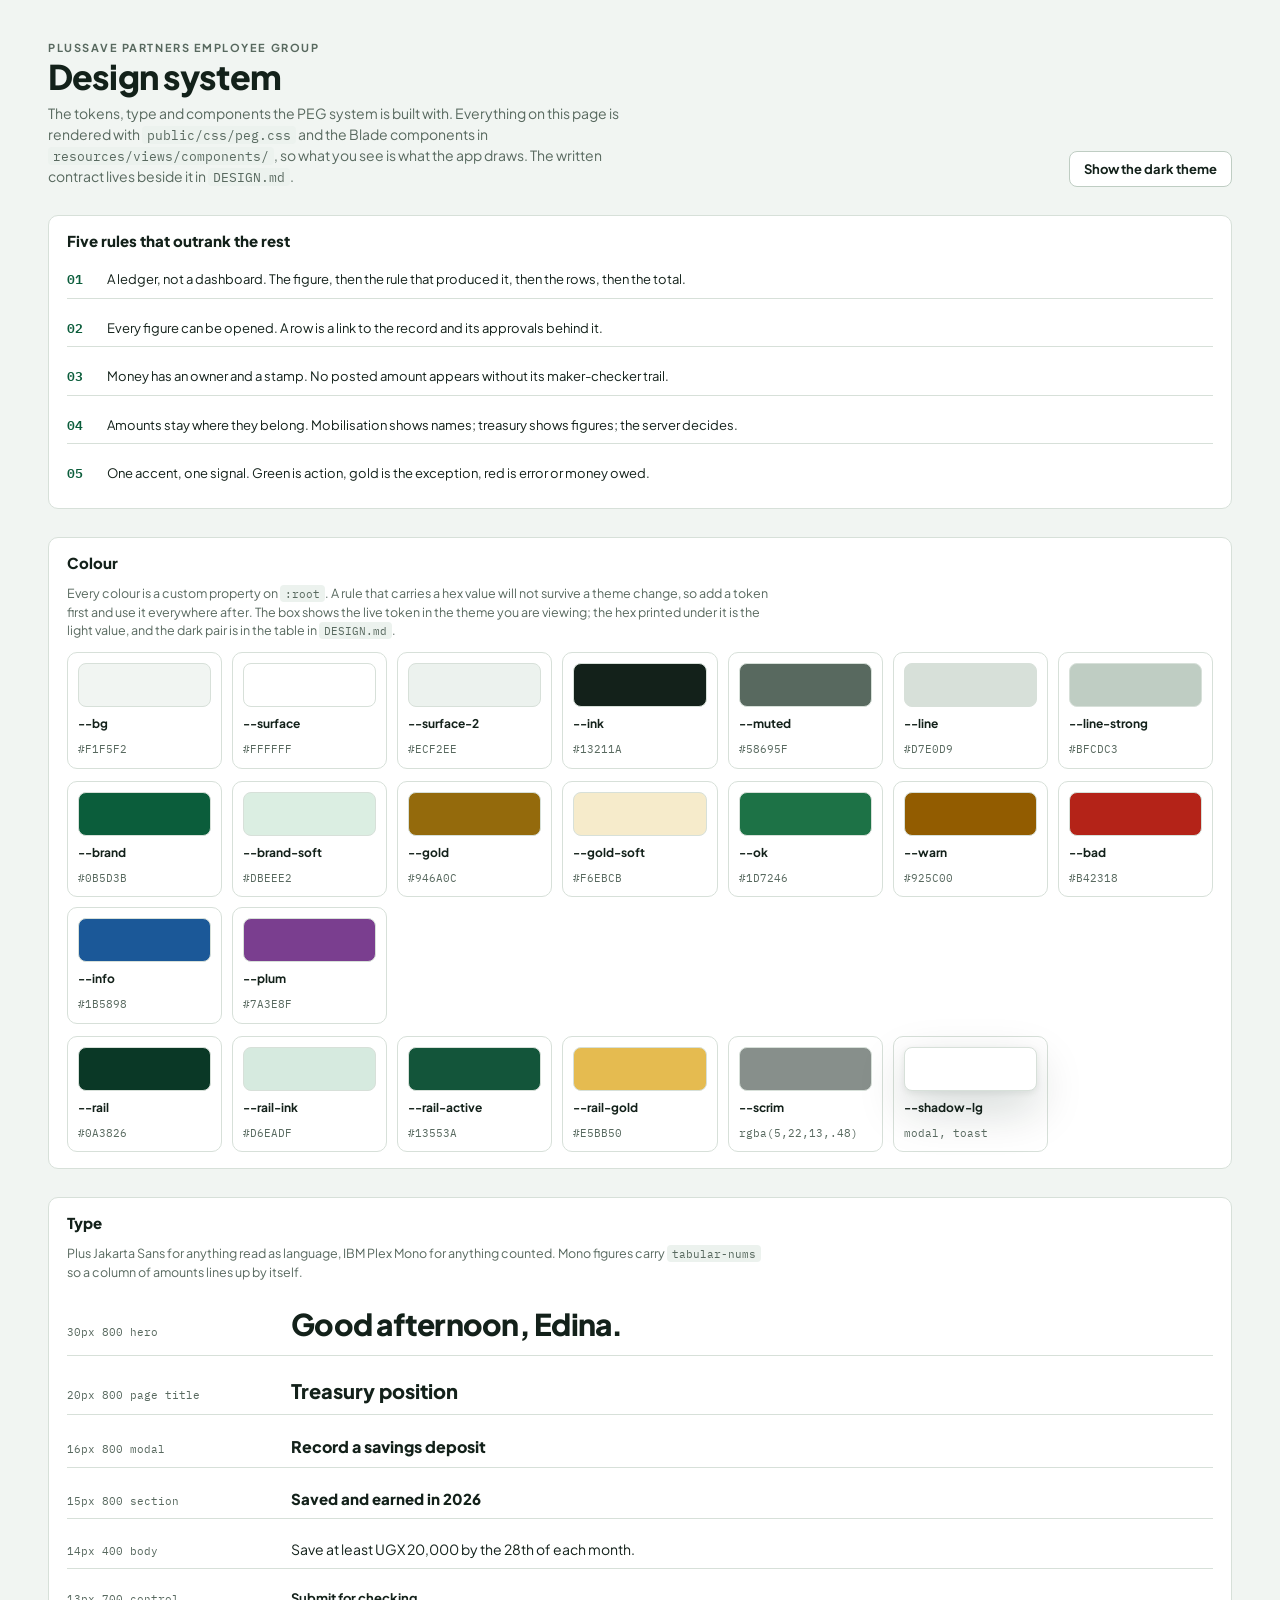
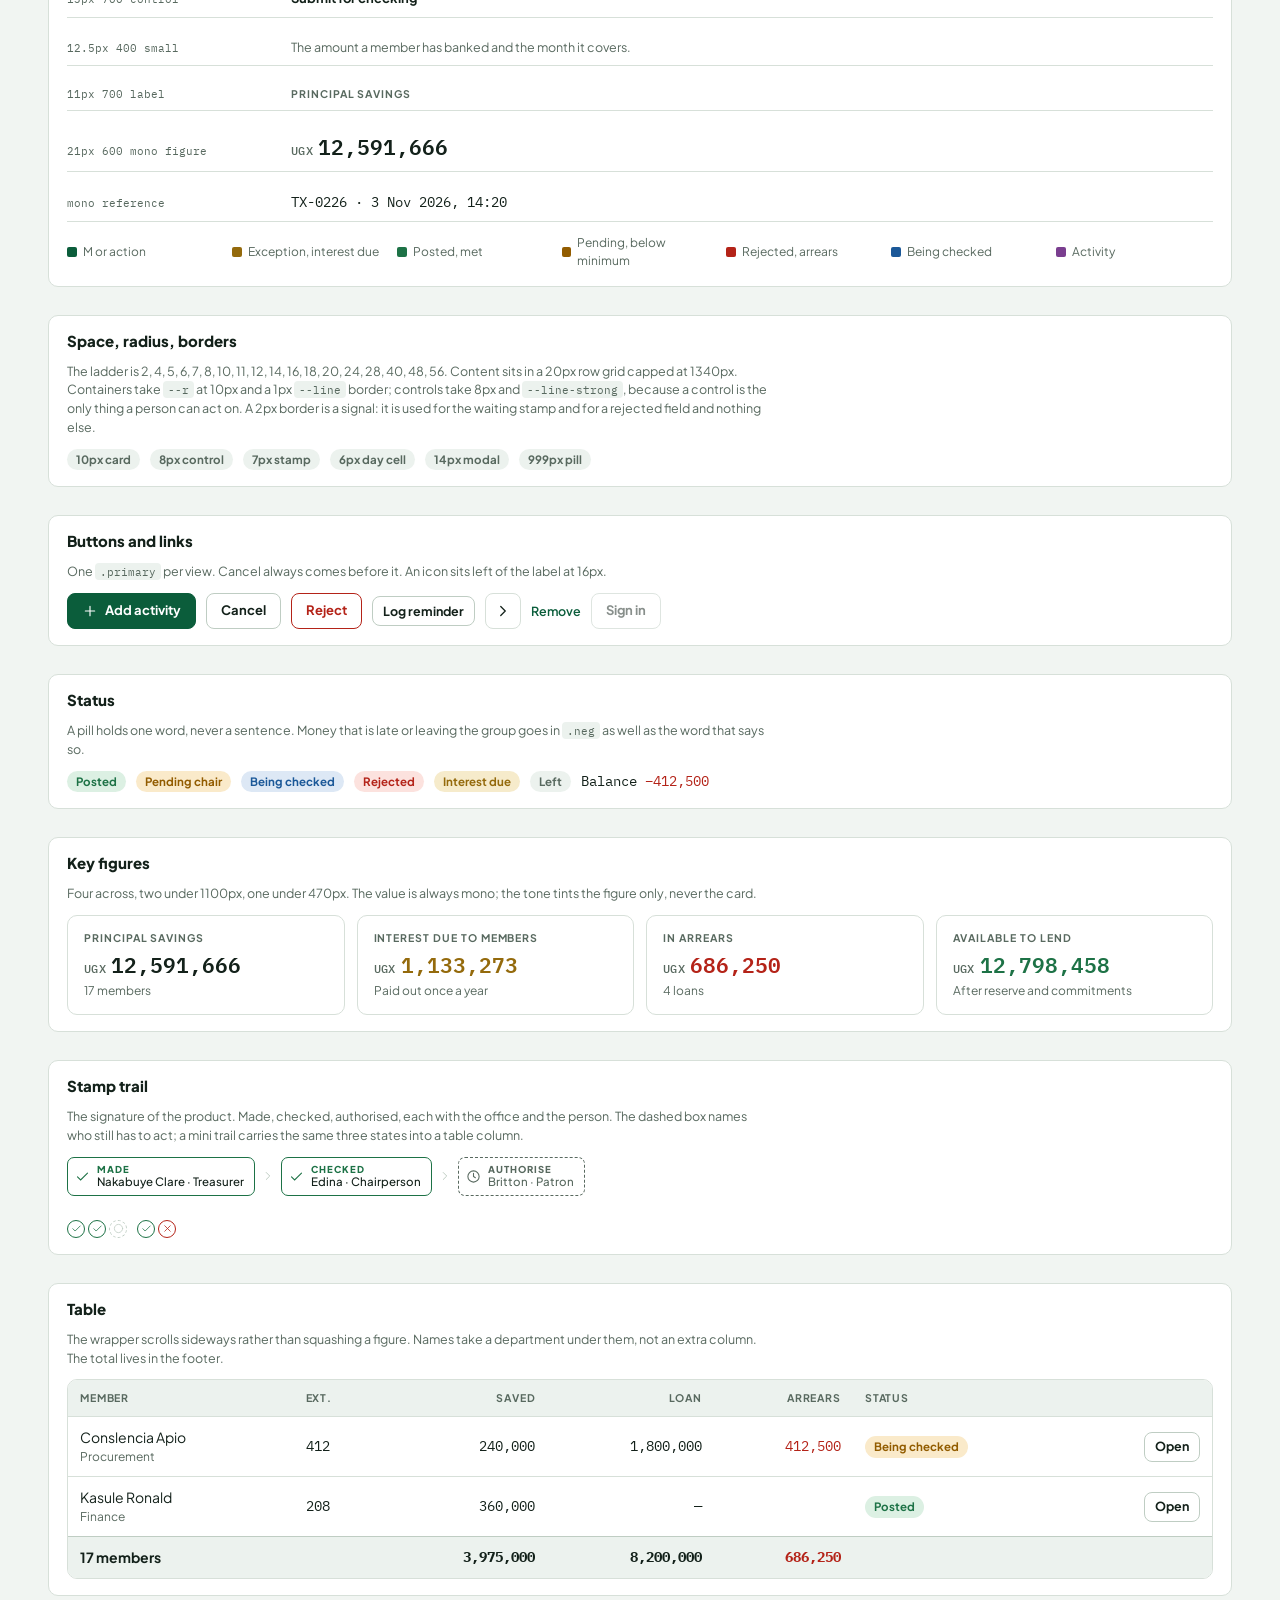
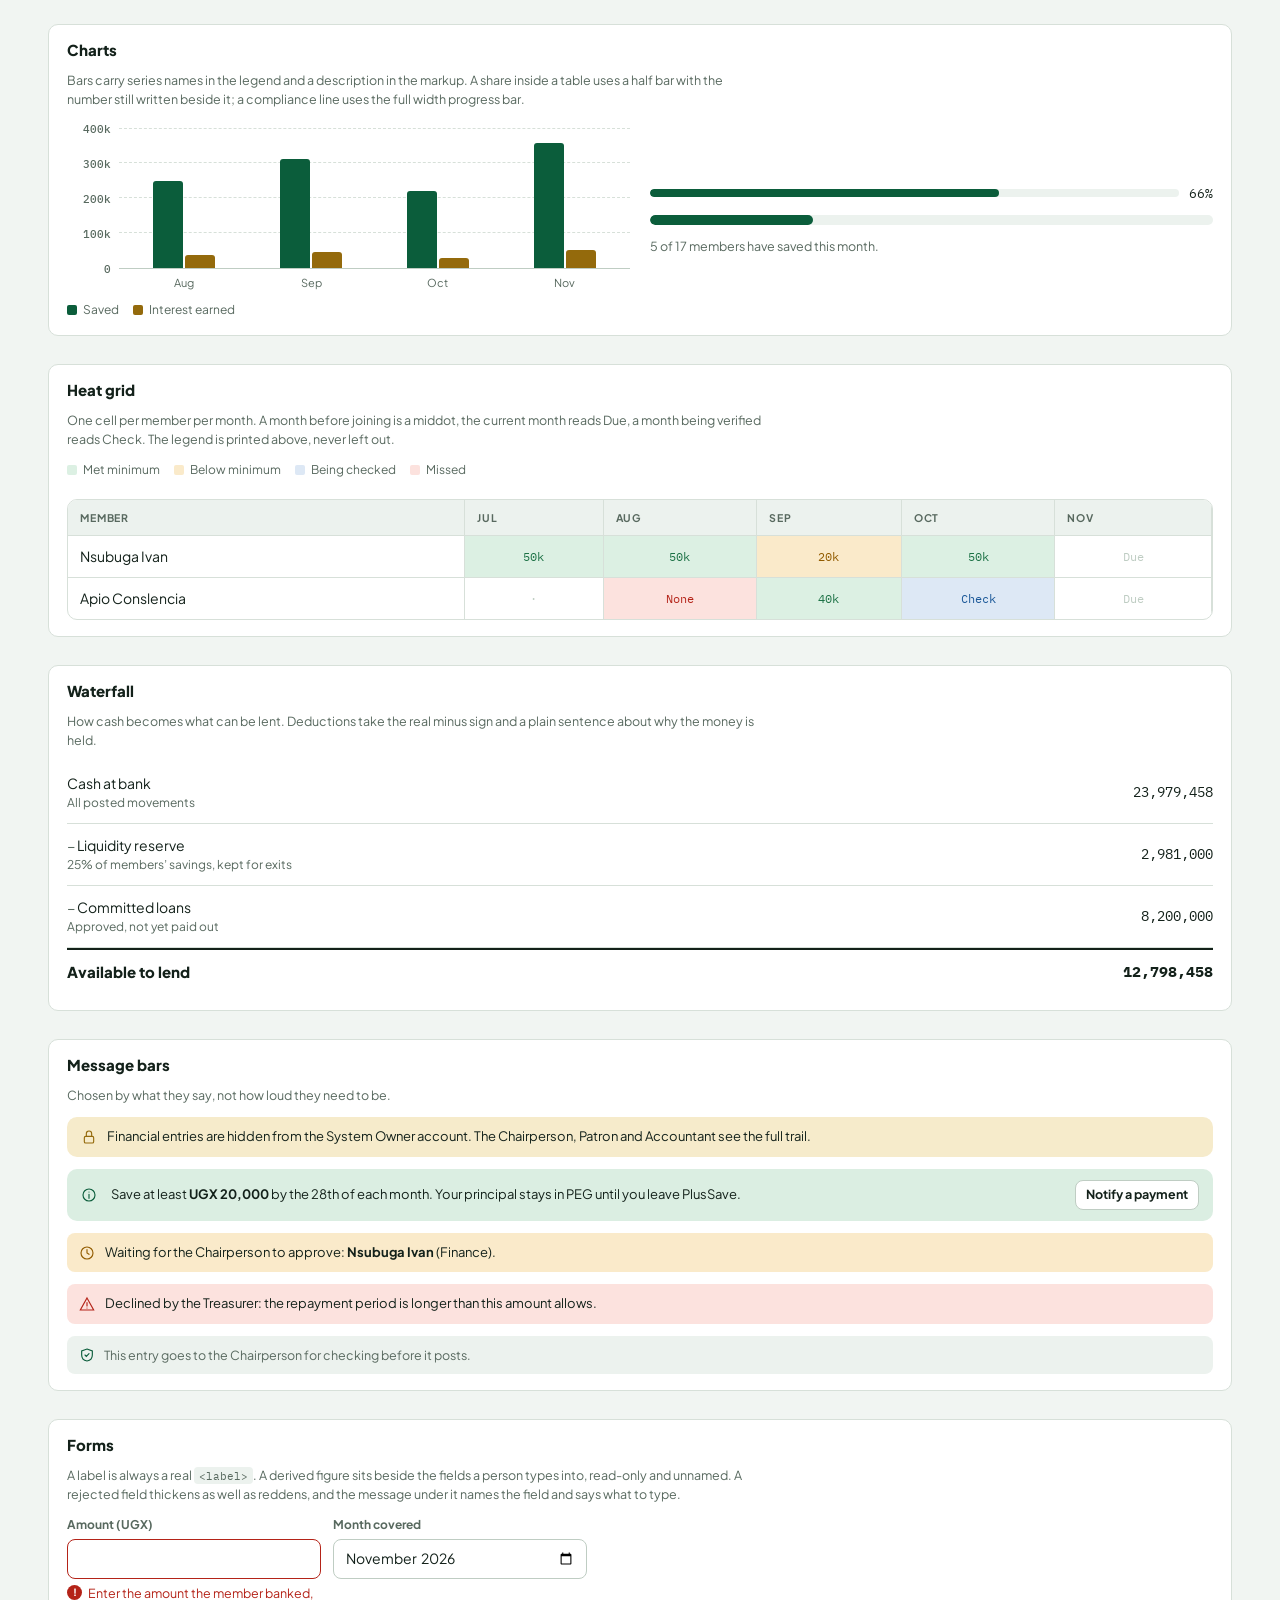
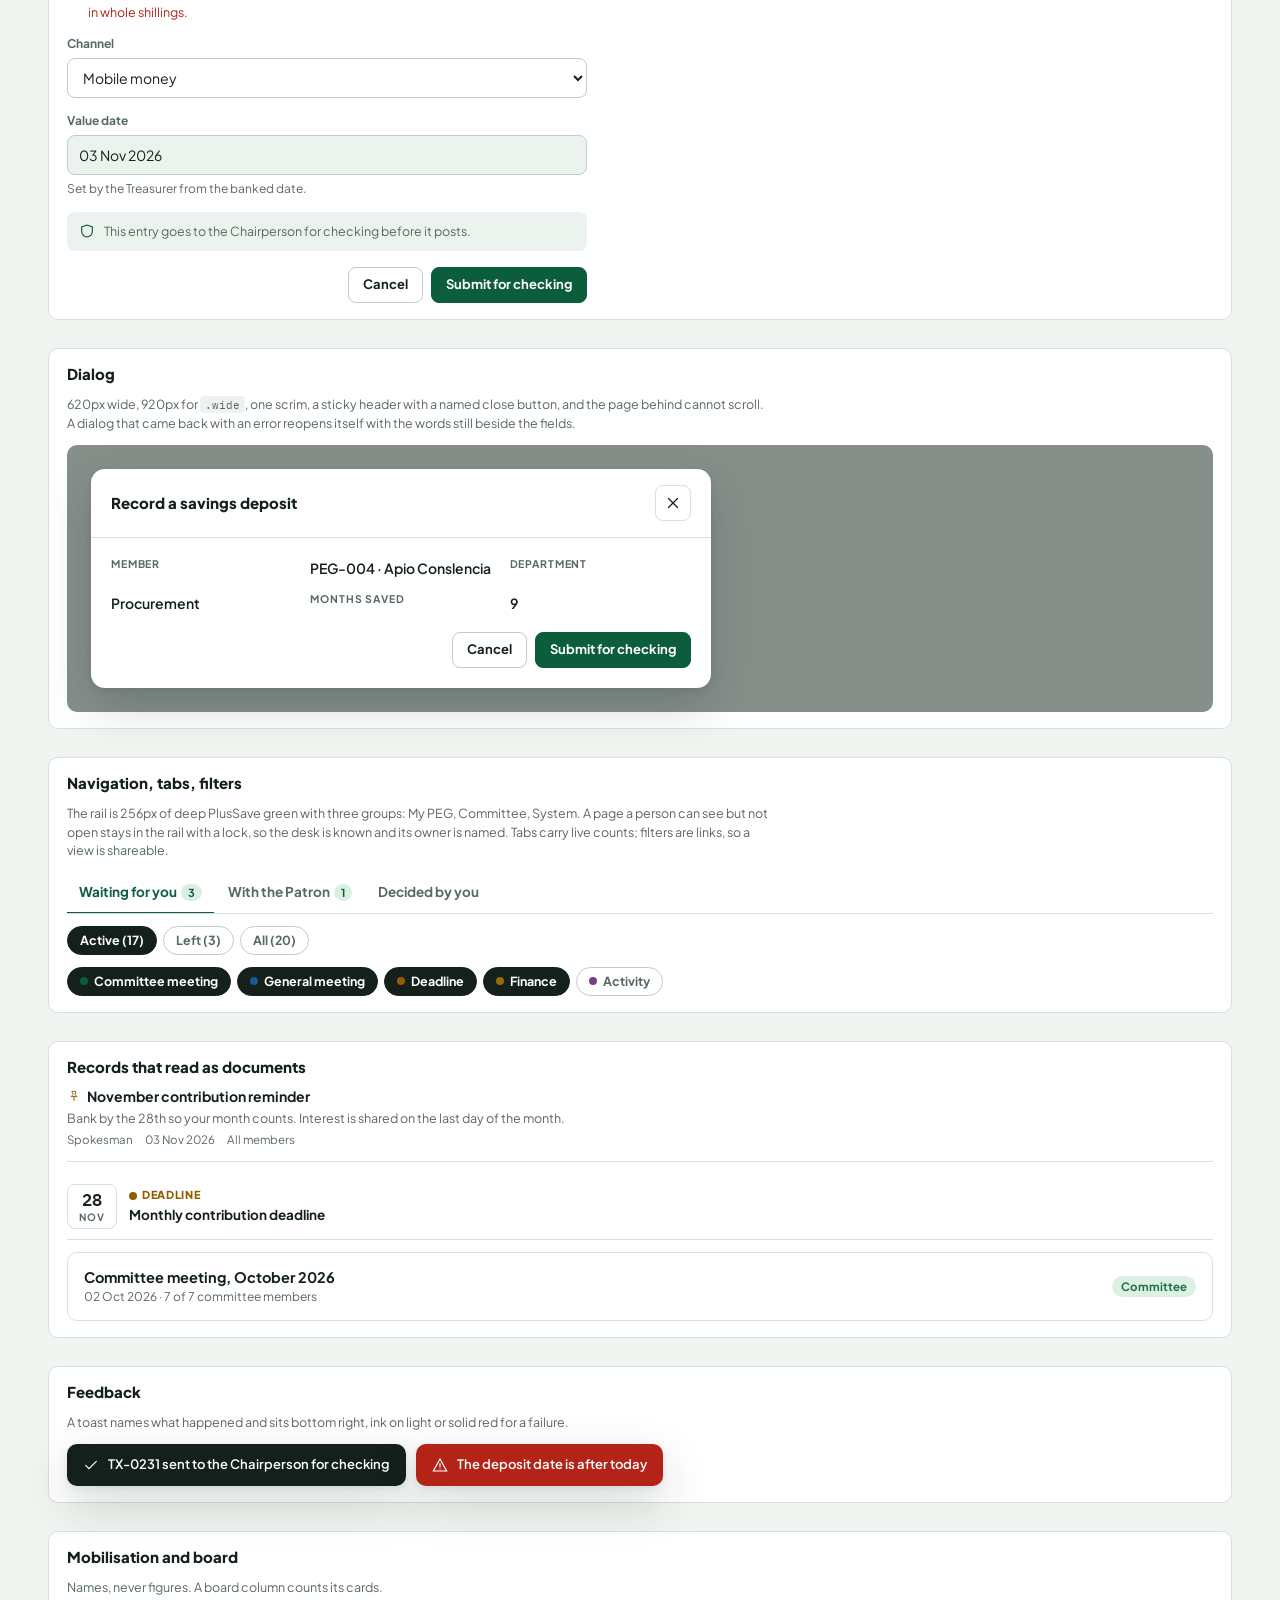
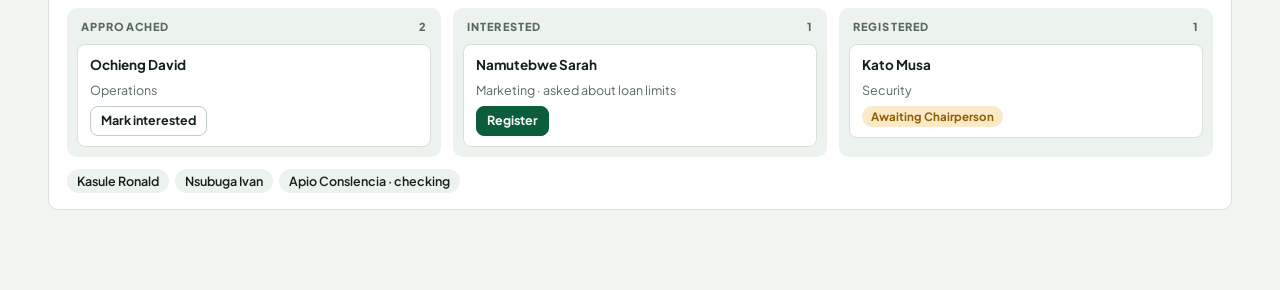
<file: design-system.html>
<!doctype html>
<html lang="en" data-theme="light">
<head>
<meta charset="utf-8">
<meta name="viewport" content="width=device-width, initial-scale=1">
<title>PlusSave PEG design system</title>
<link rel="preconnect" href="https://fonts.googleapis.com">
<link rel="preconnect" href="https://fonts.gstatic.com" crossorigin>
<link rel="stylesheet" href="https://fonts.googleapis.com/css2?family=IBM+Plex+Mono:wght@400;500;600&family=Plus+Jakarta+Sans:wght@400;500;600;700;800&display=swap">
<link rel="stylesheet" href="public/css/peg.css">
<style>
/* Sheet chrome only. Nothing here is part of the product; the swatches, samples and labels below are
   drawn entirely with the tokens and classes from peg.css so the sheet cannot drift from the build. */
body{background:var(--bg);color:var(--ink)}
.sheet{max-width:1240px;margin:0 auto;padding:32px 28px 80px;display:grid;gap:28px}
.sheet-head{display:flex;justify-content:space-between;align-items:flex-end;gap:16px;flex-wrap:wrap}
.sheet-head h1{font-size:clamp(24px,3vw,34px);font-weight:800;letter-spacing:-.025em}
.sheet-head p{color:var(--muted);max-width:60ch;margin-top:6px}
.band{display:grid;grid-template-columns:repeat(auto-fill,minmax(150px,1fr));gap:10px}
.sw{border:1px solid var(--line);border-radius:var(--r);background:var(--surface);padding:10px;display:grid;gap:8px}
.sw i{display:block;height:44px;border-radius:8px;border:1px solid var(--line)}
.sw b{font-size:12px}
.sw span{font-size:11px;color:var(--muted);font-family:var(--f-num)}
.spec{border:1px solid var(--line);border-radius:var(--r);background:var(--surface);padding:16px 18px;display:grid;gap:12px}
.spec>*{min-width:0}
.spec h3{font-size:15px;font-weight:800}
.spec p{font-size:12.5px;color:var(--muted);max-width:78ch}
.samples{display:flex;gap:10px;flex-wrap:wrap;align-items:center}
.type-row{display:grid;grid-template-columns:210px minmax(0,1fr);gap:14px;align-items:baseline;border-bottom:1px solid var(--line);padding:8px 0}
.type-row:last-child{border-bottom:0}
.type-row em{font-style:normal;font-family:var(--f-num);font-size:11px;color:var(--muted)}
.demo-modal{border:1px dashed var(--line-strong);border-radius:var(--r);padding:18px;background:var(--surface-2)}
.demo-modal .modal{margin:0}
.demo-back{background:var(--scrim);border-radius:var(--r);padding:24px}
.toast.static{position:static}
.stack-demo{display:grid;gap:12px}
.legend-strip{display:grid;grid-template-columns:repeat(auto-fill,minmax(140px,1fr));gap:8px;font-size:12px;color:var(--muted)}
.legend-strip span{display:flex;gap:6px;align-items:center}
.legend-strip i{width:10px;height:10px;border-radius:2px;display:inline-block}
.step{display:grid;grid-template-columns:28px minmax(0,1fr);gap:12px;align-items:start;font-size:13px;padding:8px 0;border-bottom:1px solid var(--line)}
.step:last-child{border-bottom:0}
.step b{font-family:var(--f-num);color:var(--brand-text);font-weight:600}
@media (max-width:960px){.sheet{padding:20px 16px 60px}}
@media (max-width:640px){.type-row{grid-template-columns:minmax(0,1fr);gap:2px;padding:10px 0}}
.type-row em{overflow-wrap:anywhere}
</style>
</head>
<body>
<div class="sheet">
    <div class="sheet-head">
        <div>
            <div class="eyebrow">PlusSave Partners Employee Group</div>
            <h1>Design system</h1>
            <p>The tokens, type and components the PEG system is built with. Everything on this page is
                rendered with <code>public/css/peg.css</code> and the Blade components in
                <code>resources/views/components/</code>, so what you see is what the app draws. The
                written contract lives beside it in <code>DESIGN.md</code>.</p>
        </div>
        <div class="samples">
            <button class="btn" type="button" id="flip">Show the dark theme</button>
        </div>
    </div>

    <div class="spec">
        <h3>Five rules that outrank the rest</h3>
        <div class="stack-demo">
            <div class="step"><b>01</b><span>A ledger, not a dashboard. The figure, then the rule that produced it, then the rows, then the total.</span></div>
            <div class="step"><b>02</b><span>Every figure can be opened. A row is a link to the record and its approvals behind it.</span></div>
            <div class="step"><b>03</b><span>Money has an owner and a stamp. No posted amount appears without its maker-checker trail.</span></div>
            <div class="step"><b>04</b><span>Amounts stay where they belong. Mobilisation shows names; treasury shows figures; the server decides.</span></div>
            <div class="step"><b>05</b><span>One accent, one signal. Green is action, gold is the exception, red is error or money owed.</span></div>
        </div>
    </div>

    <section class="spec">
        <h3>Colour</h3>
        <p>Every colour is a custom property on <code>:root</code>. A rule that carries a hex value will
            not survive a theme change, so add a token first and use it everywhere after. The box shows
            the live token in the theme you are viewing; the hex printed under it is the light value, and
            the dark pair is in the table in <code>DESIGN.md</code>.</p>
        <div class="band">
            <div class="sw"><i style="background:var(--bg)"></i><b>--bg</b><span>#F1F5F2</span></div>
            <div class="sw"><i style="background:var(--surface)"></i><b>--surface</b><span>#FFFFFF</span></div>
            <div class="sw"><i style="background:var(--surface-2)"></i><b>--surface-2</b><span>#ECF2EE</span></div>
            <div class="sw"><i style="background:var(--ink)"></i><b>--ink</b><span>#13211A</span></div>
            <div class="sw"><i style="background:var(--muted)"></i><b>--muted</b><span>#58695F</span></div>
            <div class="sw"><i style="background:var(--line)"></i><b>--line</b><span>#D7E0D9</span></div>
            <div class="sw"><i style="background:var(--line-strong)"></i><b>--line-strong</b><span>#BFCDC3</span></div>
        </div>
        <div class="band">
            <div class="sw"><i style="background:var(--brand)"></i><b>--brand</b><span>#0B5D3B</span></div>
            <div class="sw"><i style="background:var(--brand-soft)"></i><b>--brand-soft</b><span>#DBEEE2</span></div>
            <div class="sw"><i style="background:var(--gold)"></i><b>--gold</b><span>#946A0C</span></div>
            <div class="sw"><i style="background:var(--gold-soft)"></i><b>--gold-soft</b><span>#F6EBCB</span></div>
            <div class="sw"><i style="background:var(--ok)"></i><b>--ok</b><span>#1D7246</span></div>
            <div class="sw"><i style="background:var(--warn)"></i><b>--warn</b><span>#925C00</span></div>
            <div class="sw"><i style="background:var(--bad)"></i><b>--bad</b><span>#B42318</span></div>
            <div class="sw"><i style="background:var(--info)"></i><b>--info</b><span>#1B5898</span></div>
            <div class="sw"><i style="background:var(--plum)"></i><b>--plum</b><span>#7A3E8F</span></div>
        </div>
        <div class="band">
            <div class="sw"><i style="background:var(--rail)"></i><b>--rail</b><span>#0A3826</span></div>
            <div class="sw"><i style="background:var(--rail-ink)"></i><b>--rail-ink</b><span>#D6EADF</span></div>
            <div class="sw"><i style="background:var(--rail-active)"></i><b>--rail-active</b><span>#13553A</span></div>
            <div class="sw"><i style="background:var(--rail-gold)"></i><b>--rail-gold</b><span>#E5BB50</span></div>
            <div class="sw"><i style="background:var(--scrim)"></i><b>--scrim</b><span>rgba(5,22,13,.48)</span></div>
            <div class="sw"><i style="background:var(--surface);box-shadow:var(--shadow-lg)"></i><b>--shadow-lg</b><span>modal, toast</span></div>
        </div>
    </section>

    <section class="spec">
        <h3>Type</h3>
        <p>Plus Jakarta Sans for anything read as language, IBM Plex Mono for anything counted. Mono
            figures carry <code>tabular-nums</code> so a column of amounts lines up by itself.</p>
        <div class="type-row"><em>30px 800 hero</em><span style="font-size:30px;font-weight:800;letter-spacing:-.025em">Good afternoon, Edina.</span></div>
        <div class="type-row"><em>20px 800 page title</em><span style="font-size:20px;font-weight:800">Treasury position</span></div>
        <div class="type-row"><em>16px 800 modal</em><span style="font-size:16px;font-weight:800">Record a savings deposit</span></div>
        <div class="type-row"><em>15px 800 section</em><span style="font-size:15px;font-weight:800">Saved and earned in 2026</span></div>
        <div class="type-row"><em>14px 400 body</em><span style="font-size:14px">Save at least UGX 20,000 by the 28th of each month.</span></div>
        <div class="type-row"><em>13px 700 control</em><span style="font-size:13px;font-weight:700">Submit for checking</span></div>
        <div class="type-row"><em>12.5px 400 small</em><span style="font-size:12.5px;color:var(--muted)">The amount a member has banked and the month it covers.</span></div>
        <div class="type-row"><em>11px 700 label</em><span style="font-size:10.5px;font-weight:700;text-transform:uppercase;letter-spacing:.09em;color:var(--muted)">Principal savings</span></div>
        <div class="type-row"><em>21px 600 mono figure</em><span class="mono" style="font-size:21px;font-weight:600"><span class="cur">UGX</span>12,591,666</span></div>
        <div class="type-row"><em>mono reference</em><span class="mono">TX-0226 · 3 Nov 2026, 14:20</span></div>
        <div class="legend-strip">
            <span><i style="background:var(--brand)"></i>M or action</span>
            <span><i style="background:var(--gold)"></i>Exception, interest due</span>
            <span><i style="background:var(--ok)"></i>Posted, met</span>
            <span><i style="background:var(--warn)"></i>Pending, below minimum</span>
            <span><i style="background:var(--bad)"></i>Rejected, arrears</span>
            <span><i style="background:var(--info)"></i>Being checked</span>
            <span><i style="background:var(--plum)"></i>Activity</span>
        </div>
    </section>

    <section class="spec">
        <h3>Space, radius, borders</h3>
        <p>The ladder is 2, 4, 5, 6, 7, 8, 10, 11, 12, 14, 16, 18, 20, 24, 28, 40, 48, 56. Content sits in
            a 20px row grid capped at 1340px. Containers take <code>--r</code> at 10px and a 1px
            <code>--line</code> border; controls take 8px and <code>--line-strong</code>, because a
            control is the only thing a person can act on. A 2px border is a signal: it is used for the
            waiting stamp and for a rejected field and nothing else.</p>
        <div class="samples">
            <span class="pill muted">10px card</span>
            <span class="pill muted">8px control</span>
            <span class="pill muted">7px stamp</span>
            <span class="pill muted">6px day cell</span>
            <span class="pill muted">14px modal</span>
            <span class="pill muted">999px pill</span>
        </div>
    </section>

    <section class="spec">
        <h3>Buttons and links</h3>
        <p>One <code>.primary</code> per view. Cancel always comes before it. An icon sits left of the
            label at 16px.</p>
        <div class="samples">
            <button class="btn primary" type="button"><svg class="ic" viewBox="0 0 24 24" fill="none" stroke="currentColor" stroke-width="1.7" stroke-linecap="round"><path d="M12 5v14M5 12h14"/></svg>Add activity</button>
            <button class="btn" type="button">Cancel</button>
            <button class="btn danger" type="button">Reject</button>
            <button class="btn sm" type="button">Log reminder</button>
            <button class="icon-btn" type="button" aria-label="Next year"><svg class="ic" viewBox="0 0 24 24" fill="none" stroke="currentColor" stroke-width="1.7" stroke-linecap="round"><path d="M9 6l6 6-6 6"/></svg></button>
            <button class="link-btn" type="button">Remove</button>
            <button class="btn" type="button" disabled>Sign in</button>
        </div>
    </section>

    <section class="spec">
        <h3>Status</h3>
        <p>A pill holds one word, never a sentence. Money that is late or leaving the group goes in
            <code>.neg</code> as well as the word that says so.</p>
        <div class="samples">
            <span class="pill ok">Posted</span>
            <span class="pill warn">Pending chair</span>
            <span class="pill info">Being checked</span>
            <span class="pill bad">Rejected</span>
            <span class="pill gold">Interest due</span>
            <span class="pill muted">Left</span>
            <span class="mono">Balance <span class="neg">&minus;412,500</span></span>
        </div>
    </section>

    <section class="spec">
        <h3>Key figures</h3>
        <p>Four across, two under 1100px, one under 470px. The value is always mono; the tone tints the
            figure only, never the card.</p>
        <div class="kpis">
            <div class="kpi"><div class="lbl">Principal savings</div><div class="val"><span class="cur">UGX</span>12,591,666</div><div class="sub">17 members</div></div>
            <div class="kpi gold"><div class="lbl">Interest due to members</div><div class="val"><span class="cur">UGX</span>1,133,273</div><div class="sub">Paid out once a year</div></div>
            <div class="kpi bad"><div class="lbl">In arrears</div><div class="val"><span class="cur">UGX</span>686,250</div><div class="sub">4 loans</div></div>
            <div class="kpi ok"><div class="lbl">Available to lend</div><div class="val"><span class="cur">UGX</span>12,798,458</div><div class="sub">After reserve and commitments</div></div>
        </div>
    </section>

    <section class="spec">
        <h3>Stamp trail</h3>
        <p>The signature of the product. Made, checked, authorised, each with the office and the person.
            The dashed box names who still has to act; a mini trail carries the same three states into a
            table column.</p>
        <div class="trail" style="margin-bottom:12px">
            <span class="stamp done"><svg class="ic" viewBox="0 0 24 24" fill="none" stroke="currentColor" stroke-width="1.7" stroke-linecap="round"><path d="M4 12.5l5 5L20 6.5"/></svg><span><b>Made</b><span class="st-who">Nakabuye Clare · Treasurer</span></span></span>
            <span class="trail-sep"><svg class="ic" viewBox="0 0 24 24" fill="none" stroke="currentColor" stroke-width="1.7" stroke-linecap="round"><path d="M9 6l6 6-6 6"/></svg></span>
            <span class="stamp done"><svg class="ic" viewBox="0 0 24 24" fill="none" stroke="currentColor" stroke-width="1.7" stroke-linecap="round"><path d="M4 12.5l5 5L20 6.5"/></svg><span><b>Checked</b><span class="st-who">Edina · Chairperson</span></span></span>
            <span class="trail-sep"><svg class="ic" viewBox="0 0 24 24" fill="none" stroke="currentColor" stroke-width="1.7" stroke-linecap="round"><path d="M9 6l6 6-6 6"/></svg></span>
            <span class="stamp wait"><svg class="ic" viewBox="0 0 24 24" fill="none" stroke="currentColor" stroke-width="1.7" stroke-linecap="round"><circle cx="12" cy="12" r="9"/><path d="M12 7v5l3 2"/></svg><span><b>Authorise</b><span class="st-who">Britton · Patron</span></span></span>
        </div>
        <div class="samples">
            <span class="mini-trail">
                <span class="mt done"><svg class="ic" viewBox="0 0 24 24" fill="none" stroke="currentColor" stroke-width="1.7" stroke-linecap="round"><path d="M4 12.5l5 5L20 6.5"/></svg></span>
                <span class="mt done"><svg class="ic" viewBox="0 0 24 24" fill="none" stroke="currentColor" stroke-width="1.7" stroke-linecap="round"><path d="M4 12.5l5 5L20 6.5"/></svg></span>
                <span class="mt wait"><svg class="ic" viewBox="0 0 24 24" fill="none" stroke="currentColor" stroke-width="1.7" stroke-linecap="round"><circle cx="12" cy="12" r="9"/></svg></span>
            </span>
            <span class="mini-trail">
                <span class="mt done"><svg class="ic" viewBox="0 0 24 24" fill="none" stroke="currentColor" stroke-width="1.7" stroke-linecap="round"><path d="M4 12.5l5 5L20 6.5"/></svg></span>
                <span class="mt no"><svg class="ic" viewBox="0 0 24 24" fill="none" stroke="currentColor" stroke-width="1.7" stroke-linecap="round"><path d="M6 6l12 12M18 6L6 18"/></svg></span>
            </span>
        </div>
    </section>

    <section class="spec">
        <h3>Table</h3>
        <p>The wrapper scrolls sideways rather than squashing a figure. Names take a department under
            them, not an extra column. The total lives in the footer.</p>
        <div class="tbl">
            <table>
                <thead>
                <tr><th>Member</th><th>Ext.</th><th class="num">Saved</th><th class="num">Loan</th><th class="num">Arrears</th><th>Status</th><th></th></tr>
                </thead>
                <tbody>
                <tr class="click"><td>Conslencia Apio<span class="cell-sub">Procurement</span></td><td class="mono">412</td><td class="num">240,000</td><td class="num">1,800,000</td><td class="num"><span class="neg">412,500</span></td><td><span class="pill warn">Being checked</span></td><td class="row-act"><button class="btn sm" type="button">Open</button></td></tr>
                <tr class="click"><td>Kasule Ronald<span class="cell-sub">Finance</span></td><td class="mono">208</td><td class="num">360,000</td><td class="num">&mdash;</td><td class="num"></td><td><span class="pill ok">Posted</span></td><td class="row-act"><button class="btn sm" type="button">Open</button></td></tr>
                </tbody>
                <tfoot><tr><td colspan="2">17 members</td><td class="num">3,975,000</td><td class="num">8,200,000</td><td class="num"><span class="neg">686,250</span></td><td colspan="2"></td></tr></tfoot>
            </table>
        </div>
    </section>

    <section class="spec">
        <h3>Charts</h3>
        <p>Bars carry series names in the legend and a description in the markup. A share inside a table
            uses a half bar with the number still written beside it; a compliance line uses the full
            width progress bar.</p>
        <div class="cols2" style="align-items:center">
            <div>
                <div class="chart" role="img" aria-label="Saved and interest earned, August to November 2026">
                    <div class="cy" style="height:140px">
                        <span style="bottom:0">0</span>
                        <span style="bottom:25%">100k</span>
                        <span style="bottom:50%">200k</span>
                        <span style="bottom:75%">300k</span>
                        <span style="bottom:100%">400k</span>
                    </div>
                    <div class="cp" style="height:140px">
                        <i class="gl" style="bottom:25%"></i><i class="gl" style="bottom:50%"></i>
                        <i class="gl" style="bottom:75%"></i><i class="gl" style="bottom:100%"></i>
                        <div class="cols">
                            <div class="col"><div class="bar" style="height:62%;background:var(--brand)" title="August, Saved: UGX 248,000"></div><div class="bar" style="height:9%;background:var(--gold)" title="August, Interest: UGX 36,000"></div></div>
                            <div class="col"><div class="bar" style="height:78%;background:var(--brand)" title="September, Saved: UGX 312,000"></div><div class="bar" style="height:11%;background:var(--gold)" title="September, Interest: UGX 44,000"></div></div>
                            <div class="col"><div class="bar" style="height:55%;background:var(--brand)" title="October, Saved: UGX 220,000"></div><div class="bar" style="height:7%;background:var(--gold)" title="October, Interest: UGX 28,000"></div></div>
                            <div class="col"><div class="bar" style="height:90%;background:var(--brand)" title="November, Saved: UGX 360,000"></div><div class="bar" style="height:13%;background:var(--gold)" title="November, Interest: UGX 52,000"></div></div>
                        </div>
                    </div>
                    <div class="cx"><span>Aug</span><span>Sep</span><span>Oct</span><span>Nov</span></div>
                </div>
                <div class="legend" style="margin-top:10px"><span><i style="background:var(--brand)"></i>Saved</span><span><i style="background:var(--gold)"></i>Interest earned</span></div>
            </div>
            <div class="stack-demo">
                <div class="samples"><span class="hbar" style="flex:1"><i style="width:66%;background:var(--brand)"></i></span><span class="mono small">66%</span></div>
                <div class="prog"><i style="width:29%"></i></div>
                <span class="muted small">5 of 17 members have saved this month.</span>
            </div>
        </div>
    </section>

    <section class="spec">
        <h3>Heat grid</h3>
        <p>One cell per member per month. A month before joining is a middot, the current month reads
            Due, a month being verified reads Check. The legend is printed above, never left out.</p>
        <div class="legend" style="margin-bottom:8px">
            <span><i style="background:var(--ok-soft)"></i>Met minimum</span>
            <span><i style="background:var(--warn-soft)"></i>Below minimum</span>
            <span><i style="background:var(--info-soft)"></i>Being checked</span>
            <span><i style="background:var(--bad-soft)"></i>Missed</span>
        </div>
        <div class="tbl fit">
            <table class="heat">
                <thead><tr><th>Member</th><th>Jul</th><th>Aug</th><th>Sep</th><th>Oct</th><th>Nov</th></tr></thead>
                <tbody>
                <tr><td>Nsubuga Ivan</td><td class="hc met">50k</td><td class="hc met">50k</td><td class="hc low">20k</td><td class="hc met">50k</td><td class="hc na">Due</td></tr>
                <tr><td>Apio Conslencia</td><td class="hc na">&middot;</td><td class="hc miss">None</td><td class="hc met">40k</td><td class="hc pend">Check</td><td class="hc na">Due</td></tr>
                </tbody>
            </table>
        </div>
    </section>

    <section class="spec">
        <h3>Waterfall</h3>
        <p>How cash becomes what can be lent. Deductions take the real minus sign and a plain sentence
            about why the money is held.</p>
        <div class="wf">
            <div class="wf-row"><span>Cash at bank<span class="cell-sub">All posted movements</span></span><span class="num">23,979,458</span></div>
            <div class="wf-row"><span><span class="muted">&minus;</span>&nbsp;Liquidity reserve<span class="cell-sub">25% of members&rsquo; savings, kept for exits</span></span><span class="num">2,981,000</span></div>
            <div class="wf-row"><span><span class="muted">&minus;</span>&nbsp;Committed loans<span class="cell-sub">Approved, not yet paid out</span></span><span class="num">8,200,000</span></div>
            <div class="wf-row total"><span>Available to lend</span><span class="num">12,798,458</span></div>
        </div>
    </section>

    <section class="spec">
        <h3>Message bars</h3>
        <p>Chosen by what they say, not how loud they need to be.</p>
        <div class="stack-demo">
            <div class="conf-banner"><svg class="ic" viewBox="0 0 24 24" fill="none" stroke="currentColor" stroke-width="1.7" stroke-linecap="round"><rect x="5" y="11" width="14" height="10" rx="2"/><path d="M8 11V7a4 4 0 0 1 8 0v4"/></svg><span>Financial entries are hidden from the System Owner account. The Chairperson, Patron and Accountant see the full trail.</span></div>
            <div class="rules"><svg class="ic" viewBox="0 0 24 24" fill="none" stroke="currentColor" stroke-width="1.7" stroke-linecap="round"><circle cx="12" cy="12" r="9"/><path d="M12 11v6M12 7.5h.01"/></svg><span>Save at least <b>UGX 20,000</b> by the 28th of each month. Your principal stays in PEG until you leave PlusSave.</span><button class="btn sm" type="button">Notify a payment</button></div>
            <div class="warnbox"><svg class="ic" viewBox="0 0 24 24" fill="none" stroke="currentColor" stroke-width="1.7" stroke-linecap="round"><circle cx="12" cy="12" r="9"/><path d="M12 7v5l3 2"/></svg><span>Waiting for the Chairperson to approve: <b>Nsubuga Ivan</b> (Finance).</span></div>
            <div class="badbox"><svg class="ic" viewBox="0 0 24 24" fill="none" stroke="currentColor" stroke-width="1.7" stroke-linecap="round"><path d="M12 3l10 18H2z"/><path d="M12 10v5M12 18h.01"/></svg><span>Declined by the Treasurer: the repayment period is longer than this amount allows.</span></div>
            <div class="maker-note"><svg class="ic" viewBox="0 0 24 24" fill="none" stroke="currentColor" stroke-width="1.7" stroke-linecap="round"><path d="M12 3l8 3v6c0 4.5-3.4 8.2-8 9-4.6-.8-8-4.5-8-9V6z"/><path d="M9 12l2 2 4-4"/></svg><span>This entry goes to the Chairperson for checking before it posts.</span></div>
        </div>
    </section>

    <section class="spec">
        <h3>Forms</h3>
        <p>A label is always a real <code>&lt;label&gt;</code>. A derived figure sits beside the fields a
            person types into, read-only and unnamed. A rejected field thickens as well as reddens, and
            the message under it names the field and says what to type.</p>
        <form class="form" style="max-width:520px" onsubmit="return false">
            <div class="grid2">
                <div class="field"><label for="d-a">Amount (UGX)</label><input id="d-a" class="field-invalid" type="number" value=""><div class="field-error">Enter the amount the member banked, in whole shillings.</div></div>
                <div class="field"><label for="d-mo">Month covered</label><input id="d-mo" type="month" value="2026-11"></div>
            </div>
            <div class="field"><label for="d-c">Channel</label><select id="d-c"><option>Mobile money</option><option>Bank transfer</option><option>Salary deduction</option></select></div>
            <div class="field"><label for="d-r">Value date</label><input id="d-r" type="text" value="03 Nov 2026" readonly><span class="hint">Set by the Treasurer from the banked date.</span></div>
            <div class="maker-note"><svg class="ic" viewBox="0 0 24 24" fill="none" stroke="currentColor" stroke-width="1.7" stroke-linecap="round"><path d="M12 3l8 3v6c0 4.5-3.4 8.2-8 9-4.6-.8-8-4.5-8-9V6z"/></svg><span>This entry goes to the Chairperson for checking before it posts.</span></div>
            <div class="form-actions"><button class="btn" type="button">Cancel</button><button class="btn primary" type="submit">Submit for checking</button></div>
        </form>
    </section>

    <section class="spec">
        <h3>Dialog</h3>
        <p>620px wide, 920px for <code>.wide</code>, one scrim, a sticky header with a named close button,
            and the page behind cannot scroll. A dialog that came back with an error reopens itself with
            the words still beside the fields.</p>
        <div class="demo-back">
            <div class="modal">
                <div class="mdl-h"><h3>Record a savings deposit</h3><button class="icon-btn" type="button" aria-label="Close"><svg class="ic" viewBox="0 0 24 24" fill="none" stroke="currentColor" stroke-width="1.7" stroke-linecap="round"><path d="M6 6l12 12M18 6L6 18"/></svg></button></div>
                <div class="mdl-b">
                    <dl class="kv"><dt>Member</dt><dd>PEG-004 · Apio Conslencia</dd><dt>Department</dt><dd>Procurement</dd><dt>Months saved</dt><dd>9</dd></dl>
                    <div class="form-actions"><button class="btn" type="button">Cancel</button><button class="btn primary" type="button">Submit for checking</button></div>
                </div>
            </div>
        </div>
    </section>

    <section class="spec">
        <h3>Navigation, tabs, filters</h3>
        <p>The rail is 256px of deep PlusSave green with three groups: My PEG, Committee, System. A page
            a person can see but not open stays in the rail with a lock, so the desk is known and its
            owner is named. Tabs carry live counts; filters are links, so a view is shareable.</p>
        <div class="stack-demo">
            <div class="tabs" role="tablist" aria-label="Example tabs">
                <a class="tab on" href="#" aria-selected="true">Waiting for you<span class="tn">3</span></a>
                <a class="tab" href="#">With the Patron<span class="tn">1</span></a>
                <a class="tab" href="#">Decided by you</a>
            </div>
            <div class="chips">
                <a class="chip-f on" href="#" aria-pressed="true">Active (17)</a>
                <a class="chip-f" href="#">Left (3)</a>
                <a class="chip-f" href="#">All (20)</a>
            </div>
            <div class="chips">
                <span class="chip-f t-meeting on"><i class="dot"></i>Committee meeting</span>
                <span class="chip-f t-general on"><i class="dot"></i>General meeting</span>
                <span class="chip-f t-deadline on"><i class="dot"></i>Deadline</span>
                <span class="chip-f t-finance on"><i class="dot"></i>Finance</span>
                <span class="chip-f t-activity"><i class="dot"></i>Activity</span>
            </div>
        </div>
    </section>

    <section class="spec">
        <h3>Records that read as documents</h3>
        <div class="stack-demo">
            <div class="notice">
                <h4><svg class="ic" viewBox="0 0 24 24" fill="none" stroke="currentColor" stroke-width="1.7" stroke-linecap="round"><path d="M9 4h6l-1 6 3 3H7l3-3z"/><path d="M12 13v7"/></svg>November contribution reminder</h4>
                <p>Bank by the 28th so your month counts. Interest is shared on the last day of the month.</p>
                <div class="meta"><span>Spokesman</span><span>03 Nov 2026</span><span>All members</span></div>
            </div>
            <div class="ev t-deadline">
                <div class="ev-date"><b>28</b><span>Nov</span></div>
                <div>
                    <div class="ev-type"><i class="dot"></i>Deadline</div>
                    <div class="ev-t">Monthly contribution deadline</div>
                </div>
            </div>
            <details class="mins"><summary><span><b>Committee meeting, October 2026</b><span class="cell-sub">02 Oct 2026 · 7 of 7 committee members</span></span><span class="pill ok">Committee</span></summary>
                <div class="mins-b"><p>The committee reviewed the facility from Stansley SACCO and the arrears position.</p><div><div class="lbl-s">Resolutions</div><ol><li>Repaid the first two installments on time.</li><li>Set the loan policy review for 20 November.</li></ol></div><div class="muted small">Recorded by the Secretary</div></div>
            </details>
        </div>
    </section>

    <section class="spec">
        <h3>Feedback</h3>
        <p>A toast names what happened and sits bottom right, ink on light or solid red for a failure.</p>
        <div class="samples">
            <div class="toast static"><svg class="ic" viewBox="0 0 24 24" fill="none" stroke="currentColor" stroke-width="1.7" stroke-linecap="round"><path d="M4 12.5l5 5L20 6.5"/></svg>TX-0231 sent to the Chairperson for checking</div>
            <div class="toast bad static"><svg class="ic" viewBox="0 0 24 24" fill="none" stroke="currentColor" stroke-width="1.7" stroke-linecap="round"><path d="M12 3l10 18H2z"/><path d="M12 10v5M12 18h.01"/></svg>The deposit date is after today</div>
        </div>
    </section>

    <section class="spec">
        <h3>Mobilisation and board</h3>
        <p>Names, never figures. A board column counts its cards.</p>
        <div class="board">
            <div class="bcol"><h4>Approached<span>2</span></h4><div class="bcard"><b>Ochieng David</b><span class="muted small">Operations</span><div class="row"><button class="btn sm" type="button">Mark interested</button></div></div></div>
            <div class="bcol"><h4>Interested<span>1</span></h4><div class="bcard"><b>Namutebwe Sarah</b><span class="muted small">Marketing · asked about loan limits</span><div class="row"><button class="btn sm primary" type="button">Register</button></div></div></div>
            <div class="bcol"><h4>Registered<span>1</span></h4><div class="bcard"><b>Kato Musa</b><span class="muted small">Security</span><div class="row"><span class="pill warn">Awaiting Chairperson</span></div></div></div>
        </div>
        <div class="name-chips"><span class="nchip">Kasule Ronald</span><span class="nchip">Nsubuga Ivan</span><span class="nchip">Apio Conslencia · checking</span></div>
    </section>
</div>
<script>
document.getElementById('flip').addEventListener('click',function(){
  var dark=document.documentElement.getAttribute('data-theme')==='dark';
  document.documentElement.setAttribute('data-theme',dark?'light':'dark');
  this.textContent=dark?'Show the dark theme':'Back to the light theme';
});
</script>
</body>
</html>
</file>
<file: public/css/peg.css>
/* Layout: a deep PlusSave-green rail holds the logo and role menu; the workspace reads like a ledger, and every entry carries a stamp trail (made, checked, authorised). */
:root{
  --bg:#F1F5F2; --surface:#FFFFFF; --surface-2:#ECF2EE; --ink:#13211A; --muted:#58695F; --line:#D7E0D9; --line-strong:#BFCDC3;
  --brand:#0B5D3B; --brand-hover:#084A2F; --brand-ink:#FFFFFF; --brand-soft:#DBEEE2; --brand-text:#0B5D3B;
  --gold:#946A0C; --gold-soft:#F6EBCB;
  --ok:#1D7246; --ok-soft:#DCF0E3; --warn:#925C00; --warn-soft:#FAEACA; --bad:#B42318; --bad-soft:#FCE2DE; --info:#1B5898; --info-soft:#DDE8F5; --plum:#7A3E8F; --on-bad:#FFFFFF;
  --rail:#0A3826; --rail-ink:#D6EADF; --rail-muted:#8CB59F; --rail-active:#13553A; --rail-line:#15492F; --rail-gold:#E5BB50; --rail-on:#FFFFFF; --logo-bg:#FFFFFF;
  --scrim:rgba(5,22,13,.48);
  --shadow-lg:0 2px 6px rgba(8,36,22,.08),0 18px 48px rgba(8,36,22,.18);
  --r:10px;
  --f-ui:'Plus Jakarta Sans',system-ui,-apple-system,'Segoe UI',Roboto,sans-serif;
  --f-num:'IBM Plex Mono',ui-monospace,SFMono-Regular,Menlo,Consolas,monospace;
  color-scheme:light;
}
:root[data-theme="dark"]{
  --bg:#0B1410; --surface:#111C17; --surface-2:#16241D; --ink:#E2ECE6; --muted:#93A79B; --line:#21332A; --line-strong:#2F453A;
  --brand:#2E9F68; --brand-hover:#37B377; --brand-ink:#03130A; --brand-soft:#16372A; --brand-text:#5DCB93;
  --gold:#E2B54C; --gold-soft:#372C11;
  --ok:#5DCB93; --ok-soft:#133428; --warn:#E8AD45; --warn-soft:#382A0F; --bad:#F2877B; --bad-soft:#3D1B17; --info:#88B7EE; --info-soft:#162A43; --plum:#C69BD8; --on-bad:#1A0503;
  --rail:#07110D; --rail-ink:#D0E4D8; --rail-muted:#7D9A8A; --rail-active:#123324; --rail-line:#14261D; --rail-gold:#E5BB50; --rail-on:#FFFFFF; --logo-bg:#FFFFFF;
  --scrim:rgba(0,0,0,.62); --shadow-lg:0 2px 6px rgba(0,0,0,.4),0 18px 48px rgba(0,0,0,.5);
  color-scheme:dark}
*{box-sizing:border-box}
html,body{height:100%}
body{background:var(--bg);color:var(--ink);font-family:var(--f-ui);font-size:14px;line-height:1.5;-webkit-font-smoothing:antialiased}
body.noscroll{overflow:hidden}
body::before{content:"";position:fixed;inset:0 0 auto;height:env(safe-area-inset-top,0px);z-index:10;background:var(--surface)}
button,input,select,textarea{font:inherit;color:inherit}
h1,h2,h3,h4{margin:0;line-height:1.2;text-wrap:balance}
p{margin:0}
code{font-family:var(--f-num);font-size:.9em;background:var(--surface-2);padding:1px 5px;border-radius:4px;overflow-wrap:anywhere}
.sr{position:absolute;width:1px;height:1px;overflow:hidden;clip:rect(0 0 0 0);white-space:nowrap}
:focus-visible{outline:2px solid var(--brand);outline-offset:2px}
.muted{color:var(--muted)} .small{font-size:12.5px}
.mono{font-family:var(--f-num);font-variant-numeric:tabular-nums}
.ic{width:18px;height:18px;display:block;flex:none}
.ic.flip{transform:rotate(180deg)}
.link-btn{background:none;border:0;padding:0;color:var(--brand-text);font-weight:600;cursor:pointer;font-size:12.5px}
#app{min-height:100%}

/* ---------- shell ---------- */
.shell{display:grid;grid-template-columns:256px minmax(0,1fr);min-height:100%}
.rail{background:var(--rail);color:var(--rail-ink);position:sticky;top:0;height:100vh;overflow-y:auto;display:flex;flex-direction:column;padding-block:20px 16px;padding-right:14px;padding-left:max(14px,env(safe-area-inset-left,0px))}
.rail-brand{padding:4px 8px 18px;border-bottom:1px solid var(--rail-line);margin-bottom:12px;display:grid;gap:14px}
.wordmark{display:flex;flex-direction:column;line-height:1;color:var(--rail-on)}
.wm-1{font-size:25px;font-weight:500;letter-spacing:-.02em}
.wm-1 b{font-weight:800}
.wm-2{font-size:10px;letter-spacing:.24em;text-transform:uppercase;margin-top:7px;color:var(--rail-gold);font-weight:700}
.logo-img{background:var(--logo-bg);border-radius:8px;padding:8px 10px;display:inline-flex;max-width:210px;justify-self:start}
.logo-img img{max-height:46px;width:auto;display:block}
.rail-peg{display:flex;align-items:center;gap:9px;font-size:12px;color:var(--rail-muted);font-weight:600}
.peg-mark{font-weight:800;font-size:11.5px;letter-spacing:.16em;color:var(--rail);background:var(--rail-gold);padding:3px 7px;border-radius:4px}
.rail-nav{display:grid;gap:14px;flex:1;align-content:start}
.rail-group{display:grid;gap:2px}
.rail-label{font-size:10.5px;text-transform:uppercase;letter-spacing:.14em;color:var(--rail-muted);font-weight:700;padding:6px 10px}
.rail-item{display:flex;align-items:center;gap:10px;width:100%;text-align:left;background:none;border:0;color:var(--rail-ink);padding:8px 10px;border-radius:8px;cursor:pointer;font-weight:500;font-size:13.5px}
.rail-item:hover{background:var(--rail-active)}
.rail-item.on{background:var(--rail-active);color:var(--rail-on);font-weight:700}
.rail-item .ic{width:18px;height:18px;opacity:.85}
.rail-item.on .ic{color:var(--rail-gold);opacity:1}
.rail-item .lock{margin-left:auto;display:flex;opacity:.55}
.rail-item .lock .ic{width:13px;height:13px}
.rail-badge{margin-left:auto;background:var(--rail-gold);color:var(--rail);font-size:11px;font-weight:800;border-radius:999px;padding:0 7px;min-width:20px;text-align:center;line-height:18px}
.rail-item .lock + .rail-badge{margin-left:6px}
.rail-foot{font-size:11px;color:var(--rail-muted);padding:12px 10px 0;border-top:1px solid var(--rail-line);margin-top:12px;display:grid;gap:8px}
.rail-foot select{display:none;height:34px;border-radius:8px;border:1px solid var(--rail-line);background:var(--rail-active);color:var(--rail-ink);padding:0 8px;font-size:12.5px;width:100%}
.main{min-width:0;display:flex;flex-direction:column}
.topbar{position:sticky;top:env(safe-area-inset-top,0px);z-index:20;background:var(--surface);border-bottom:1px solid var(--line);display:flex;align-items:center;gap:14px;padding-block:12px;padding-left:28px;padding-right:max(20px,env(safe-area-inset-right,0px))}
.tb-title{min-width:0;flex:1}
.tb-crumb{font-size:10.5px;letter-spacing:.14em;text-transform:uppercase;color:var(--muted);font-weight:700;display:flex;gap:8px;align-items:center}
.tb-crumb .conf{color:var(--gold);display:inline-flex;gap:4px;align-items:center}
.tb-crumb .conf .ic{width:12px;height:12px}
.tb-title h1{font-size:20px;font-weight:800;letter-spacing:-.01em}
.tb-right{display:flex;align-items:center;gap:10px}
.switch-acct{display:flex;flex-direction:column;gap:2px}
.switch-acct span{font-size:10px;text-transform:uppercase;letter-spacing:.1em;color:var(--muted);font-weight:700}
.switch-acct select{height:32px;border-radius:8px;border:1px solid var(--line-strong);background:var(--surface-2);padding:0 8px;font-size:12.5px;max-width:200px}
.me{display:flex;align-items:center;gap:8px}
.avatar{width:34px;height:34px;border-radius:50%;background:var(--brand-soft);color:var(--brand-text);display:grid;place-items:center;font-weight:800;font-size:12.5px;flex:none}
.me-txt{display:flex;flex-direction:column;line-height:1.25}
.me-txt b{font-size:13px} .me-txt span{font-size:11.5px;color:var(--muted)}
.icon-btn{width:36px;height:36px;border-radius:8px;border:1px solid var(--line);background:var(--surface);display:grid;place-items:center;cursor:pointer;color:var(--ink);flex:none;padding:0}
.icon-btn:hover{background:var(--surface-2)}
.menu-btn{display:none}
.content{padding-block:24px 56px;padding-left:28px;padding-right:max(28px,env(safe-area-inset-right,0px));display:grid;gap:20px;align-content:start;max-width:1340px;width:100%}
.scrim{position:fixed;inset:0;background:var(--scrim);z-index:55}
@media (max-width:960px){
  .shell{grid-template-columns:minmax(0,1fr)}
  .rail{position:fixed;inset:0 auto 0 0;width:min(290px,86vw);height:100%;transform:translateX(-102%);transition:transform .22s ease;z-index:60;padding-top:max(20px,env(safe-area-inset-top,0px))}
  .rail.open{transform:none}
  .rail-foot select{display:block}
  .menu-btn{display:grid}
  .topbar{padding-left:max(16px,env(safe-area-inset-left,0px));padding-right:max(16px,env(safe-area-inset-right,0px))}
  .content{padding-left:max(16px,env(safe-area-inset-left,0px));padding-right:max(16px,env(safe-area-inset-right,0px))}
  .me-txt,.switch-acct{display:none}
}
@media (prefers-reduced-motion:reduce){.rail{transition:none}}

/* ---------- building blocks ---------- */
.panel{background:var(--surface);border:1px solid var(--line);border-radius:var(--r);padding:18px 20px;min-width:0}
.sec{display:flex;align-items:center;justify-content:space-between;gap:10px 12px;flex-wrap:wrap}
.panel > .sec{margin-bottom:12px}
.sec h2{font-size:15px;font-weight:800;letter-spacing:-.005em}
.sec .sub{font-size:12.5px;color:var(--muted);font-weight:500}
.sec-r{display:flex;gap:8px;align-items:center;flex-wrap:wrap}
.stack{display:grid;gap:12px;min-width:0}
.cols2{display:grid;grid-template-columns:repeat(2,minmax(0,1fr));gap:20px;align-items:start}
.cols-21{display:grid;grid-template-columns:minmax(0,1.6fr) minmax(0,1fr);gap:20px;align-items:start}
@media (max-width:900px){.cols2,.cols-21{grid-template-columns:minmax(0,1fr)}}
.hero{display:flex;justify-content:space-between;align-items:flex-end;gap:16px;flex-wrap:wrap}
.eyebrow{font-size:11px;text-transform:uppercase;letter-spacing:.14em;color:var(--muted);font-weight:700}
.hero-h{font-size:clamp(22px,3vw,30px);font-weight:800;letter-spacing:-.025em;margin-top:4px}
.hero-p{color:var(--muted);margin-top:4px;max-width:64ch}
.hero-act{display:flex;gap:8px;flex-wrap:wrap}
.kpis{display:grid;grid-template-columns:repeat(4,minmax(0,1fr));gap:12px}
.kpis.k3{grid-template-columns:repeat(3,minmax(0,1fr))}
@media (max-width:1100px){.kpis{grid-template-columns:repeat(2,minmax(0,1fr))}}
@media (max-width:700px){.kpis.k3{grid-template-columns:minmax(0,1fr)}}
@media (max-width:470px){.kpis{grid-template-columns:minmax(0,1fr)}}
.kpi{background:var(--surface);border:1px solid var(--line);border-radius:var(--r);padding:14px 16px;min-width:0}
.kpis.flat .kpi{background:var(--surface-2);border-color:transparent}
.kpi .lbl{font-size:10.5px;text-transform:uppercase;letter-spacing:.09em;color:var(--muted);font-weight:700}
.kpi .val{font-family:var(--f-num);font-variant-numeric:tabular-nums;font-size:21px;font-weight:600;margin-top:6px;overflow-wrap:anywhere;line-height:1.2}
.cur{font-size:.58em;color:var(--muted);margin-right:5px;font-weight:500;letter-spacing:.04em}
.kpi .sub{font-size:12px;color:var(--muted);margin-top:5px}
.kpi.gold .val{color:var(--gold)} .kpi.bad .val{color:var(--bad)} .kpi.ok .val{color:var(--ok)} .kpi.warn .val{color:var(--warn)}
.group-label{font-size:11px;text-transform:uppercase;letter-spacing:.14em;color:var(--muted);font-weight:800;margin-bottom:-8px}
.tbl{overflow-x:auto;border:1px solid var(--line);border-radius:var(--r);background:var(--surface);min-width:0}
.tbl table{width:100%;border-collapse:collapse;min-width:680px}
.tbl.fit table{min-width:0}
.panel .tbl{border-radius:8px}
th{font-size:10.5px;text-transform:uppercase;letter-spacing:.08em;color:var(--muted);text-align:left;padding:10px 12px;border-bottom:1px solid var(--line);font-weight:700;white-space:nowrap;background:var(--surface-2)}
td{padding:10px 12px;border-bottom:1px solid var(--line);vertical-align:middle}
tbody tr:last-child td{border-bottom:0}
tr.click{cursor:pointer} tr.click:hover td{background:var(--surface-2)}
td.num,th.num{text-align:right;font-family:var(--f-num);font-variant-numeric:tabular-nums;white-space:nowrap}
th.num{font-family:var(--f-ui)}
tfoot td{font-weight:700;border-top:1px solid var(--line-strong);background:var(--surface-2);border-bottom:0}
.cell-sub{display:block;font-size:12px;color:var(--muted)}
.row-act{white-space:nowrap;text-align:right}
.row-act .btn + .btn{margin-left:6px}
.empty{padding:22px;text-align:center;color:var(--muted);font-size:13px}
.btn{display:inline-flex;align-items:center;justify-content:center;gap:7px;height:36px;padding:0 14px;border-radius:8px;border:1px solid var(--line-strong);background:var(--surface);color:var(--ink);font-weight:700;font-size:13px;cursor:pointer;white-space:nowrap}
.btn:hover{background:var(--surface-2)}
.btn .ic{width:16px;height:16px}
.btn.primary{background:var(--brand);border-color:var(--brand);color:var(--brand-ink)}
.btn.primary:hover{background:var(--brand-hover)}
.btn.danger{color:var(--bad);border-color:var(--bad);background:var(--surface)}
.btn.danger:hover{background:var(--bad-soft)}
.btn.sm{height:30px;padding:0 10px;font-size:12.5px}
.btn.block{width:100%;height:42px}
.btn:disabled{opacity:.5;cursor:not-allowed}
.pill{display:inline-flex;align-items:center;gap:5px;padding:1px 9px;border-radius:999px;font-size:11.5px;font-weight:700;white-space:nowrap;line-height:1.7}
.pill.ok{background:var(--ok-soft);color:var(--ok)} .pill.warn{background:var(--warn-soft);color:var(--warn)} .pill.bad{background:var(--bad-soft);color:var(--bad)} .pill.info{background:var(--info-soft);color:var(--info)} .pill.gold{background:var(--gold-soft);color:var(--gold)} .pill.muted{background:var(--surface-2);color:var(--muted)}
.tabs{display:flex;gap:2px;border-bottom:1px solid var(--line);overflow-x:auto;scrollbar-width:none}
.tabs::-webkit-scrollbar{display:none}
.tab{background:none;border:0;border-bottom:2px solid transparent;padding:10px 12px;font-weight:700;color:var(--muted);cursor:pointer;white-space:nowrap;font-size:13.5px;margin-bottom:-1px}
.tab:hover{color:var(--ink)}
.tab.on{color:var(--brand-text);border-bottom-color:var(--brand)}
.tn{display:inline-block;background:var(--brand-soft);color:var(--brand-text);border-radius:999px;padding:0 7px;font-size:11px;margin-left:4px;line-height:17px}
.chips{display:flex;gap:6px;flex-wrap:wrap}
.chip-f{display:inline-flex;align-items:center;gap:6px;border:1px solid var(--line-strong);background:var(--surface);border-radius:999px;padding:4px 12px;font-size:12.5px;font-weight:700;cursor:pointer;color:var(--muted)}
.chip-f.on{background:var(--ink);color:var(--surface);border-color:var(--ink)}
.conf-banner{display:flex;gap:10px;align-items:flex-start;background:var(--gold-soft);color:var(--ink);border-radius:var(--r);padding:10px 14px;font-size:13px}
.conf-banner .ic{width:16px;height:16px;color:var(--gold);margin-top:2px}
.rules{display:flex;gap:10px 14px;align-items:center;flex-wrap:wrap;background:var(--brand-soft);border-radius:var(--r);padding:11px 14px;font-size:13px}
.rules > span{flex:1;min-width:220px}
.rules .ic{width:16px;height:16px;color:var(--brand-text)}
.warnbox{display:flex;gap:10px;align-items:flex-start;background:var(--warn-soft);color:var(--ink);border-radius:8px;padding:10px 12px;font-size:13px}
.warnbox .ic{width:16px;height:16px;color:var(--warn);margin-top:2px}
.badbox{display:flex;gap:10px;align-items:flex-start;background:var(--bad-soft);color:var(--ink);border-radius:8px;padding:10px 12px;font-size:13px}
.badbox .ic{width:16px;height:16px;color:var(--bad);margin-top:2px}

/* stamp trail: the maker-checker signature */
.trail{display:flex;flex-wrap:wrap;align-items:center;gap:6px}
.trail-sep{color:var(--line-strong);display:flex}
.trail-sep .ic{width:14px;height:14px}
.stamp{display:flex;align-items:center;gap:7px;border:1.5px solid currentColor;border-radius:7px;padding:5px 10px 5px 7px;font-size:11.5px;line-height:1.3;background:var(--surface)}
.stamp b{display:block;font-size:9.5px;letter-spacing:.1em;text-transform:uppercase;font-weight:800}
.stamp .st-who{display:block;color:var(--ink);font-weight:500}
.stamp .ic{width:15px;height:15px}
.stamp.done{color:var(--ok)} .stamp.no{color:var(--bad)} .stamp.wait{color:var(--muted);border-style:dashed}
.stamp.wait .st-who{color:var(--muted)}
.mini-trail{display:inline-flex;gap:3px;align-items:center}
.mt{width:18px;height:18px;border-radius:50%;display:grid;place-items:center;border:1.5px solid currentColor}
.mt .ic{width:11px;height:11px}
.mt.done{color:var(--ok)} .mt.no{color:var(--bad)} .mt.wait{color:var(--line-strong);border-style:dashed}

/* forms */
.form{display:grid;gap:14px}
.field{display:grid;gap:5px;min-width:0;align-content:start}
.field label,.lbl-s{font-size:12px;font-weight:700;color:var(--muted)}
.field input,.field select,.field textarea{height:40px;border:1px solid var(--line-strong);border-radius:8px;padding:0 11px;background:var(--surface);color:var(--ink);width:100%;min-width:0}
.field textarea{height:auto;min-height:80px;padding:9px 11px;resize:vertical}
.field input[readonly]{background:var(--surface-2)}
.field select:disabled{background:var(--surface-2);opacity:1}
.hint{font-size:12px;color:var(--muted)}
.grid2{display:grid;grid-template-columns:repeat(2,minmax(0,1fr));gap:12px}
.grid3{display:grid;grid-template-columns:repeat(3,minmax(0,1fr));gap:12px}
@media (max-width:560px){.grid2,.grid3{grid-template-columns:minmax(0,1fr)}}
.form-actions{display:flex;justify-content:flex-end;gap:8px;flex-wrap:wrap;padding-top:2px}
.form-err{background:var(--bad-soft);color:var(--bad);padding:9px 12px;border-radius:8px;font-weight:600;font-size:13px}
.maker-note{display:flex;gap:9px;align-items:flex-start;font-size:12.5px;color:var(--muted);background:var(--surface-2);padding:10px 12px;border-radius:8px}
.maker-note .ic{width:16px;height:16px;margin-top:1px;color:var(--brand-text)}
.fieldset{border:1px solid var(--line);border-radius:var(--r);padding:14px;display:grid;gap:12px}
.fieldset h4{font-size:12px;text-transform:uppercase;letter-spacing:.1em;color:var(--muted);font-weight:800}

/* modal */
.modal-back{position:fixed;inset:0;background:var(--scrim);z-index:100;display:flex;align-items:flex-start;justify-content:center;overflow-y:auto;padding-top:max(24px,env(safe-area-inset-top,0px));padding-bottom:max(24px,env(safe-area-inset-bottom,0px));padding-left:max(16px,env(safe-area-inset-left,0px));padding-right:max(16px,env(safe-area-inset-right,0px))}
.modal{background:var(--surface);color:var(--ink);border-radius:14px;width:min(620px,100%);box-shadow:var(--shadow-lg);margin:auto 0;min-width:0}
.modal.wide{width:min(920px,100%)}
.mdl-h{display:flex;align-items:center;justify-content:space-between;gap:12px;padding:16px 20px;border-bottom:1px solid var(--line)}
.mdl-h h3{font-size:16px;font-weight:800}
.mdl-b{padding:18px 20px 20px;display:grid;gap:16px;min-width:0}
.copy-area{width:100%;min-height:220px;font-family:var(--f-num);font-size:12px;border:1px solid var(--line-strong);border-radius:8px;padding:10px;background:var(--surface-2);color:var(--ink)}

/* details lists */
.kv{display:grid;grid-template-columns:repeat(auto-fill,minmax(165px,1fr));gap:12px 18px;margin:0}
.kv dt{font-size:10.5px;text-transform:uppercase;letter-spacing:.08em;color:var(--muted);font-weight:700}
.kv dd{margin:2px 0 0;font-weight:600;overflow-wrap:anywhere}
.checks{list-style:none;margin:0;padding:0;display:grid;gap:7px}
.checks li{display:grid;grid-template-columns:18px minmax(0,1fr) auto;gap:8px;align-items:center;font-size:13px}
.checks li .ic{width:16px;height:16px}
.checks li.ok .ic{color:var(--ok)} .checks li.bad .ic{color:var(--bad)} .checks li.soft .ic{color:var(--warn)}
.checks li.bad span{font-weight:700}
.checks em{font-style:normal;color:var(--muted);font-size:12px;text-align:right}
.lp{display:grid;grid-template-columns:minmax(0,1fr) minmax(0,1.25fr);gap:18px;background:var(--surface-2);border-radius:var(--r);padding:14px 16px}
.lp-fig{display:grid;grid-template-columns:repeat(2,minmax(0,1fr));gap:12px;align-content:start}
.lp-fig b{display:block;font-size:15px;margin-top:2px}
@media (max-width:640px){.lp{grid-template-columns:minmax(0,1fr)}}

/* approvals */
.ap-list{display:grid;gap:14px}
.ap-card{background:var(--surface);border:1px solid var(--line);border-radius:var(--r);padding:16px 18px;display:grid;gap:14px;min-width:0}
.modal .ap-card{border:0;padding:0}
.ap-h{display:flex;justify-content:space-between;gap:12px;align-items:flex-start;flex-wrap:wrap}
.ap-type{font-weight:800;font-size:15px;display:flex;gap:8px;align-items:center;flex-wrap:wrap}
.ap-ref{font-family:var(--f-num);font-size:12px;color:var(--muted);margin-top:3px}
.ap-amt{font-family:var(--f-num);font-size:20px;font-weight:600;white-space:nowrap}
.ap-act{display:flex;gap:8px;flex-wrap:wrap;align-items:center;border-top:1px solid var(--line);padding-top:14px}
.ap-act input{flex:1;min-width:180px;height:36px;border:1px solid var(--line-strong);border-radius:8px;padding:0 10px;background:var(--surface);color:var(--ink)}
.selfnote{font-size:12.5px;color:var(--warn);font-weight:700}
.notes{display:grid;gap:8px}
.note{background:var(--surface-2);border-radius:8px;padding:9px 12px;font-size:13px}
.note b{font-size:12px} .note span{font-size:11.5px;color:var(--muted);margin-left:6px}
.note p{margin-top:3px}
details.more summary{cursor:pointer;font-weight:700;font-size:12.5px;color:var(--brand-text);padding:4px 0}
details.more[open] summary{margin-bottom:8px}

/* desk */
.desk{display:grid}
.desk-row{display:grid;grid-template-columns:40px minmax(0,1fr) auto;gap:12px;align-items:center;padding:10px 0;border-bottom:1px solid var(--line)}
.desk-row:last-child{border-bottom:0}
.desk-n{font-family:var(--f-num);font-weight:600;font-size:19px;color:var(--brand-text);text-align:center;display:grid;place-items:center}
.desk-n.zero{color:var(--muted);opacity:.55}
.desk-n .ic{width:18px;height:18px;color:var(--gold)}
.desk-l{font-size:13.5px}

/* notices and events */
.notice{padding:12px 0;border-bottom:1px solid var(--line);display:grid;gap:4px}
.notice:first-child{padding-top:0}
.notice:last-child{border-bottom:0;padding-bottom:0}
.notice h4{font-size:14px;font-weight:700;display:flex;gap:6px;align-items:center;flex-wrap:wrap}
.notice h4 .ic{width:14px;height:14px;color:var(--gold)}
.notice p{color:var(--muted);font-size:13px;max-width:72ch}
.notice .meta{font-size:11.5px;color:var(--muted);display:flex;gap:12px;flex-wrap:wrap;align-items:center}
.ev{display:grid;grid-template-columns:50px minmax(0,1fr);gap:12px;padding:10px 0;border-bottom:1px solid var(--line);align-items:start}
.ev:last-child{border-bottom:0}
.ev-date{border:1px solid var(--line);border-radius:8px;text-align:center;padding:5px 0 4px;line-height:1.1;background:var(--surface)}
.ev-date b{display:block;font-size:17px;font-family:var(--f-num);font-weight:600}
.ev-date span{font-size:10px;text-transform:uppercase;letter-spacing:.1em;color:var(--muted);font-weight:700}
.ev-t{font-weight:700;font-size:13.5px}
.ev-type{font-size:11px;font-weight:800;display:inline-flex;align-items:center;gap:5px;color:var(--ev);text-transform:uppercase;letter-spacing:.06em}
.t-meeting{--ev:var(--brand-text)} .t-general{--ev:var(--info)} .t-deadline{--ev:var(--warn)} .t-finance{--ev:var(--gold)} .t-activity{--ev:var(--plum)}
.dot{width:8px;height:8px;border-radius:50%;display:inline-block;flex:none;background:var(--ev)}

/* calendar */
.cal-head{display:flex;gap:12px;align-items:center;justify-content:space-between;flex-wrap:wrap}
.yr{display:flex;gap:8px;align-items:center}
.yr b{font-family:var(--f-num);font-size:20px;font-weight:600;min-width:56px;text-align:center}
.cal-wrap{display:grid;grid-template-columns:minmax(0,1fr) 330px;gap:20px;align-items:start}
@media (max-width:1180px){.cal-wrap{grid-template-columns:minmax(0,1fr)}}
.year{display:grid;grid-template-columns:repeat(3,minmax(0,1fr));gap:12px}
@media (max-width:1380px){.year{grid-template-columns:repeat(2,minmax(0,1fr))}}
@media (max-width:1180px){.year{grid-template-columns:repeat(3,minmax(0,1fr))}}
@media (max-width:820px){.year{grid-template-columns:repeat(2,minmax(0,1fr))}}
@media (max-width:540px){.year{grid-template-columns:minmax(0,1fr)}}
.mon{background:var(--surface);border:1px solid var(--line);border-radius:var(--r);padding:12px;min-width:0}
.mon h4{font-size:13px;font-weight:800;margin-bottom:8px;display:flex;justify-content:space-between;gap:8px}
.mon h4 span{color:var(--muted);font-weight:600;font-size:11px}
.dgrid{display:grid;grid-template-columns:repeat(7,minmax(0,1fr));gap:2px}
.dh{font-size:10px;text-align:center;color:var(--muted);font-weight:700;padding-bottom:2px}
.day{position:relative;aspect-ratio:1/1;max-width:100%;border:0;background:none;border-radius:6px;font-size:11.5px;font-family:var(--f-num);cursor:pointer;color:var(--ink);padding:0;display:flex;align-items:flex-start;justify-content:center;padding-top:14%}
.day:hover{background:var(--surface-2)}
.day.wk{color:var(--muted)}
.day.today{background:var(--brand);color:var(--brand-ink);font-weight:700}
.day.sel{box-shadow:inset 0 0 0 2px var(--gold)}
.day .dots{position:absolute;bottom:13%;left:0;right:0;display:flex;justify-content:center;gap:2px}
.day .dot{width:5px;height:5px}
.day.today .dot{box-shadow:0 0 0 1px var(--brand-ink)}

/* charts */
.chart{display:grid;grid-template-columns:52px minmax(0,1fr);padding-top:8px}
.cy{position:relative}
.cy span{position:absolute;right:8px;transform:translateY(50%);font:500 10.5px var(--f-num);color:var(--muted);white-space:nowrap}
.cp{position:relative;border-bottom:1px solid var(--line-strong)}
.gl{position:absolute;left:0;right:0;border-top:1px dashed var(--line)}
.cols{position:absolute;inset:0;display:flex;align-items:flex-end;gap:8px;padding:0 6px}
.col{flex:1;min-width:0;height:100%;display:flex;align-items:flex-end;justify-content:center;gap:2px}
.bar{flex:1;max-width:30px;border-radius:3px 3px 0 0}
.cx{display:flex;gap:8px;padding:6px 6px 0;grid-column:2}
.cx span{flex:1;min-width:0;text-align:center;font-size:11px;color:var(--muted);overflow:hidden}
@media (max-width:600px){.cols,.cx{gap:3px;padding-inline:2px}.cx span{font-size:9.5px}}
.legend{display:flex;gap:14px;font-size:12px;color:var(--muted);flex-wrap:wrap}
.legend i{display:inline-block;width:10px;height:10px;border-radius:2px;margin-right:6px;vertical-align:-1px}
.hbar{height:8px;border-radius:4px;background:var(--surface-2);overflow:hidden;min-width:90px}
.hbar i{display:block;height:100%;border-radius:4px}
.prog{height:10px;border-radius:999px;background:var(--surface-2);overflow:hidden}
.prog i{display:block;height:100%;background:var(--brand);border-radius:999px}
.heat td.hc{text-align:center;font-family:var(--f-num);font-size:11.5px;padding:8px 5px}
.hc.met{background:var(--ok-soft);color:var(--ok)} .hc.low{background:var(--warn-soft);color:var(--warn)} .hc.miss{background:var(--bad-soft);color:var(--bad)} .hc.pend{background:var(--info-soft);color:var(--info)} .hc.na{color:var(--line-strong)}
.heat td,.heat th{border-right:1px solid var(--line)}
.wf{display:grid}
.wf-row{display:grid;grid-template-columns:minmax(0,1fr) auto;gap:12px;padding:11px 0;border-bottom:1px solid var(--line);align-items:center}
.wf-row .num{font-family:var(--f-num);font-variant-numeric:tabular-nums}
.wf-row.total{border-bottom:0;border-top:2px solid var(--ink);font-weight:800;font-size:15px}
.wf-row .cell-sub{font-weight:400}
.neg{color:var(--bad)}
.pos-table td:first-child{font-weight:600}
.pos-table tr.sub td{font-weight:400;color:var(--muted);padding-left:24px}

/* treasury actions */
.actgrid{display:grid;grid-template-columns:repeat(4,minmax(0,1fr));gap:10px}
@media (max-width:1100px){.actgrid{grid-template-columns:repeat(2,minmax(0,1fr))}}
@media (max-width:470px){.actgrid{grid-template-columns:minmax(0,1fr)}}
.act{display:grid;grid-template-columns:36px minmax(0,1fr);gap:11px;align-items:center;text-align:left;border:1px solid var(--line);background:var(--surface);border-radius:var(--r);padding:12px;cursor:pointer;color:var(--ink)}
.act:hover{border-color:var(--brand)}
.ai{width:36px;height:36px;border-radius:8px;background:var(--brand-soft);color:var(--brand-text);display:grid;place-items:center}
.act b{display:block;font-size:13.5px}
.act span{font-size:12px;color:var(--muted)}

/* mobilisation board */
.board{display:grid;grid-template-columns:repeat(3,minmax(0,1fr));gap:12px}
@media (max-width:760px){.board{grid-template-columns:minmax(0,1fr)}}
.bcol{background:var(--surface-2);border-radius:var(--r);padding:10px;display:grid;gap:8px;align-content:start;min-width:0}
.bcol h4{font-size:11px;text-transform:uppercase;letter-spacing:.1em;color:var(--muted);padding:2px 4px;font-weight:800;display:flex;justify-content:space-between}
.bcard{background:var(--surface);border:1px solid var(--line);border-radius:8px;padding:10px 12px;display:grid;gap:6px}
.bcard b{font-size:13.5px}
.bcard .row{display:flex;gap:6px;flex-wrap:wrap}
.name-chips{display:flex;gap:6px;flex-wrap:wrap}
.nchip{background:var(--surface-2);border-radius:999px;padding:3px 10px;font-size:12.5px;font-weight:600}

/* minutes */
details.mins{border:1px solid var(--line);border-radius:var(--r);background:var(--surface)}
details.mins summary{cursor:pointer;padding:14px 16px;display:flex;justify-content:space-between;gap:12px;list-style:none;flex-wrap:wrap;align-items:center}
details.mins summary::-webkit-details-marker{display:none}
details.mins summary b{font-size:14.5px}
.mins-b{padding:0 16px 16px;display:grid;gap:10px}
.mins-b ol{margin:0;padding-left:20px;display:grid;gap:4px}

/* login */
.login{min-height:100%;display:grid;grid-template-columns:minmax(0,1.1fr) minmax(0,1fr)}
.login-brand{color:var(--rail-ink);padding-block:40px;padding-left:max(48px,env(safe-area-inset-left,0px));padding-right:48px;display:flex;flex-direction:column;justify-content:space-between;gap:40px;
  background-color:var(--rail);
  background-image:linear-gradient(90deg,transparent 0 calc(max(48px,env(safe-area-inset-left,0px)) - 18px),var(--rail-line) calc(max(48px,env(safe-area-inset-left,0px)) - 18px) calc(max(48px,env(safe-area-inset-left,0px)) - 16px),transparent 0),repeating-linear-gradient(180deg,transparent 0 31px,var(--rail-line) 31px 32px)}
.peg-big{font-size:clamp(68px,10vw,128px);font-weight:800;letter-spacing:.03em;line-height:.88;color:var(--rail-gold);display:block}
.lb-mid h1{font-size:clamp(22px,2.6vw,30px);font-weight:800;margin-top:16px;color:var(--rail-on);letter-spacing:-.02em}
.lb-mid p{margin-top:12px;max-width:48ch;color:var(--rail-ink);font-size:15px}
.lb-rules{display:grid;grid-template-columns:repeat(2,minmax(0,1fr));gap:18px 28px;margin:0;max-width:520px}
.lb-rules dt{font-family:var(--f-num);font-weight:600;font-size:16px;color:var(--rail-on)}
.lb-rules dd{margin:2px 0 0;font-size:12.5px;color:var(--rail-muted)}
.login-form{display:flex;align-items:center;justify-content:center;padding-block:40px;padding-left:24px;padding-right:max(24px,env(safe-area-inset-right,0px));background:var(--bg)}
.lf{width:min(420px,100%);display:grid;gap:16px}
.lf h2{font-size:26px;font-weight:800;letter-spacing:-.02em}
.demo{border-top:1px solid var(--line);padding-top:16px;display:grid;gap:10px}
.demo-h{font-size:12px;color:var(--muted);font-weight:600}
.demo-chips{display:grid;grid-template-columns:repeat(3,minmax(0,1fr));gap:6px}
.chip{display:flex;flex-direction:column;align-items:flex-start;border:1px solid var(--line-strong);background:var(--surface);border-radius:8px;padding:7px 10px;cursor:pointer;text-align:left;min-width:0;color:var(--ink)}
.chip b{font-size:12px} .chip span{font-size:11px;color:var(--muted);font-family:var(--f-num)}
.chip:hover{border-color:var(--brand)}
.proto-note{font-size:11.5px;color:var(--muted)}
@media (max-width:860px){
  .login{grid-template-columns:minmax(0,1fr)}
  .login-brand{padding-left:max(20px,env(safe-area-inset-left,0px));padding-right:max(20px,env(safe-area-inset-right,0px));padding-block:28px;gap:22px;background-image:repeating-linear-gradient(180deg,transparent 0 31px,var(--rail-line) 31px 32px)}
  .login-form{padding-left:max(16px,env(safe-area-inset-left,0px));padding-right:max(16px,env(safe-area-inset-right,0px));padding-block:28px}
  .demo-chips{grid-template-columns:repeat(2,minmax(0,1fr))}
}
.toast{position:fixed;right:max(16px,env(safe-area-inset-right,0px));bottom:max(16px,env(safe-area-inset-bottom,0px));z-index:200;display:flex;gap:9px;align-items:center;background:var(--ink);color:var(--surface);padding:11px 16px;border-radius:10px;box-shadow:var(--shadow-lg);font-weight:600;font-size:13px;max-width:min(440px,calc(100vw - 32px))}
.toast.bad{background:var(--bad);color:var(--on-bad)}
.toast .ic{width:16px;height:16px}
.brand-prev{display:flex;gap:12px;flex-wrap:wrap}
.brand-prev > div{border-radius:var(--r);padding:16px;min-width:220px}
.bp-dark{background:var(--rail)}
.bp-light{background:var(--surface-2)}

/* ---- added for the served system ----
   The prototype drew every control as a button because one file held all the state. On a server the
   same control is often a link, and a box that is closed is really removed from the page, so these
   two jobs are done here rather than rewriting the styles above. */
a.btn,a.rail-item,a.tab,a.chip-f,a.chip,a.day,a.icon-btn,.link-btn{text-decoration:none}
button.rail-item{font:inherit}
[hidden]{display:none!important}
.modal-back[hidden]{display:none}
.toast[hidden]{display:none}
select.btn,select.icon-btn{height:36px;border-radius:8px;border:1px solid var(--line-strong);background:var(--surface);color:var(--ink);font-weight:700;font-size:13px;padding:0 8px;cursor:pointer}
input[type=search].btn,input.btn[type=text]{cursor:text;font-weight:500}

/* A rejected form says which box failed without relying on colour alone: the border thickens as well
   as reddens, and the line under it is normal weight so it reads as a sentence, not a shout. */
.field-invalid{border-color:var(--bad)!important;border-width:2px}
.field-error{color:var(--bad);font-size:12.5px;font-weight:400;display:flex;gap:6px;align-items:flex-start}
.field-error::before{content:"!";flex:none;width:15px;height:15px;border-radius:50%;background:var(--bad);color:var(--on-bad);font-size:10px;font-weight:800;display:grid;place-items:center;margin-top:1px}
.error-summary{background:var(--bad-soft);border-radius:var(--r);padding:10px 14px;display:grid;gap:4px;font-size:13px}
.error-summary b{font-size:12px;letter-spacing:.08em;text-transform:uppercase}
.error-summary a{color:var(--bad)}

/* A button that is part of a sentence or a row, rather than a block of its own. */
.inline{display:inline}
</file>
